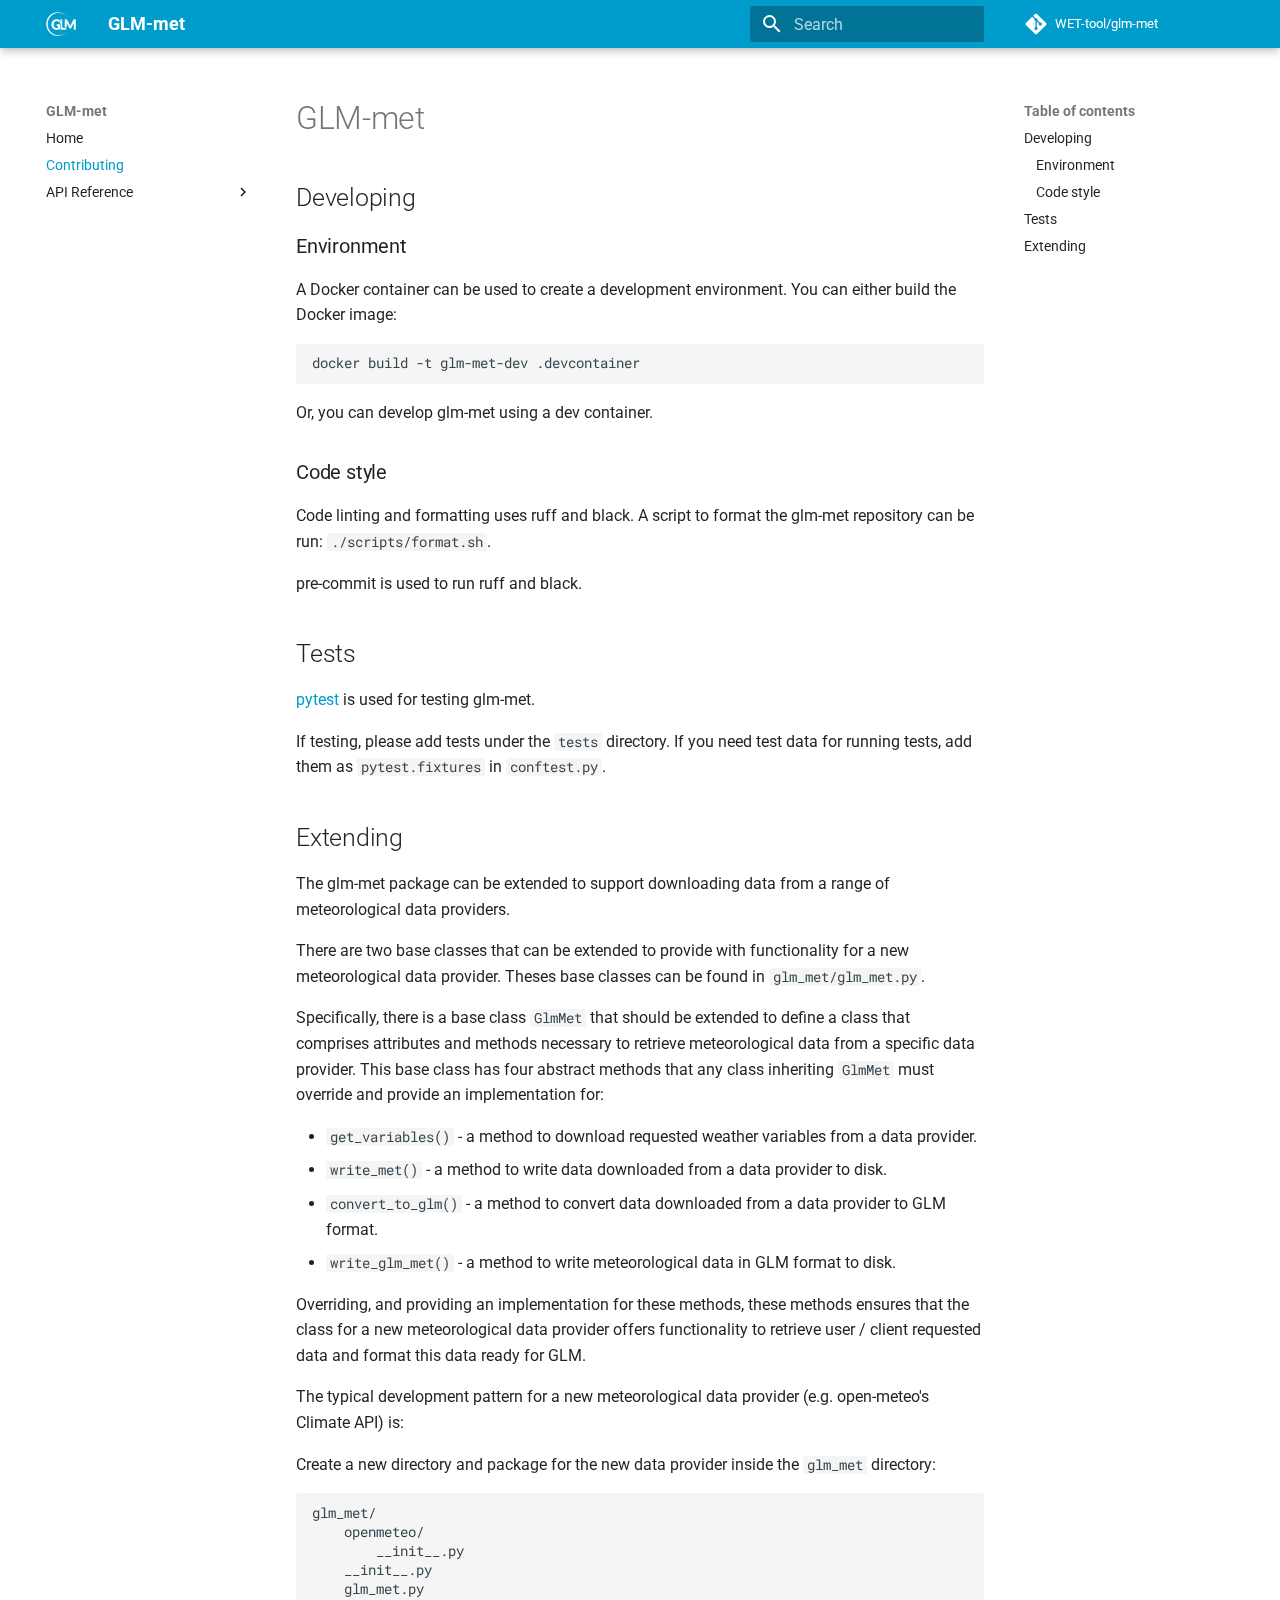
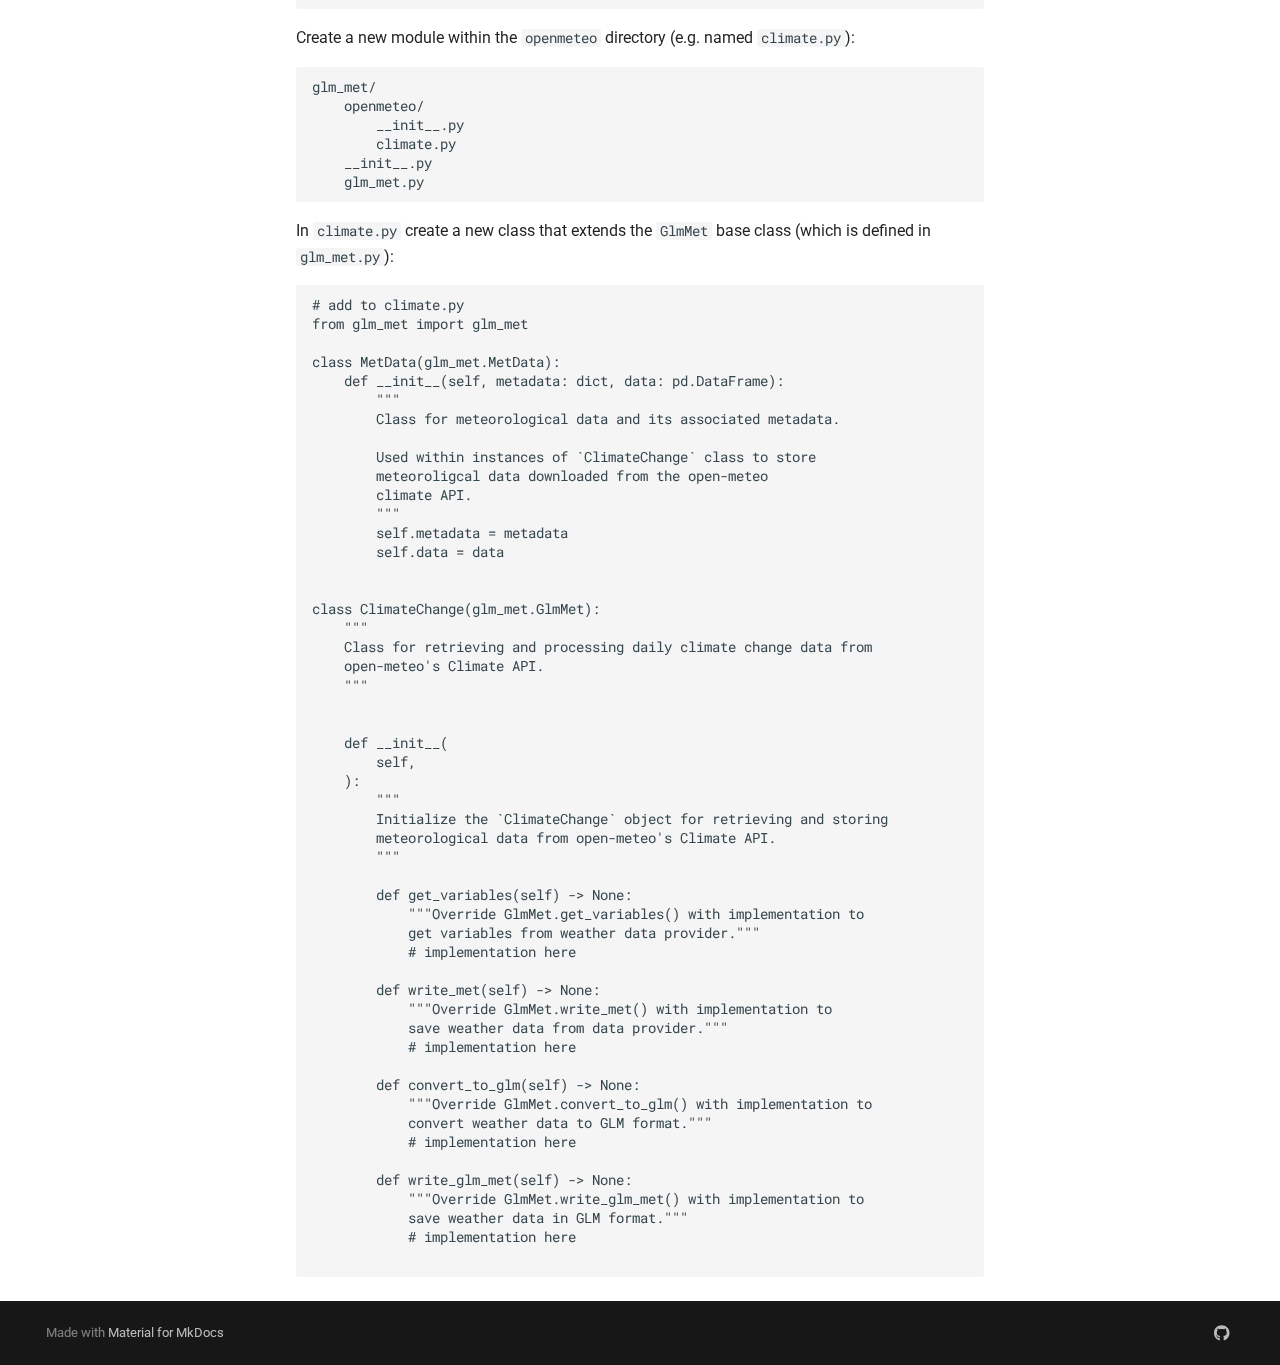
<file: contributing/index.html>
<!doctype html>
<html lang="en" class="no-js">
  <head>
    
      <meta charset="utf-8">
      <meta name="viewport" content="width=device-width,initial-scale=1">
      
      
      
      
        <link rel="prev" href="..">
      
      
        <link rel="next" href="../nasa_power/">
      
      <link rel="icon" href="../assets/images/favicon.png">
      <meta name="generator" content="mkdocs-1.4.3, mkdocs-material-9.1.19">
    
    
      
        <title>Contributing - GLM-met</title>
      
    
    
      <link rel="stylesheet" href="../assets/stylesheets/main.eebd395e.min.css">
      
      

    
    
    
      
        
        
        <link rel="preconnect" href="https://fonts.gstatic.com" crossorigin>
        <link rel="stylesheet" href="https://fonts.googleapis.com/css?family=Roboto:300,300i,400,400i,700,700i%7CRoboto+Mono:400,400i,700,700i&display=fallback">
        <style>:root{--md-text-font:"Roboto";--md-code-font:"Roboto Mono"}</style>
      
    
    
      <link rel="stylesheet" href="../assets/_mkdocstrings.css">
    
      <link rel="stylesheet" href="../css/extra.css">
    
    <script>__md_scope=new URL("..",location),__md_hash=e=>[...e].reduce((e,_)=>(e<<5)-e+_.charCodeAt(0),0),__md_get=(e,_=localStorage,t=__md_scope)=>JSON.parse(_.getItem(t.pathname+"."+e)),__md_set=(e,_,t=localStorage,a=__md_scope)=>{try{t.setItem(a.pathname+"."+e,JSON.stringify(_))}catch(e){}}</script>
    
      

    
    
    
  </head>
  
  
    <body dir="ltr">
  
    
    
      <script>var palette=__md_get("__palette");if(palette&&"object"==typeof palette.color)for(var key of Object.keys(palette.color))document.body.setAttribute("data-md-color-"+key,palette.color[key])</script>
    
    <input class="md-toggle" data-md-toggle="drawer" type="checkbox" id="__drawer" autocomplete="off">
    <input class="md-toggle" data-md-toggle="search" type="checkbox" id="__search" autocomplete="off">
    <label class="md-overlay" for="__drawer"></label>
    <div data-md-component="skip">
      
        
        <a href="#glm-met" class="md-skip">
          Skip to content
        </a>
      
    </div>
    <div data-md-component="announce">
      
    </div>
    
    
      

  

<header class="md-header md-header--shadow" data-md-component="header">
  <nav class="md-header__inner md-grid" aria-label="Header">
    <a href=".." title="GLM-met" class="md-header__button md-logo" aria-label="GLM-met" data-md-component="logo">
      
  <img src="../img/glm-icon2.png" alt="logo">

    </a>
    <label class="md-header__button md-icon" for="__drawer">
      <svg xmlns="http://www.w3.org/2000/svg" viewBox="0 0 24 24"><path d="M3 6h18v2H3V6m0 5h18v2H3v-2m0 5h18v2H3v-2Z"/></svg>
    </label>
    <div class="md-header__title" data-md-component="header-title">
      <div class="md-header__ellipsis">
        <div class="md-header__topic">
          <span class="md-ellipsis">
            GLM-met
          </span>
        </div>
        <div class="md-header__topic" data-md-component="header-topic">
          <span class="md-ellipsis">
            
              Contributing
            
          </span>
        </div>
      </div>
    </div>
    
    
    
      <label class="md-header__button md-icon" for="__search">
        <svg xmlns="http://www.w3.org/2000/svg" viewBox="0 0 24 24"><path d="M9.5 3A6.5 6.5 0 0 1 16 9.5c0 1.61-.59 3.09-1.56 4.23l.27.27h.79l5 5-1.5 1.5-5-5v-.79l-.27-.27A6.516 6.516 0 0 1 9.5 16 6.5 6.5 0 0 1 3 9.5 6.5 6.5 0 0 1 9.5 3m0 2C7 5 5 7 5 9.5S7 14 9.5 14 14 12 14 9.5 12 5 9.5 5Z"/></svg>
      </label>
      <div class="md-search" data-md-component="search" role="dialog">
  <label class="md-search__overlay" for="__search"></label>
  <div class="md-search__inner" role="search">
    <form class="md-search__form" name="search">
      <input type="text" class="md-search__input" name="query" aria-label="Search" placeholder="Search" autocapitalize="off" autocorrect="off" autocomplete="off" spellcheck="false" data-md-component="search-query" required>
      <label class="md-search__icon md-icon" for="__search">
        <svg xmlns="http://www.w3.org/2000/svg" viewBox="0 0 24 24"><path d="M9.5 3A6.5 6.5 0 0 1 16 9.5c0 1.61-.59 3.09-1.56 4.23l.27.27h.79l5 5-1.5 1.5-5-5v-.79l-.27-.27A6.516 6.516 0 0 1 9.5 16 6.5 6.5 0 0 1 3 9.5 6.5 6.5 0 0 1 9.5 3m0 2C7 5 5 7 5 9.5S7 14 9.5 14 14 12 14 9.5 12 5 9.5 5Z"/></svg>
        <svg xmlns="http://www.w3.org/2000/svg" viewBox="0 0 24 24"><path d="M20 11v2H8l5.5 5.5-1.42 1.42L4.16 12l7.92-7.92L13.5 5.5 8 11h12Z"/></svg>
      </label>
      <nav class="md-search__options" aria-label="Search">
        
        <button type="reset" class="md-search__icon md-icon" title="Clear" aria-label="Clear" tabindex="-1">
          <svg xmlns="http://www.w3.org/2000/svg" viewBox="0 0 24 24"><path d="M19 6.41 17.59 5 12 10.59 6.41 5 5 6.41 10.59 12 5 17.59 6.41 19 12 13.41 17.59 19 19 17.59 13.41 12 19 6.41Z"/></svg>
        </button>
      </nav>
      
    </form>
    <div class="md-search__output">
      <div class="md-search__scrollwrap" data-md-scrollfix>
        <div class="md-search-result" data-md-component="search-result">
          <div class="md-search-result__meta">
            Initializing search
          </div>
          <ol class="md-search-result__list" role="presentation"></ol>
        </div>
      </div>
    </div>
  </div>
</div>
    
    
      <div class="md-header__source">
        <a href="https://github.com/WET-tool/glm-met" title="Go to repository" class="md-source" data-md-component="source">
  <div class="md-source__icon md-icon">
    
    <svg xmlns="http://www.w3.org/2000/svg" viewBox="0 0 448 512"><!--! Font Awesome Free 6.4.0 by @fontawesome - https://fontawesome.com License - https://fontawesome.com/license/free (Icons: CC BY 4.0, Fonts: SIL OFL 1.1, Code: MIT License) Copyright 2023 Fonticons, Inc.--><path d="M439.55 236.05 244 40.45a28.87 28.87 0 0 0-40.81 0l-40.66 40.63 51.52 51.52c27.06-9.14 52.68 16.77 43.39 43.68l49.66 49.66c34.23-11.8 61.18 31 35.47 56.69-26.49 26.49-70.21-2.87-56-37.34L240.22 199v121.85c25.3 12.54 22.26 41.85 9.08 55a34.34 34.34 0 0 1-48.55 0c-17.57-17.6-11.07-46.91 11.25-56v-123c-20.8-8.51-24.6-30.74-18.64-45L142.57 101 8.45 235.14a28.86 28.86 0 0 0 0 40.81l195.61 195.6a28.86 28.86 0 0 0 40.8 0l194.69-194.69a28.86 28.86 0 0 0 0-40.81z"/></svg>
  </div>
  <div class="md-source__repository">
    WET-tool/glm-met
  </div>
</a>
      </div>
    
  </nav>
  
</header>
    
    <div class="md-container" data-md-component="container">
      
      
        
          
        
      
      <main class="md-main" data-md-component="main">
        <div class="md-main__inner md-grid">
          
            
              
              <div class="md-sidebar md-sidebar--primary" data-md-component="sidebar" data-md-type="navigation" >
                <div class="md-sidebar__scrollwrap">
                  <div class="md-sidebar__inner">
                    


<nav class="md-nav md-nav--primary" aria-label="Navigation" data-md-level="0">
  <label class="md-nav__title" for="__drawer">
    <a href=".." title="GLM-met" class="md-nav__button md-logo" aria-label="GLM-met" data-md-component="logo">
      
  <img src="../img/glm-icon2.png" alt="logo">

    </a>
    GLM-met
  </label>
  
    <div class="md-nav__source">
      <a href="https://github.com/WET-tool/glm-met" title="Go to repository" class="md-source" data-md-component="source">
  <div class="md-source__icon md-icon">
    
    <svg xmlns="http://www.w3.org/2000/svg" viewBox="0 0 448 512"><!--! Font Awesome Free 6.4.0 by @fontawesome - https://fontawesome.com License - https://fontawesome.com/license/free (Icons: CC BY 4.0, Fonts: SIL OFL 1.1, Code: MIT License) Copyright 2023 Fonticons, Inc.--><path d="M439.55 236.05 244 40.45a28.87 28.87 0 0 0-40.81 0l-40.66 40.63 51.52 51.52c27.06-9.14 52.68 16.77 43.39 43.68l49.66 49.66c34.23-11.8 61.18 31 35.47 56.69-26.49 26.49-70.21-2.87-56-37.34L240.22 199v121.85c25.3 12.54 22.26 41.85 9.08 55a34.34 34.34 0 0 1-48.55 0c-17.57-17.6-11.07-46.91 11.25-56v-123c-20.8-8.51-24.6-30.74-18.64-45L142.57 101 8.45 235.14a28.86 28.86 0 0 0 0 40.81l195.61 195.6a28.86 28.86 0 0 0 40.8 0l194.69-194.69a28.86 28.86 0 0 0 0-40.81z"/></svg>
  </div>
  <div class="md-source__repository">
    WET-tool/glm-met
  </div>
</a>
    </div>
  
  <ul class="md-nav__list" data-md-scrollfix>
    
      
      
      

  
  
  
    <li class="md-nav__item">
      <a href=".." class="md-nav__link">
        Home
      </a>
    </li>
  

    
      
      
      

  
  
    
  
  
    <li class="md-nav__item md-nav__item--active">
      
      <input class="md-nav__toggle md-toggle" type="checkbox" id="__toc">
      
      
        
      
      
        <label class="md-nav__link md-nav__link--active" for="__toc">
          Contributing
          <span class="md-nav__icon md-icon"></span>
        </label>
      
      <a href="./" class="md-nav__link md-nav__link--active">
        Contributing
      </a>
      
        

<nav class="md-nav md-nav--secondary" aria-label="Table of contents">
  
  
  
    
  
  
    <label class="md-nav__title" for="__toc">
      <span class="md-nav__icon md-icon"></span>
      Table of contents
    </label>
    <ul class="md-nav__list" data-md-component="toc" data-md-scrollfix>
      
        <li class="md-nav__item">
  <a href="#developing" class="md-nav__link">
    Developing
  </a>
  
    <nav class="md-nav" aria-label="Developing">
      <ul class="md-nav__list">
        
          <li class="md-nav__item">
  <a href="#environment" class="md-nav__link">
    Environment
  </a>
  
</li>
        
          <li class="md-nav__item">
  <a href="#code-style" class="md-nav__link">
    Code style
  </a>
  
</li>
        
      </ul>
    </nav>
  
</li>
      
        <li class="md-nav__item">
  <a href="#tests" class="md-nav__link">
    Tests
  </a>
  
</li>
      
        <li class="md-nav__item">
  <a href="#extending" class="md-nav__link">
    Extending
  </a>
  
</li>
      
    </ul>
  
</nav>
      
    </li>
  

    
      
      
      

  
  
  
    
    <li class="md-nav__item md-nav__item--nested">
      
      
      
      
      <input class="md-nav__toggle md-toggle " type="checkbox" id="__nav_3" >
      
      
      
        <label class="md-nav__link" for="__nav_3" id="__nav_3_label" tabindex="0">
          API Reference
          <span class="md-nav__icon md-icon"></span>
        </label>
      
      <nav class="md-nav" data-md-level="1" aria-labelledby="__nav_3_label" aria-expanded="false">
        <label class="md-nav__title" for="__nav_3">
          <span class="md-nav__icon md-icon"></span>
          API Reference
        </label>
        <ul class="md-nav__list" data-md-scrollfix>
          
            
              
  
  
  
    <li class="md-nav__item">
      <a href="../nasa_power/" class="md-nav__link">
        NASA POWER
      </a>
    </li>
  

            
          
            
              
  
  
  
    <li class="md-nav__item">
      <a href="../silo/" class="md-nav__link">
        SILO
      </a>
    </li>
  

            
          
        </ul>
      </nav>
    </li>
  

    
  </ul>
</nav>
                  </div>
                </div>
              </div>
            
            
              
              <div class="md-sidebar md-sidebar--secondary" data-md-component="sidebar" data-md-type="toc" >
                <div class="md-sidebar__scrollwrap">
                  <div class="md-sidebar__inner">
                    

<nav class="md-nav md-nav--secondary" aria-label="Table of contents">
  
  
  
    
  
  
    <label class="md-nav__title" for="__toc">
      <span class="md-nav__icon md-icon"></span>
      Table of contents
    </label>
    <ul class="md-nav__list" data-md-component="toc" data-md-scrollfix>
      
        <li class="md-nav__item">
  <a href="#developing" class="md-nav__link">
    Developing
  </a>
  
    <nav class="md-nav" aria-label="Developing">
      <ul class="md-nav__list">
        
          <li class="md-nav__item">
  <a href="#environment" class="md-nav__link">
    Environment
  </a>
  
</li>
        
          <li class="md-nav__item">
  <a href="#code-style" class="md-nav__link">
    Code style
  </a>
  
</li>
        
      </ul>
    </nav>
  
</li>
      
        <li class="md-nav__item">
  <a href="#tests" class="md-nav__link">
    Tests
  </a>
  
</li>
      
        <li class="md-nav__item">
  <a href="#extending" class="md-nav__link">
    Extending
  </a>
  
</li>
      
    </ul>
  
</nav>
                  </div>
                </div>
              </div>
            
          
          
            <div class="md-content" data-md-component="content">
              <article class="md-content__inner md-typeset">
                
                  

  
  


<h1 id="glm-met">GLM-met<a class="headerlink" href="#glm-met" title="Permanent link">&para;</a></h1>
<h2 id="developing">Developing<a class="headerlink" href="#developing" title="Permanent link">&para;</a></h2>
<h3 id="environment">Environment<a class="headerlink" href="#environment" title="Permanent link">&para;</a></h3>
<p>A Docker container can be used to create a development environment. You can either build the Docker image:</p>
<pre><code>docker build -t glm-met-dev .devcontainer
</code></pre>
<p>Or, you can develop glm-met using a dev container. </p>
<h3 id="code-style">Code style<a class="headerlink" href="#code-style" title="Permanent link">&para;</a></h3>
<p>Code linting and formatting uses ruff and black. A script to format the glm-met repository can be run: <code>./scripts/format.sh</code>. </p>
<p>pre-commit is used to run ruff and black. </p>
<h2 id="tests">Tests<a class="headerlink" href="#tests" title="Permanent link">&para;</a></h2>
<p><a href="https://docs.pytest.org/en/7.4.x/" target="_blank">pytest</a> is used for testing glm-met. </p>
<p>If testing, please add tests under the <code>tests</code> directory. If you need test data for running tests, add them as <code>pytest.fixtures</code> in <code>conftest.py</code>. </p>
<h2 id="extending">Extending<a class="headerlink" href="#extending" title="Permanent link">&para;</a></h2>
<p>The glm-met package can be extended to support downloading data from a range of meteorological data providers. </p>
<p>There are two base classes that can be extended to provide with functionality for a new meteorological data provider. Theses base classes can be found in <code>glm_met/glm_met.py</code>.</p>
<p>Specifically, there is a base class <code>GlmMet</code> that should be extended to define a class that comprises attributes and methods necessary to retrieve meteorological data from a specific data provider. This base class has four abstract methods that any class inheriting <code>GlmMet</code> must override and provide an implementation for:</p>
<ul>
<li><code>get_variables()</code> - a method to download requested weather variables from a data provider.</li>
<li><code>write_met()</code> - a method to write data downloaded from a data provider to disk.</li>
<li><code>convert_to_glm()</code> - a method to convert data downloaded from a data provider to GLM format.</li>
<li><code>write_glm_met()</code> - a method to write meteorological data in GLM format to disk. </li>
</ul>
<p>Overriding, and providing an implementation for these methods, these methods ensures that the class for a new meteorological data provider offers functionality to retrieve user / client requested data and format this data ready for GLM. </p>
<p>The typical development pattern for a new meteorological data provider (e.g. open-meteo's Climate API) is:</p>
<p>Create a new directory and package for the new data provider inside the <code>glm_met</code> directory:</p>
<pre><code>glm_met/
    openmeteo/
        __init__.py
    __init__.py
    glm_met.py
</code></pre>
<p>Create a new module within the <code>openmeteo</code> directory (e.g. named <code>climate.py</code>):</p>
<pre><code>glm_met/
    openmeteo/
        __init__.py
        climate.py
    __init__.py
    glm_met.py
</code></pre>
<p>In <code>climate.py</code> create a new class that extends the <code>GlmMet</code> base class (which is defined in <code>glm_met.py</code>):</p>
<pre><code># add to climate.py
from glm_met import glm_met

class MetData(glm_met.MetData):
    def __init__(self, metadata: dict, data: pd.DataFrame):
        &quot;&quot;&quot;
        Class for meteorological data and its associated metadata.

        Used within instances of `ClimateChange` class to store
        meteoroligcal data downloaded from the open-meteo
        climate API.
        &quot;&quot;&quot;
        self.metadata = metadata
        self.data = data


class ClimateChange(glm_met.GlmMet):
    &quot;&quot;&quot;
    Class for retrieving and processing daily climate change data from
    open-meteo's Climate API.
    &quot;&quot;&quot;


    def __init__(
        self,
    ):
        &quot;&quot;&quot;
        Initialize the `ClimateChange` object for retrieving and storing
        meteorological data from open-meteo's Climate API.
        &quot;&quot;&quot;

        def get_variables(self) -&gt; None:
            &quot;&quot;&quot;Override GlmMet.get_variables() with implementation to 
            get variables from weather data provider.&quot;&quot;&quot;
            # implementation here

        def write_met(self) -&gt; None:
            &quot;&quot;&quot;Override GlmMet.write_met() with implementation to
            save weather data from data provider.&quot;&quot;&quot;
            # implementation here

        def convert_to_glm(self) -&gt; None:
            &quot;&quot;&quot;Override GlmMet.convert_to_glm() with implementation to
            convert weather data to GLM format.&quot;&quot;&quot;
            # implementation here

        def write_glm_met(self) -&gt; None:
            &quot;&quot;&quot;Override GlmMet.write_glm_met() with implementation to
            save weather data in GLM format.&quot;&quot;&quot;
            # implementation here

</code></pre>





                
              </article>
            </div>
          
          
        </div>
        
      </main>
      
        <footer class="md-footer">
  
  <div class="md-footer-meta md-typeset">
    <div class="md-footer-meta__inner md-grid">
      <div class="md-copyright">
  
  
    Made with
    <a href="https://squidfunk.github.io/mkdocs-material/" target="_blank" rel="noopener">
      Material for MkDocs
    </a>
  
</div>
      
        <div class="md-social">
  
    
    
    
    
      
      
    
    <a href="https://github.com/" target="_blank" rel="noopener" title="github.com" class="md-social__link">
      <svg xmlns="http://www.w3.org/2000/svg" viewBox="0 0 496 512"><!--! Font Awesome Free 6.4.0 by @fontawesome - https://fontawesome.com License - https://fontawesome.com/license/free (Icons: CC BY 4.0, Fonts: SIL OFL 1.1, Code: MIT License) Copyright 2023 Fonticons, Inc.--><path d="M165.9 397.4c0 2-2.3 3.6-5.2 3.6-3.3.3-5.6-1.3-5.6-3.6 0-2 2.3-3.6 5.2-3.6 3-.3 5.6 1.3 5.6 3.6zm-31.1-4.5c-.7 2 1.3 4.3 4.3 4.9 2.6 1 5.6 0 6.2-2s-1.3-4.3-4.3-5.2c-2.6-.7-5.5.3-6.2 2.3zm44.2-1.7c-2.9.7-4.9 2.6-4.6 4.9.3 2 2.9 3.3 5.9 2.6 2.9-.7 4.9-2.6 4.6-4.6-.3-1.9-3-3.2-5.9-2.9zM244.8 8C106.1 8 0 113.3 0 252c0 110.9 69.8 205.8 169.5 239.2 12.8 2.3 17.3-5.6 17.3-12.1 0-6.2-.3-40.4-.3-61.4 0 0-70 15-84.7-29.8 0 0-11.4-29.1-27.8-36.6 0 0-22.9-15.7 1.6-15.4 0 0 24.9 2 38.6 25.8 21.9 38.6 58.6 27.5 72.9 20.9 2.3-16 8.8-27.1 16-33.7-55.9-6.2-112.3-14.3-112.3-110.5 0-27.5 7.6-41.3 23.6-58.9-2.6-6.5-11.1-33.3 2.6-67.9 20.9-6.5 69 27 69 27 20-5.6 41.5-8.5 62.8-8.5s42.8 2.9 62.8 8.5c0 0 48.1-33.6 69-27 13.7 34.7 5.2 61.4 2.6 67.9 16 17.7 25.8 31.5 25.8 58.9 0 96.5-58.9 104.2-114.8 110.5 9.2 7.9 17 22.9 17 46.4 0 33.7-.3 75.4-.3 83.6 0 6.5 4.6 14.4 17.3 12.1C428.2 457.8 496 362.9 496 252 496 113.3 383.5 8 244.8 8zM97.2 352.9c-1.3 1-1 3.3.7 5.2 1.6 1.6 3.9 2.3 5.2 1 1.3-1 1-3.3-.7-5.2-1.6-1.6-3.9-2.3-5.2-1zm-10.8-8.1c-.7 1.3.3 2.9 2.3 3.9 1.6 1 3.6.7 4.3-.7.7-1.3-.3-2.9-2.3-3.9-2-.6-3.6-.3-4.3.7zm32.4 35.6c-1.6 1.3-1 4.3 1.3 6.2 2.3 2.3 5.2 2.6 6.5 1 1.3-1.3.7-4.3-1.3-6.2-2.2-2.3-5.2-2.6-6.5-1zm-11.4-14.7c-1.6 1-1.6 3.6 0 5.9 1.6 2.3 4.3 3.3 5.6 2.3 1.6-1.3 1.6-3.9 0-6.2-1.4-2.3-4-3.3-5.6-2z"/></svg>
    </a>
  
</div>
      
    </div>
  </div>
</footer>
      
    </div>
    <div class="md-dialog" data-md-component="dialog">
      <div class="md-dialog__inner md-typeset"></div>
    </div>
    
    <script id="__config" type="application/json">{"base": "..", "features": [], "search": "../assets/javascripts/workers/search.74e28a9f.min.js", "translations": {"clipboard.copied": "Copied to clipboard", "clipboard.copy": "Copy to clipboard", "search.result.more.one": "1 more on this page", "search.result.more.other": "# more on this page", "search.result.none": "No matching documents", "search.result.one": "1 matching document", "search.result.other": "# matching documents", "search.result.placeholder": "Type to start searching", "search.result.term.missing": "Missing", "select.version": "Select version"}}</script>
    
    
      <script src="../assets/javascripts/bundle.220ee61c.min.js"></script>
      
    
  </body>
</html>
</file>
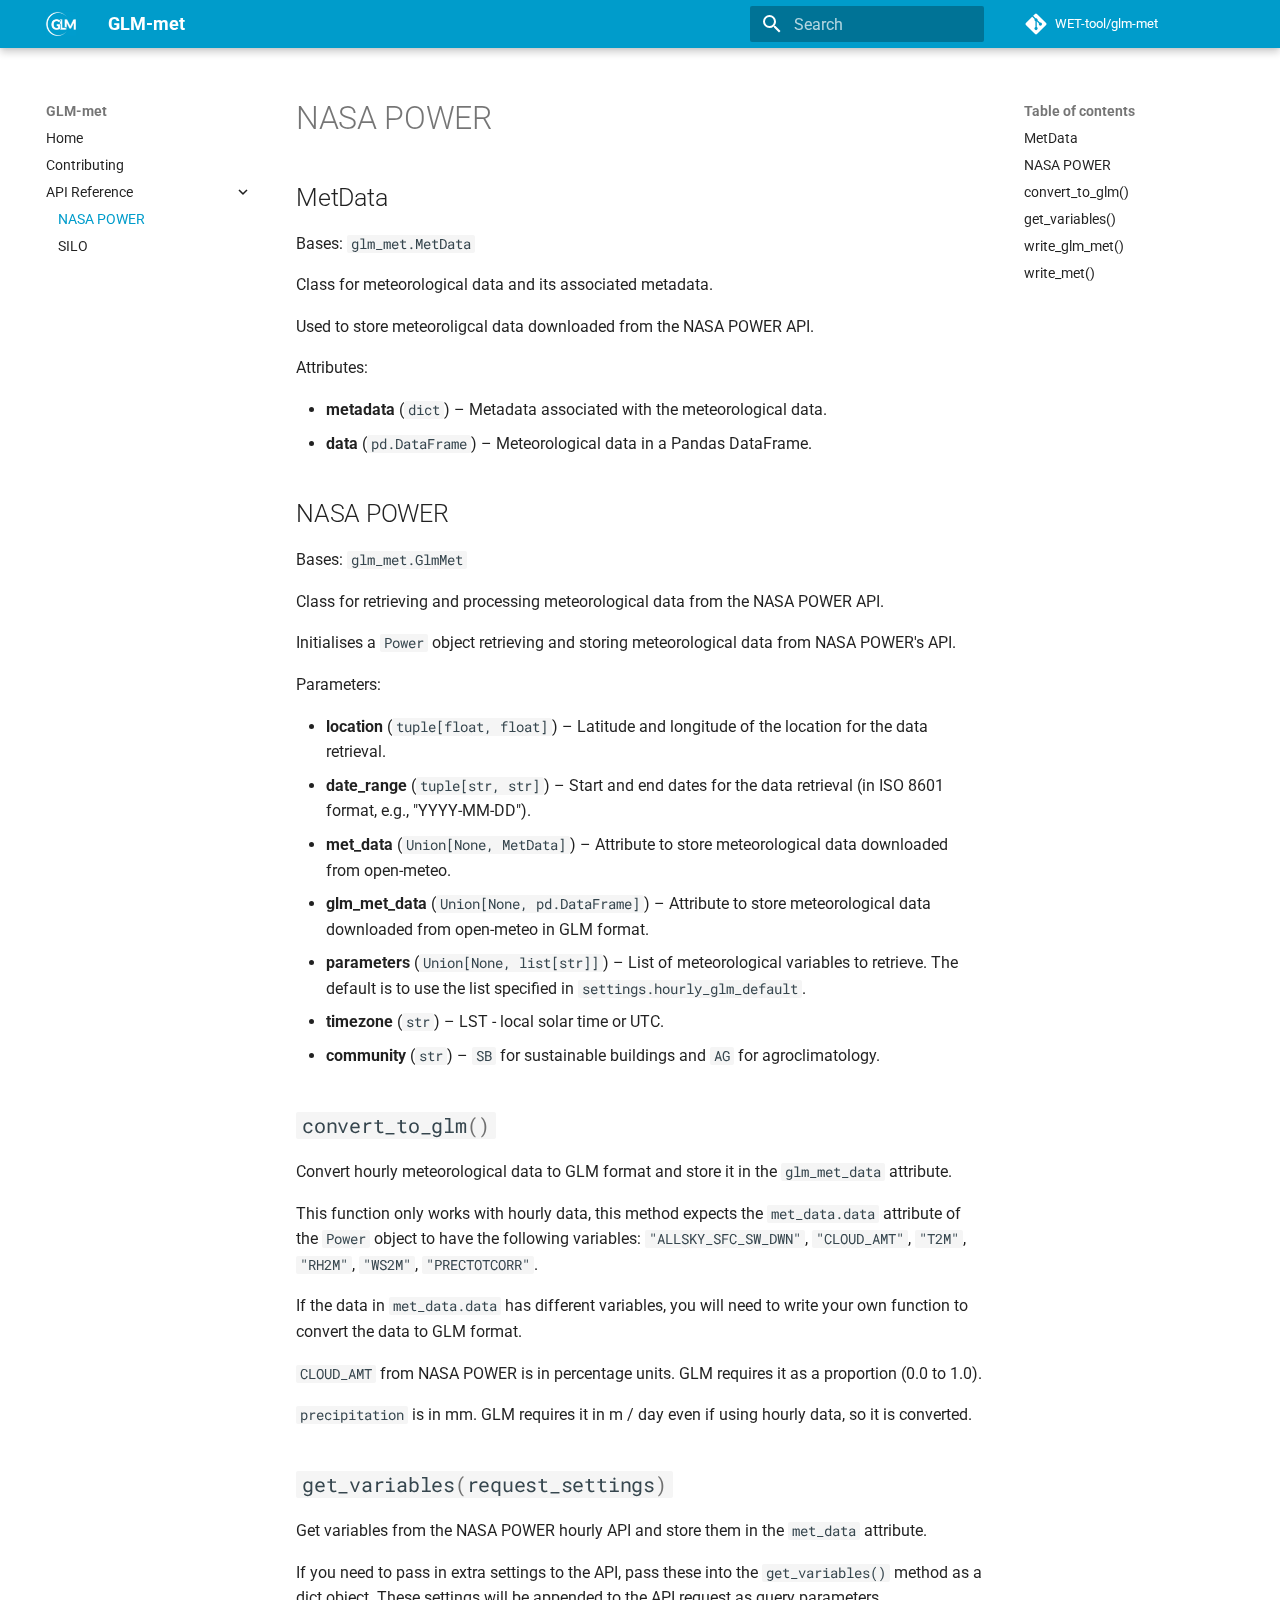
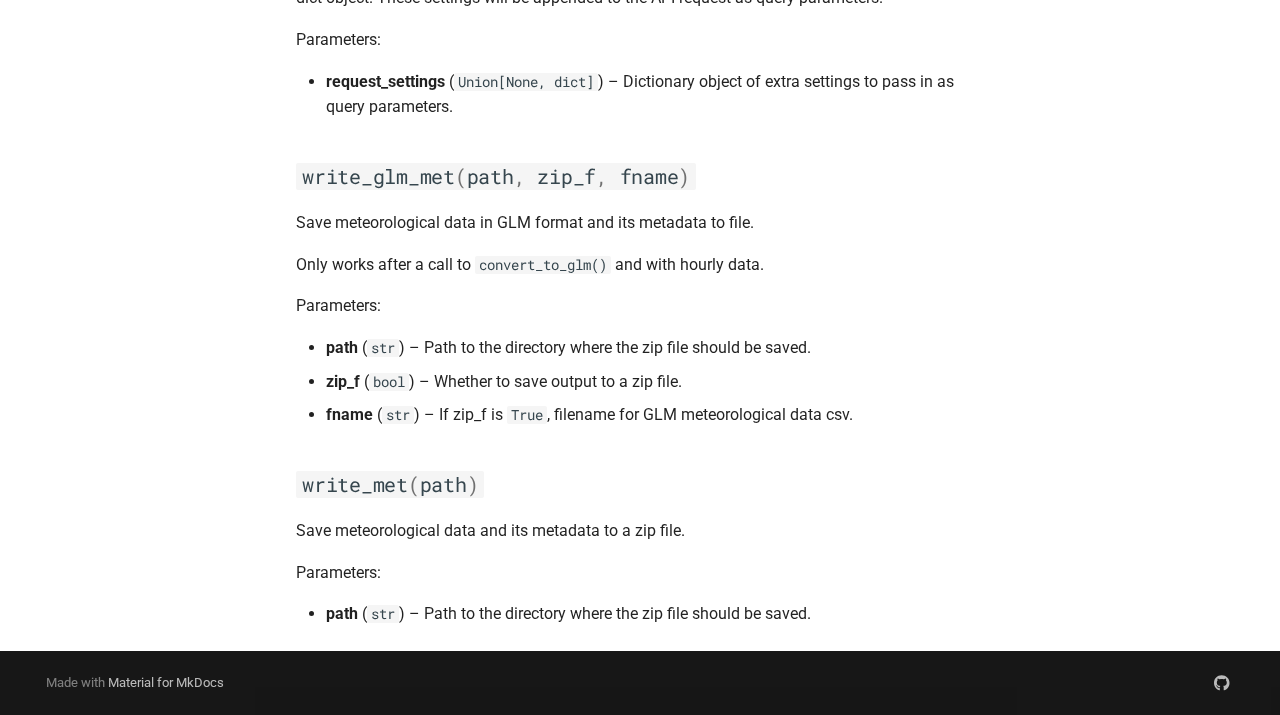
<file: nasa_power/index.html>
<!doctype html>
<html lang="en" class="no-js">
  <head>
    
      <meta charset="utf-8">
      <meta name="viewport" content="width=device-width,initial-scale=1">
      
      
      
      
        <link rel="prev" href="../contributing/">
      
      
        <link rel="next" href="../silo/">
      
      <link rel="icon" href="../assets/images/favicon.png">
      <meta name="generator" content="mkdocs-1.4.3, mkdocs-material-9.1.19">
    
    
      
        <title>NASA POWER - GLM-met</title>
      
    
    
      <link rel="stylesheet" href="../assets/stylesheets/main.eebd395e.min.css">
      
      

    
    
    
      
        
        
        <link rel="preconnect" href="https://fonts.gstatic.com" crossorigin>
        <link rel="stylesheet" href="https://fonts.googleapis.com/css?family=Roboto:300,300i,400,400i,700,700i%7CRoboto+Mono:400,400i,700,700i&display=fallback">
        <style>:root{--md-text-font:"Roboto";--md-code-font:"Roboto Mono"}</style>
      
    
    
      <link rel="stylesheet" href="../assets/_mkdocstrings.css">
    
      <link rel="stylesheet" href="../css/extra.css">
    
    <script>__md_scope=new URL("..",location),__md_hash=e=>[...e].reduce((e,_)=>(e<<5)-e+_.charCodeAt(0),0),__md_get=(e,_=localStorage,t=__md_scope)=>JSON.parse(_.getItem(t.pathname+"."+e)),__md_set=(e,_,t=localStorage,a=__md_scope)=>{try{t.setItem(a.pathname+"."+e,JSON.stringify(_))}catch(e){}}</script>
    
      

    
    
    
  </head>
  
  
    <body dir="ltr">
  
    
    
      <script>var palette=__md_get("__palette");if(palette&&"object"==typeof palette.color)for(var key of Object.keys(palette.color))document.body.setAttribute("data-md-color-"+key,palette.color[key])</script>
    
    <input class="md-toggle" data-md-toggle="drawer" type="checkbox" id="__drawer" autocomplete="off">
    <input class="md-toggle" data-md-toggle="search" type="checkbox" id="__search" autocomplete="off">
    <label class="md-overlay" for="__drawer"></label>
    <div data-md-component="skip">
      
        
        <a href="#metdata" class="md-skip">
          Skip to content
        </a>
      
    </div>
    <div data-md-component="announce">
      
    </div>
    
    
      

  

<header class="md-header md-header--shadow" data-md-component="header">
  <nav class="md-header__inner md-grid" aria-label="Header">
    <a href=".." title="GLM-met" class="md-header__button md-logo" aria-label="GLM-met" data-md-component="logo">
      
  <img src="../img/glm-icon2.png" alt="logo">

    </a>
    <label class="md-header__button md-icon" for="__drawer">
      <svg xmlns="http://www.w3.org/2000/svg" viewBox="0 0 24 24"><path d="M3 6h18v2H3V6m0 5h18v2H3v-2m0 5h18v2H3v-2Z"/></svg>
    </label>
    <div class="md-header__title" data-md-component="header-title">
      <div class="md-header__ellipsis">
        <div class="md-header__topic">
          <span class="md-ellipsis">
            GLM-met
          </span>
        </div>
        <div class="md-header__topic" data-md-component="header-topic">
          <span class="md-ellipsis">
            
              NASA POWER
            
          </span>
        </div>
      </div>
    </div>
    
    
    
      <label class="md-header__button md-icon" for="__search">
        <svg xmlns="http://www.w3.org/2000/svg" viewBox="0 0 24 24"><path d="M9.5 3A6.5 6.5 0 0 1 16 9.5c0 1.61-.59 3.09-1.56 4.23l.27.27h.79l5 5-1.5 1.5-5-5v-.79l-.27-.27A6.516 6.516 0 0 1 9.5 16 6.5 6.5 0 0 1 3 9.5 6.5 6.5 0 0 1 9.5 3m0 2C7 5 5 7 5 9.5S7 14 9.5 14 14 12 14 9.5 12 5 9.5 5Z"/></svg>
      </label>
      <div class="md-search" data-md-component="search" role="dialog">
  <label class="md-search__overlay" for="__search"></label>
  <div class="md-search__inner" role="search">
    <form class="md-search__form" name="search">
      <input type="text" class="md-search__input" name="query" aria-label="Search" placeholder="Search" autocapitalize="off" autocorrect="off" autocomplete="off" spellcheck="false" data-md-component="search-query" required>
      <label class="md-search__icon md-icon" for="__search">
        <svg xmlns="http://www.w3.org/2000/svg" viewBox="0 0 24 24"><path d="M9.5 3A6.5 6.5 0 0 1 16 9.5c0 1.61-.59 3.09-1.56 4.23l.27.27h.79l5 5-1.5 1.5-5-5v-.79l-.27-.27A6.516 6.516 0 0 1 9.5 16 6.5 6.5 0 0 1 3 9.5 6.5 6.5 0 0 1 9.5 3m0 2C7 5 5 7 5 9.5S7 14 9.5 14 14 12 14 9.5 12 5 9.5 5Z"/></svg>
        <svg xmlns="http://www.w3.org/2000/svg" viewBox="0 0 24 24"><path d="M20 11v2H8l5.5 5.5-1.42 1.42L4.16 12l7.92-7.92L13.5 5.5 8 11h12Z"/></svg>
      </label>
      <nav class="md-search__options" aria-label="Search">
        
        <button type="reset" class="md-search__icon md-icon" title="Clear" aria-label="Clear" tabindex="-1">
          <svg xmlns="http://www.w3.org/2000/svg" viewBox="0 0 24 24"><path d="M19 6.41 17.59 5 12 10.59 6.41 5 5 6.41 10.59 12 5 17.59 6.41 19 12 13.41 17.59 19 19 17.59 13.41 12 19 6.41Z"/></svg>
        </button>
      </nav>
      
    </form>
    <div class="md-search__output">
      <div class="md-search__scrollwrap" data-md-scrollfix>
        <div class="md-search-result" data-md-component="search-result">
          <div class="md-search-result__meta">
            Initializing search
          </div>
          <ol class="md-search-result__list" role="presentation"></ol>
        </div>
      </div>
    </div>
  </div>
</div>
    
    
      <div class="md-header__source">
        <a href="https://github.com/WET-tool/glm-met" title="Go to repository" class="md-source" data-md-component="source">
  <div class="md-source__icon md-icon">
    
    <svg xmlns="http://www.w3.org/2000/svg" viewBox="0 0 448 512"><!--! Font Awesome Free 6.4.0 by @fontawesome - https://fontawesome.com License - https://fontawesome.com/license/free (Icons: CC BY 4.0, Fonts: SIL OFL 1.1, Code: MIT License) Copyright 2023 Fonticons, Inc.--><path d="M439.55 236.05 244 40.45a28.87 28.87 0 0 0-40.81 0l-40.66 40.63 51.52 51.52c27.06-9.14 52.68 16.77 43.39 43.68l49.66 49.66c34.23-11.8 61.18 31 35.47 56.69-26.49 26.49-70.21-2.87-56-37.34L240.22 199v121.85c25.3 12.54 22.26 41.85 9.08 55a34.34 34.34 0 0 1-48.55 0c-17.57-17.6-11.07-46.91 11.25-56v-123c-20.8-8.51-24.6-30.74-18.64-45L142.57 101 8.45 235.14a28.86 28.86 0 0 0 0 40.81l195.61 195.6a28.86 28.86 0 0 0 40.8 0l194.69-194.69a28.86 28.86 0 0 0 0-40.81z"/></svg>
  </div>
  <div class="md-source__repository">
    WET-tool/glm-met
  </div>
</a>
      </div>
    
  </nav>
  
</header>
    
    <div class="md-container" data-md-component="container">
      
      
        
          
        
      
      <main class="md-main" data-md-component="main">
        <div class="md-main__inner md-grid">
          
            
              
              <div class="md-sidebar md-sidebar--primary" data-md-component="sidebar" data-md-type="navigation" >
                <div class="md-sidebar__scrollwrap">
                  <div class="md-sidebar__inner">
                    


<nav class="md-nav md-nav--primary" aria-label="Navigation" data-md-level="0">
  <label class="md-nav__title" for="__drawer">
    <a href=".." title="GLM-met" class="md-nav__button md-logo" aria-label="GLM-met" data-md-component="logo">
      
  <img src="../img/glm-icon2.png" alt="logo">

    </a>
    GLM-met
  </label>
  
    <div class="md-nav__source">
      <a href="https://github.com/WET-tool/glm-met" title="Go to repository" class="md-source" data-md-component="source">
  <div class="md-source__icon md-icon">
    
    <svg xmlns="http://www.w3.org/2000/svg" viewBox="0 0 448 512"><!--! Font Awesome Free 6.4.0 by @fontawesome - https://fontawesome.com License - https://fontawesome.com/license/free (Icons: CC BY 4.0, Fonts: SIL OFL 1.1, Code: MIT License) Copyright 2023 Fonticons, Inc.--><path d="M439.55 236.05 244 40.45a28.87 28.87 0 0 0-40.81 0l-40.66 40.63 51.52 51.52c27.06-9.14 52.68 16.77 43.39 43.68l49.66 49.66c34.23-11.8 61.18 31 35.47 56.69-26.49 26.49-70.21-2.87-56-37.34L240.22 199v121.85c25.3 12.54 22.26 41.85 9.08 55a34.34 34.34 0 0 1-48.55 0c-17.57-17.6-11.07-46.91 11.25-56v-123c-20.8-8.51-24.6-30.74-18.64-45L142.57 101 8.45 235.14a28.86 28.86 0 0 0 0 40.81l195.61 195.6a28.86 28.86 0 0 0 40.8 0l194.69-194.69a28.86 28.86 0 0 0 0-40.81z"/></svg>
  </div>
  <div class="md-source__repository">
    WET-tool/glm-met
  </div>
</a>
    </div>
  
  <ul class="md-nav__list" data-md-scrollfix>
    
      
      
      

  
  
  
    <li class="md-nav__item">
      <a href=".." class="md-nav__link">
        Home
      </a>
    </li>
  

    
      
      
      

  
  
  
    <li class="md-nav__item">
      <a href="../contributing/" class="md-nav__link">
        Contributing
      </a>
    </li>
  

    
      
      
      

  
  
    
  
  
    
    <li class="md-nav__item md-nav__item--active md-nav__item--nested">
      
      
      
      
      <input class="md-nav__toggle md-toggle " type="checkbox" id="__nav_3" checked>
      
      
      
        <label class="md-nav__link" for="__nav_3" id="__nav_3_label" tabindex="0">
          API Reference
          <span class="md-nav__icon md-icon"></span>
        </label>
      
      <nav class="md-nav" data-md-level="1" aria-labelledby="__nav_3_label" aria-expanded="true">
        <label class="md-nav__title" for="__nav_3">
          <span class="md-nav__icon md-icon"></span>
          API Reference
        </label>
        <ul class="md-nav__list" data-md-scrollfix>
          
            
              
  
  
    
  
  
    <li class="md-nav__item md-nav__item--active">
      
      <input class="md-nav__toggle md-toggle" type="checkbox" id="__toc">
      
      
      
        <label class="md-nav__link md-nav__link--active" for="__toc">
          NASA POWER
          <span class="md-nav__icon md-icon"></span>
        </label>
      
      <a href="./" class="md-nav__link md-nav__link--active">
        NASA POWER
      </a>
      
        

<nav class="md-nav md-nav--secondary" aria-label="Table of contents">
  
  
  
  
    <label class="md-nav__title" for="__toc">
      <span class="md-nav__icon md-icon"></span>
      Table of contents
    </label>
    <ul class="md-nav__list" data-md-component="toc" data-md-scrollfix>
      
        <li class="md-nav__item">
  <a href="#metdata" class="md-nav__link">
    MetData
  </a>
  
</li>
      
        <li class="md-nav__item">
  <a href="#nasa-power" class="md-nav__link">
    NASA POWER
  </a>
  
</li>
      
        <li class="md-nav__item">
  <a href="#glm_met.nasa_power.nasa_power.Power.convert_to_glm" class="md-nav__link">
    convert_to_glm()
  </a>
  
</li>
      
        <li class="md-nav__item">
  <a href="#glm_met.nasa_power.nasa_power.Power.get_variables" class="md-nav__link">
    get_variables()
  </a>
  
</li>
      
        <li class="md-nav__item">
  <a href="#glm_met.nasa_power.nasa_power.Power.write_glm_met" class="md-nav__link">
    write_glm_met()
  </a>
  
</li>
      
        <li class="md-nav__item">
  <a href="#glm_met.nasa_power.nasa_power.Power.write_met" class="md-nav__link">
    write_met()
  </a>
  
</li>
      
    </ul>
  
</nav>
      
    </li>
  

            
          
            
              
  
  
  
    <li class="md-nav__item">
      <a href="../silo/" class="md-nav__link">
        SILO
      </a>
    </li>
  

            
          
        </ul>
      </nav>
    </li>
  

    
  </ul>
</nav>
                  </div>
                </div>
              </div>
            
            
              
              <div class="md-sidebar md-sidebar--secondary" data-md-component="sidebar" data-md-type="toc" >
                <div class="md-sidebar__scrollwrap">
                  <div class="md-sidebar__inner">
                    

<nav class="md-nav md-nav--secondary" aria-label="Table of contents">
  
  
  
  
    <label class="md-nav__title" for="__toc">
      <span class="md-nav__icon md-icon"></span>
      Table of contents
    </label>
    <ul class="md-nav__list" data-md-component="toc" data-md-scrollfix>
      
        <li class="md-nav__item">
  <a href="#metdata" class="md-nav__link">
    MetData
  </a>
  
</li>
      
        <li class="md-nav__item">
  <a href="#nasa-power" class="md-nav__link">
    NASA POWER
  </a>
  
</li>
      
        <li class="md-nav__item">
  <a href="#glm_met.nasa_power.nasa_power.Power.convert_to_glm" class="md-nav__link">
    convert_to_glm()
  </a>
  
</li>
      
        <li class="md-nav__item">
  <a href="#glm_met.nasa_power.nasa_power.Power.get_variables" class="md-nav__link">
    get_variables()
  </a>
  
</li>
      
        <li class="md-nav__item">
  <a href="#glm_met.nasa_power.nasa_power.Power.write_glm_met" class="md-nav__link">
    write_glm_met()
  </a>
  
</li>
      
        <li class="md-nav__item">
  <a href="#glm_met.nasa_power.nasa_power.Power.write_met" class="md-nav__link">
    write_met()
  </a>
  
</li>
      
    </ul>
  
</nav>
                  </div>
                </div>
              </div>
            
          
          
            <div class="md-content" data-md-component="content">
              <article class="md-content__inner md-typeset">
                
                  

  
  


  <h1>NASA POWER</h1>

<h2 id="metdata">MetData<a class="headerlink" href="#metdata" title="Permanent link">&para;</a></h2>


<div class="doc doc-object doc-class">



  <div class="doc doc-contents first">
          <p class="doc doc-class-bases">
            Bases: <code><span title="glm_met.glm_met">glm_met</span>.<span title="glm_met.glm_met.MetData">MetData</span></code></p>

  
      <p>Class for meteorological data and its associated metadata.</p>
<p>Used  to store meteoroligcal data downloaded from the
NASA POWER API.</p>



  <p>Attributes:</p>
  <ul>
      <li class="field-body">
        <b>metadata</b>
            (<code>dict</code>)
        –
        <div class="doc-md-description">
          <p>Metadata associated with the meteorological data.</p>
        </div>
      </li>
      <li class="field-body">
        <b>data</b>
            (<code><span title="pandas">pd</span>.<span title="pandas.DataFrame">DataFrame</span></code>)
        –
        <div class="doc-md-description">
          <p>Meteorological data in a Pandas DataFrame.</p>
        </div>
      </li>
  </ul>


  

  <div class="doc doc-children">











  </div>

  </div>

</div><h2 id="nasa-power">NASA POWER<a class="headerlink" href="#nasa-power" title="Permanent link">&para;</a></h2>


<div class="doc doc-object doc-class">



  <div class="doc doc-contents first">
          <p class="doc doc-class-bases">
            Bases: <code><span title="glm_met.glm_met">glm_met</span>.<span title="glm_met.glm_met.GlmMet">GlmMet</span></code></p>

  
      <p>Class for retrieving and processing meteorological data from
the NASA POWER API.</p>
  
      <p>Initialises a <code>Power</code> object retrieving and storing
meteorological data from NASA POWER's API.</p>



  <p>Parameters:</p>
  <ul>
      <li class="field-body">
        <b>location</b>
            (<code>tuple[float, float]</code>)
        –
        <div class="doc-md-description">
          <p>Latitude and longitude of the location for the data retrieval.</p>
        </div>
      </li>
      <li class="field-body">
        <b>date_range</b>
            (<code>tuple[str, str]</code>)
        –
        <div class="doc-md-description">
          <p>Start and end dates for the data retrieval
(in ISO 8601 format, e.g., "YYYY-MM-DD").</p>
        </div>
      </li>
      <li class="field-body">
        <b>met_data</b>
            (<code><span title="typing.Union">Union</span>[None, <span title="glm_met.nasa_power.nasa_power.MetData">MetData</span>]</code>)
        –
        <div class="doc-md-description">
          <p>Attribute to store meteorological data downloaded from open-meteo.</p>
        </div>
      </li>
      <li class="field-body">
        <b>glm_met_data</b>
            (<code><span title="typing.Union">Union</span>[None, <span title="pandas">pd</span>.<span title="pandas.DataFrame">DataFrame</span>]</code>)
        –
        <div class="doc-md-description">
          <p>Attribute to store meteorological data downloaded from open-meteo
in GLM format.</p>
        </div>
      </li>
      <li class="field-body">
        <b>parameters</b>
            (<code><span title="typing.Union">Union</span>[None, list[str]]</code>)
        –
        <div class="doc-md-description">
          <p>List of meteorological variables to retrieve. The default is
to use the list specified in <code>settings.hourly_glm_default</code>.</p>
        </div>
      </li>
      <li class="field-body">
        <b>timezone</b>
            (<code>str</code>)
        –
        <div class="doc-md-description">
          <p>LST - local solar time or UTC.</p>
        </div>
      </li>
      <li class="field-body">
        <b>community</b>
            (<code>str</code>)
        –
        <div class="doc-md-description">
          <p><code>SB</code> for sustainable buildings and <code>AG</code> for agroclimatology.</p>
        </div>
      </li>
  </ul>


  

  <div class="doc doc-children">










<div class="doc doc-object doc-function">



<h2 id="glm_met.nasa_power.nasa_power.Power.convert_to_glm" class="doc doc-heading">
<code class="highlight language-python"><span class="n">convert_to_glm</span><span class="p">()</span></code>

<a href="#glm_met.nasa_power.nasa_power.Power.convert_to_glm" class="headerlink" title="Permanent link">&para;</a></h2>


  <div class="doc doc-contents ">
  
      <p>Convert hourly meteorological data to GLM format
and store it in the <code>glm_met_data</code> attribute.</p>
<p>This function only works with hourly data, this method expects the
<code>met_data.data</code> attribute of the <code>Power</code> object to have the
following variables: <code>"ALLSKY_SFC_SW_DWN"</code>, <code>"CLOUD_AMT"</code>, <code>"T2M"</code>, <code>"RH2M"</code>,
<code>"WS2M"</code>, <code>"PRECTOTCORR"</code>.</p>
<p>If the data in <code>met_data.data</code> has different
variables, you will need to write your own function to convert the data
to GLM format.</p>
<p><code>CLOUD_AMT</code> from NASA POWER is in percentage units. GLM requires it as
a proportion (0.0 to 1.0).</p>
<p><code>precipitation</code> is in mm. GLM requires it in m / day even if
using hourly data, so it is converted.</p>

  </div>

</div>


<div class="doc doc-object doc-function">



<h2 id="glm_met.nasa_power.nasa_power.Power.get_variables" class="doc doc-heading">
<code class="highlight language-python"><span class="n">get_variables</span><span class="p">(</span><span class="n">request_settings</span><span class="p">)</span></code>

<a href="#glm_met.nasa_power.nasa_power.Power.get_variables" class="headerlink" title="Permanent link">&para;</a></h2>


  <div class="doc doc-contents ">
  
      <p>Get variables from the NASA POWER hourly API and store them
in the <code>met_data</code> attribute.</p>
<p>If you need to pass in extra settings to the API, pass these into
the <code>get_variables()</code> method as a dict object. These settings will
be appended to the API request as query parameters.</p>



  <p>Parameters:</p>
  <ul>
      <li class="field-body">
        <b>request_settings</b>
            (<code><span title="typing.Union">Union</span>[None, dict]</code>)
        –
        <div class="doc-md-description">
          <p>Dictionary object of extra settings to pass in as query parameters.</p>
        </div>
      </li>
  </ul>

  </div>

</div>


<div class="doc doc-object doc-function">



<h2 id="glm_met.nasa_power.nasa_power.Power.write_glm_met" class="doc doc-heading">
<code class="highlight language-python"><span class="n">write_glm_met</span><span class="p">(</span><span class="n">path</span><span class="p">,</span> <span class="n">zip_f</span><span class="p">,</span> <span class="n">fname</span><span class="p">)</span></code>

<a href="#glm_met.nasa_power.nasa_power.Power.write_glm_met" class="headerlink" title="Permanent link">&para;</a></h2>


  <div class="doc doc-contents ">
  
      <p>Save meteorological data in GLM format and its metadata to file.</p>
<p>Only works after a call to <code>convert_to_glm()</code> and with hourly
data.</p>



  <p>Parameters:</p>
  <ul>
      <li class="field-body">
        <b>path</b>
            (<code>str</code>)
        –
        <div class="doc-md-description">
          <p>Path to the directory where the zip file should be saved.</p>
        </div>
      </li>
      <li class="field-body">
        <b>zip_f</b>
            (<code>bool</code>)
        –
        <div class="doc-md-description">
          <p>Whether to save output to a zip file.</p>
        </div>
      </li>
      <li class="field-body">
        <b>fname</b>
            (<code>str</code>)
        –
        <div class="doc-md-description">
          <p>If zip_f is <code>True</code>, filename for GLM meteorological data csv.</p>
        </div>
      </li>
  </ul>

  </div>

</div>


<div class="doc doc-object doc-function">



<h2 id="glm_met.nasa_power.nasa_power.Power.write_met" class="doc doc-heading">
<code class="highlight language-python"><span class="n">write_met</span><span class="p">(</span><span class="n">path</span><span class="p">)</span></code>

<a href="#glm_met.nasa_power.nasa_power.Power.write_met" class="headerlink" title="Permanent link">&para;</a></h2>


  <div class="doc doc-contents ">
  
      <p>Save meteorological data and its metadata to a zip file.</p>



  <p>Parameters:</p>
  <ul>
      <li class="field-body">
        <b>path</b>
            (<code>str</code>)
        –
        <div class="doc-md-description">
          <p>Path to the directory where the zip file should be saved.</p>
        </div>
      </li>
  </ul>

  </div>

</div>



  </div>

  </div>

</div>





                
              </article>
            </div>
          
          
        </div>
        
      </main>
      
        <footer class="md-footer">
  
  <div class="md-footer-meta md-typeset">
    <div class="md-footer-meta__inner md-grid">
      <div class="md-copyright">
  
  
    Made with
    <a href="https://squidfunk.github.io/mkdocs-material/" target="_blank" rel="noopener">
      Material for MkDocs
    </a>
  
</div>
      
        <div class="md-social">
  
    
    
    
    
      
      
    
    <a href="https://github.com/" target="_blank" rel="noopener" title="github.com" class="md-social__link">
      <svg xmlns="http://www.w3.org/2000/svg" viewBox="0 0 496 512"><!--! Font Awesome Free 6.4.0 by @fontawesome - https://fontawesome.com License - https://fontawesome.com/license/free (Icons: CC BY 4.0, Fonts: SIL OFL 1.1, Code: MIT License) Copyright 2023 Fonticons, Inc.--><path d="M165.9 397.4c0 2-2.3 3.6-5.2 3.6-3.3.3-5.6-1.3-5.6-3.6 0-2 2.3-3.6 5.2-3.6 3-.3 5.6 1.3 5.6 3.6zm-31.1-4.5c-.7 2 1.3 4.3 4.3 4.9 2.6 1 5.6 0 6.2-2s-1.3-4.3-4.3-5.2c-2.6-.7-5.5.3-6.2 2.3zm44.2-1.7c-2.9.7-4.9 2.6-4.6 4.9.3 2 2.9 3.3 5.9 2.6 2.9-.7 4.9-2.6 4.6-4.6-.3-1.9-3-3.2-5.9-2.9zM244.8 8C106.1 8 0 113.3 0 252c0 110.9 69.8 205.8 169.5 239.2 12.8 2.3 17.3-5.6 17.3-12.1 0-6.2-.3-40.4-.3-61.4 0 0-70 15-84.7-29.8 0 0-11.4-29.1-27.8-36.6 0 0-22.9-15.7 1.6-15.4 0 0 24.9 2 38.6 25.8 21.9 38.6 58.6 27.5 72.9 20.9 2.3-16 8.8-27.1 16-33.7-55.9-6.2-112.3-14.3-112.3-110.5 0-27.5 7.6-41.3 23.6-58.9-2.6-6.5-11.1-33.3 2.6-67.9 20.9-6.5 69 27 69 27 20-5.6 41.5-8.5 62.8-8.5s42.8 2.9 62.8 8.5c0 0 48.1-33.6 69-27 13.7 34.7 5.2 61.4 2.6 67.9 16 17.7 25.8 31.5 25.8 58.9 0 96.5-58.9 104.2-114.8 110.5 9.2 7.9 17 22.9 17 46.4 0 33.7-.3 75.4-.3 83.6 0 6.5 4.6 14.4 17.3 12.1C428.2 457.8 496 362.9 496 252 496 113.3 383.5 8 244.8 8zM97.2 352.9c-1.3 1-1 3.3.7 5.2 1.6 1.6 3.9 2.3 5.2 1 1.3-1 1-3.3-.7-5.2-1.6-1.6-3.9-2.3-5.2-1zm-10.8-8.1c-.7 1.3.3 2.9 2.3 3.9 1.6 1 3.6.7 4.3-.7.7-1.3-.3-2.9-2.3-3.9-2-.6-3.6-.3-4.3.7zm32.4 35.6c-1.6 1.3-1 4.3 1.3 6.2 2.3 2.3 5.2 2.6 6.5 1 1.3-1.3.7-4.3-1.3-6.2-2.2-2.3-5.2-2.6-6.5-1zm-11.4-14.7c-1.6 1-1.6 3.6 0 5.9 1.6 2.3 4.3 3.3 5.6 2.3 1.6-1.3 1.6-3.9 0-6.2-1.4-2.3-4-3.3-5.6-2z"/></svg>
    </a>
  
</div>
      
    </div>
  </div>
</footer>
      
    </div>
    <div class="md-dialog" data-md-component="dialog">
      <div class="md-dialog__inner md-typeset"></div>
    </div>
    
    <script id="__config" type="application/json">{"base": "..", "features": [], "search": "../assets/javascripts/workers/search.74e28a9f.min.js", "translations": {"clipboard.copied": "Copied to clipboard", "clipboard.copy": "Copy to clipboard", "search.result.more.one": "1 more on this page", "search.result.more.other": "# more on this page", "search.result.none": "No matching documents", "search.result.one": "1 matching document", "search.result.other": "# matching documents", "search.result.placeholder": "Type to start searching", "search.result.term.missing": "Missing", "select.version": "Select version"}}</script>
    
    
      <script src="../assets/javascripts/bundle.220ee61c.min.js"></script>
      
    
  </body>
</html>
</file>
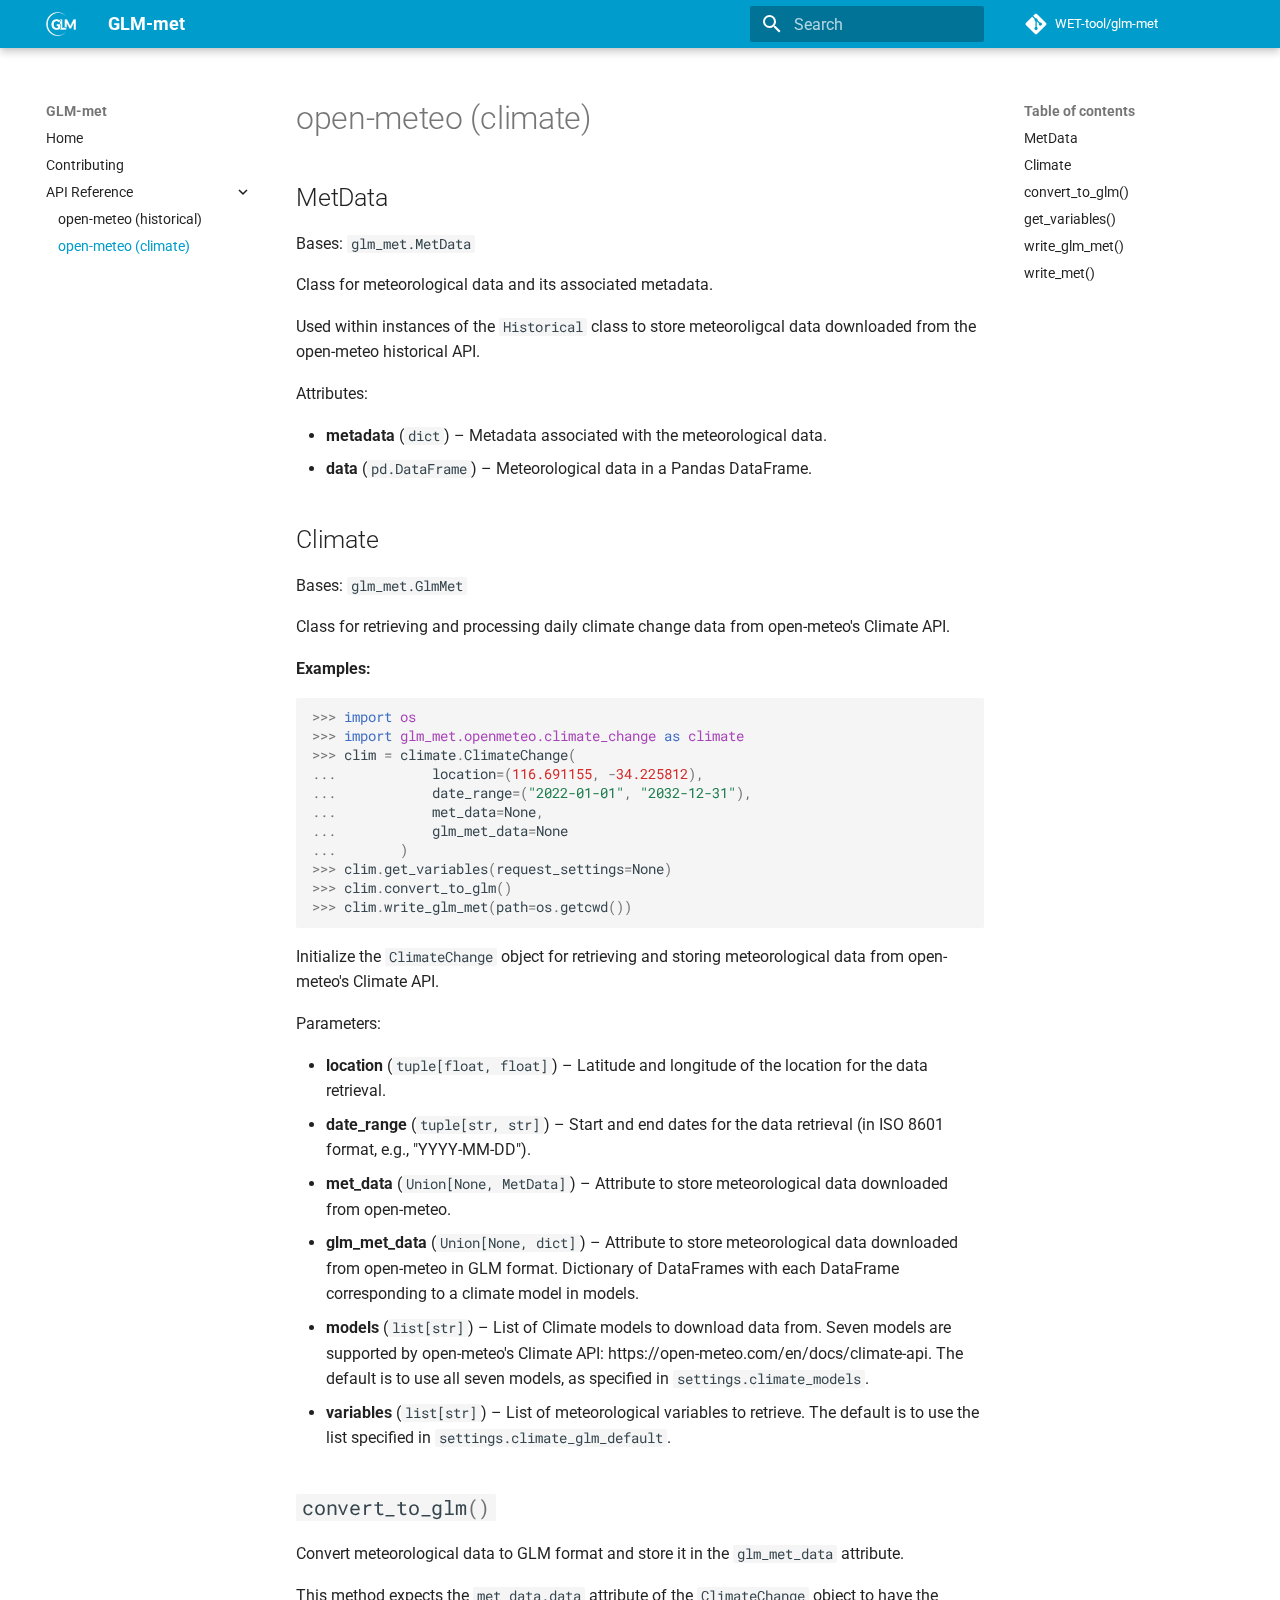
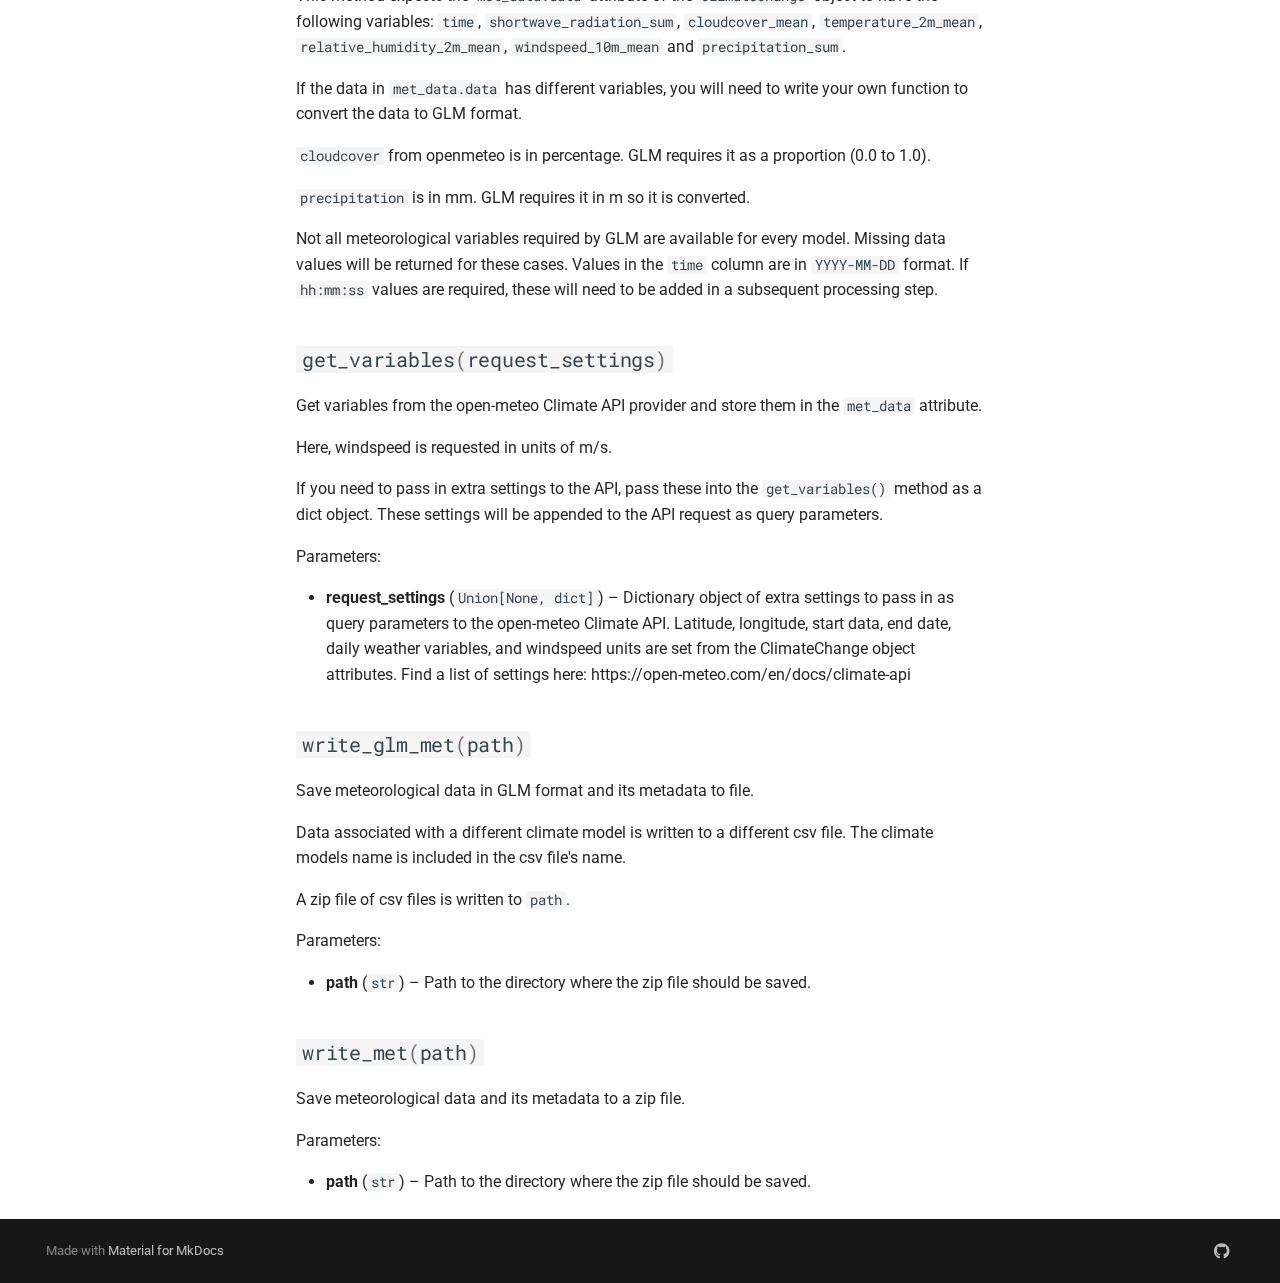
<file: open-meteo-climate/index.html>
<!doctype html>
<html lang="en" class="no-js">
  <head>
    
      <meta charset="utf-8">
      <meta name="viewport" content="width=device-width,initial-scale=1">
      
      
      
      
        <link rel="prev" href="../open-meteo-historical/">
      
      
      <link rel="icon" href="../assets/images/favicon.png">
      <meta name="generator" content="mkdocs-1.4.3, mkdocs-material-9.1.19">
    
    
      
        <title>open-meteo (climate) - GLM-met</title>
      
    
    
      <link rel="stylesheet" href="../assets/stylesheets/main.eebd395e.min.css">
      
      

    
    
    
      
        
        
        <link rel="preconnect" href="https://fonts.gstatic.com" crossorigin>
        <link rel="stylesheet" href="https://fonts.googleapis.com/css?family=Roboto:300,300i,400,400i,700,700i%7CRoboto+Mono:400,400i,700,700i&display=fallback">
        <style>:root{--md-text-font:"Roboto";--md-code-font:"Roboto Mono"}</style>
      
    
    
      <link rel="stylesheet" href="../assets/_mkdocstrings.css">
    
      <link rel="stylesheet" href="../css/extra.css">
    
    <script>__md_scope=new URL("..",location),__md_hash=e=>[...e].reduce((e,_)=>(e<<5)-e+_.charCodeAt(0),0),__md_get=(e,_=localStorage,t=__md_scope)=>JSON.parse(_.getItem(t.pathname+"."+e)),__md_set=(e,_,t=localStorage,a=__md_scope)=>{try{t.setItem(a.pathname+"."+e,JSON.stringify(_))}catch(e){}}</script>
    
      

    
    
    
  </head>
  
  
    <body dir="ltr">
  
    
    
      <script>var palette=__md_get("__palette");if(palette&&"object"==typeof palette.color)for(var key of Object.keys(palette.color))document.body.setAttribute("data-md-color-"+key,palette.color[key])</script>
    
    <input class="md-toggle" data-md-toggle="drawer" type="checkbox" id="__drawer" autocomplete="off">
    <input class="md-toggle" data-md-toggle="search" type="checkbox" id="__search" autocomplete="off">
    <label class="md-overlay" for="__drawer"></label>
    <div data-md-component="skip">
      
        
        <a href="#metdata" class="md-skip">
          Skip to content
        </a>
      
    </div>
    <div data-md-component="announce">
      
    </div>
    
    
      

  

<header class="md-header md-header--shadow" data-md-component="header">
  <nav class="md-header__inner md-grid" aria-label="Header">
    <a href=".." title="GLM-met" class="md-header__button md-logo" aria-label="GLM-met" data-md-component="logo">
      
  <img src="../img/glm-icon2.png" alt="logo">

    </a>
    <label class="md-header__button md-icon" for="__drawer">
      <svg xmlns="http://www.w3.org/2000/svg" viewBox="0 0 24 24"><path d="M3 6h18v2H3V6m0 5h18v2H3v-2m0 5h18v2H3v-2Z"/></svg>
    </label>
    <div class="md-header__title" data-md-component="header-title">
      <div class="md-header__ellipsis">
        <div class="md-header__topic">
          <span class="md-ellipsis">
            GLM-met
          </span>
        </div>
        <div class="md-header__topic" data-md-component="header-topic">
          <span class="md-ellipsis">
            
              open-meteo (climate)
            
          </span>
        </div>
      </div>
    </div>
    
    
    
      <label class="md-header__button md-icon" for="__search">
        <svg xmlns="http://www.w3.org/2000/svg" viewBox="0 0 24 24"><path d="M9.5 3A6.5 6.5 0 0 1 16 9.5c0 1.61-.59 3.09-1.56 4.23l.27.27h.79l5 5-1.5 1.5-5-5v-.79l-.27-.27A6.516 6.516 0 0 1 9.5 16 6.5 6.5 0 0 1 3 9.5 6.5 6.5 0 0 1 9.5 3m0 2C7 5 5 7 5 9.5S7 14 9.5 14 14 12 14 9.5 12 5 9.5 5Z"/></svg>
      </label>
      <div class="md-search" data-md-component="search" role="dialog">
  <label class="md-search__overlay" for="__search"></label>
  <div class="md-search__inner" role="search">
    <form class="md-search__form" name="search">
      <input type="text" class="md-search__input" name="query" aria-label="Search" placeholder="Search" autocapitalize="off" autocorrect="off" autocomplete="off" spellcheck="false" data-md-component="search-query" required>
      <label class="md-search__icon md-icon" for="__search">
        <svg xmlns="http://www.w3.org/2000/svg" viewBox="0 0 24 24"><path d="M9.5 3A6.5 6.5 0 0 1 16 9.5c0 1.61-.59 3.09-1.56 4.23l.27.27h.79l5 5-1.5 1.5-5-5v-.79l-.27-.27A6.516 6.516 0 0 1 9.5 16 6.5 6.5 0 0 1 3 9.5 6.5 6.5 0 0 1 9.5 3m0 2C7 5 5 7 5 9.5S7 14 9.5 14 14 12 14 9.5 12 5 9.5 5Z"/></svg>
        <svg xmlns="http://www.w3.org/2000/svg" viewBox="0 0 24 24"><path d="M20 11v2H8l5.5 5.5-1.42 1.42L4.16 12l7.92-7.92L13.5 5.5 8 11h12Z"/></svg>
      </label>
      <nav class="md-search__options" aria-label="Search">
        
        <button type="reset" class="md-search__icon md-icon" title="Clear" aria-label="Clear" tabindex="-1">
          <svg xmlns="http://www.w3.org/2000/svg" viewBox="0 0 24 24"><path d="M19 6.41 17.59 5 12 10.59 6.41 5 5 6.41 10.59 12 5 17.59 6.41 19 12 13.41 17.59 19 19 17.59 13.41 12 19 6.41Z"/></svg>
        </button>
      </nav>
      
    </form>
    <div class="md-search__output">
      <div class="md-search__scrollwrap" data-md-scrollfix>
        <div class="md-search-result" data-md-component="search-result">
          <div class="md-search-result__meta">
            Initializing search
          </div>
          <ol class="md-search-result__list" role="presentation"></ol>
        </div>
      </div>
    </div>
  </div>
</div>
    
    
      <div class="md-header__source">
        <a href="https://github.com/WET-tool/glm-met" title="Go to repository" class="md-source" data-md-component="source">
  <div class="md-source__icon md-icon">
    
    <svg xmlns="http://www.w3.org/2000/svg" viewBox="0 0 448 512"><!--! Font Awesome Free 6.4.0 by @fontawesome - https://fontawesome.com License - https://fontawesome.com/license/free (Icons: CC BY 4.0, Fonts: SIL OFL 1.1, Code: MIT License) Copyright 2023 Fonticons, Inc.--><path d="M439.55 236.05 244 40.45a28.87 28.87 0 0 0-40.81 0l-40.66 40.63 51.52 51.52c27.06-9.14 52.68 16.77 43.39 43.68l49.66 49.66c34.23-11.8 61.18 31 35.47 56.69-26.49 26.49-70.21-2.87-56-37.34L240.22 199v121.85c25.3 12.54 22.26 41.85 9.08 55a34.34 34.34 0 0 1-48.55 0c-17.57-17.6-11.07-46.91 11.25-56v-123c-20.8-8.51-24.6-30.74-18.64-45L142.57 101 8.45 235.14a28.86 28.86 0 0 0 0 40.81l195.61 195.6a28.86 28.86 0 0 0 40.8 0l194.69-194.69a28.86 28.86 0 0 0 0-40.81z"/></svg>
  </div>
  <div class="md-source__repository">
    WET-tool/glm-met
  </div>
</a>
      </div>
    
  </nav>
  
</header>
    
    <div class="md-container" data-md-component="container">
      
      
        
          
        
      
      <main class="md-main" data-md-component="main">
        <div class="md-main__inner md-grid">
          
            
              
              <div class="md-sidebar md-sidebar--primary" data-md-component="sidebar" data-md-type="navigation" >
                <div class="md-sidebar__scrollwrap">
                  <div class="md-sidebar__inner">
                    


<nav class="md-nav md-nav--primary" aria-label="Navigation" data-md-level="0">
  <label class="md-nav__title" for="__drawer">
    <a href=".." title="GLM-met" class="md-nav__button md-logo" aria-label="GLM-met" data-md-component="logo">
      
  <img src="../img/glm-icon2.png" alt="logo">

    </a>
    GLM-met
  </label>
  
    <div class="md-nav__source">
      <a href="https://github.com/WET-tool/glm-met" title="Go to repository" class="md-source" data-md-component="source">
  <div class="md-source__icon md-icon">
    
    <svg xmlns="http://www.w3.org/2000/svg" viewBox="0 0 448 512"><!--! Font Awesome Free 6.4.0 by @fontawesome - https://fontawesome.com License - https://fontawesome.com/license/free (Icons: CC BY 4.0, Fonts: SIL OFL 1.1, Code: MIT License) Copyright 2023 Fonticons, Inc.--><path d="M439.55 236.05 244 40.45a28.87 28.87 0 0 0-40.81 0l-40.66 40.63 51.52 51.52c27.06-9.14 52.68 16.77 43.39 43.68l49.66 49.66c34.23-11.8 61.18 31 35.47 56.69-26.49 26.49-70.21-2.87-56-37.34L240.22 199v121.85c25.3 12.54 22.26 41.85 9.08 55a34.34 34.34 0 0 1-48.55 0c-17.57-17.6-11.07-46.91 11.25-56v-123c-20.8-8.51-24.6-30.74-18.64-45L142.57 101 8.45 235.14a28.86 28.86 0 0 0 0 40.81l195.61 195.6a28.86 28.86 0 0 0 40.8 0l194.69-194.69a28.86 28.86 0 0 0 0-40.81z"/></svg>
  </div>
  <div class="md-source__repository">
    WET-tool/glm-met
  </div>
</a>
    </div>
  
  <ul class="md-nav__list" data-md-scrollfix>
    
      
      
      

  
  
  
    <li class="md-nav__item">
      <a href=".." class="md-nav__link">
        Home
      </a>
    </li>
  

    
      
      
      

  
  
  
    <li class="md-nav__item">
      <a href="../contributing/" class="md-nav__link">
        Contributing
      </a>
    </li>
  

    
      
      
      

  
  
    
  
  
    
    <li class="md-nav__item md-nav__item--active md-nav__item--nested">
      
      
      
      
      <input class="md-nav__toggle md-toggle " type="checkbox" id="__nav_3" checked>
      
      
      
        <label class="md-nav__link" for="__nav_3" id="__nav_3_label" tabindex="0">
          API Reference
          <span class="md-nav__icon md-icon"></span>
        </label>
      
      <nav class="md-nav" data-md-level="1" aria-labelledby="__nav_3_label" aria-expanded="true">
        <label class="md-nav__title" for="__nav_3">
          <span class="md-nav__icon md-icon"></span>
          API Reference
        </label>
        <ul class="md-nav__list" data-md-scrollfix>
          
            
              
  
  
  
    <li class="md-nav__item">
      <a href="../open-meteo-historical/" class="md-nav__link">
        open-meteo (historical)
      </a>
    </li>
  

            
          
            
              
  
  
    
  
  
    <li class="md-nav__item md-nav__item--active">
      
      <input class="md-nav__toggle md-toggle" type="checkbox" id="__toc">
      
      
      
        <label class="md-nav__link md-nav__link--active" for="__toc">
          open-meteo (climate)
          <span class="md-nav__icon md-icon"></span>
        </label>
      
      <a href="./" class="md-nav__link md-nav__link--active">
        open-meteo (climate)
      </a>
      
        

<nav class="md-nav md-nav--secondary" aria-label="Table of contents">
  
  
  
  
    <label class="md-nav__title" for="__toc">
      <span class="md-nav__icon md-icon"></span>
      Table of contents
    </label>
    <ul class="md-nav__list" data-md-component="toc" data-md-scrollfix>
      
        <li class="md-nav__item">
  <a href="#metdata" class="md-nav__link">
    MetData
  </a>
  
</li>
      
        <li class="md-nav__item">
  <a href="#climate" class="md-nav__link">
    Climate
  </a>
  
</li>
      
        <li class="md-nav__item">
  <a href="#glm_met.openmeteo.climate_change.ClimateChange.convert_to_glm" class="md-nav__link">
    convert_to_glm()
  </a>
  
</li>
      
        <li class="md-nav__item">
  <a href="#glm_met.openmeteo.climate_change.ClimateChange.get_variables" class="md-nav__link">
    get_variables()
  </a>
  
</li>
      
        <li class="md-nav__item">
  <a href="#glm_met.openmeteo.climate_change.ClimateChange.write_glm_met" class="md-nav__link">
    write_glm_met()
  </a>
  
</li>
      
        <li class="md-nav__item">
  <a href="#glm_met.openmeteo.climate_change.ClimateChange.write_met" class="md-nav__link">
    write_met()
  </a>
  
</li>
      
    </ul>
  
</nav>
      
    </li>
  

            
          
        </ul>
      </nav>
    </li>
  

    
  </ul>
</nav>
                  </div>
                </div>
              </div>
            
            
              
              <div class="md-sidebar md-sidebar--secondary" data-md-component="sidebar" data-md-type="toc" >
                <div class="md-sidebar__scrollwrap">
                  <div class="md-sidebar__inner">
                    

<nav class="md-nav md-nav--secondary" aria-label="Table of contents">
  
  
  
  
    <label class="md-nav__title" for="__toc">
      <span class="md-nav__icon md-icon"></span>
      Table of contents
    </label>
    <ul class="md-nav__list" data-md-component="toc" data-md-scrollfix>
      
        <li class="md-nav__item">
  <a href="#metdata" class="md-nav__link">
    MetData
  </a>
  
</li>
      
        <li class="md-nav__item">
  <a href="#climate" class="md-nav__link">
    Climate
  </a>
  
</li>
      
        <li class="md-nav__item">
  <a href="#glm_met.openmeteo.climate_change.ClimateChange.convert_to_glm" class="md-nav__link">
    convert_to_glm()
  </a>
  
</li>
      
        <li class="md-nav__item">
  <a href="#glm_met.openmeteo.climate_change.ClimateChange.get_variables" class="md-nav__link">
    get_variables()
  </a>
  
</li>
      
        <li class="md-nav__item">
  <a href="#glm_met.openmeteo.climate_change.ClimateChange.write_glm_met" class="md-nav__link">
    write_glm_met()
  </a>
  
</li>
      
        <li class="md-nav__item">
  <a href="#glm_met.openmeteo.climate_change.ClimateChange.write_met" class="md-nav__link">
    write_met()
  </a>
  
</li>
      
    </ul>
  
</nav>
                  </div>
                </div>
              </div>
            
          
          
            <div class="md-content" data-md-component="content">
              <article class="md-content__inner md-typeset">
                
                  

  
  


  <h1>open-meteo (climate)</h1>

<h2 id="metdata">MetData<a class="headerlink" href="#metdata" title="Permanent link">&para;</a></h2>


<div class="doc doc-object doc-class">



  <div class="doc doc-contents first">
          <p class="doc doc-class-bases">
            Bases: <code><span title="glm_met.glm_met">glm_met</span>.<span title="glm_met.glm_met.MetData">MetData</span></code></p>

  
      <p>Class for meteorological data and its associated metadata.</p>
<p>Used within instances of the <code>Historical</code> class to store
meteoroligcal data downloaded from the open-meteo
historical API.</p>



  <p>Attributes:</p>
  <ul>
      <li class="field-body">
        <b>metadata</b>
            (<code>dict</code>)
        –
        <div class="doc-md-description">
          <p>Metadata associated with the meteorological data.</p>
        </div>
      </li>
      <li class="field-body">
        <b>data</b>
            (<code><span title="pandas">pd</span>.<span title="pandas.DataFrame">DataFrame</span></code>)
        –
        <div class="doc-md-description">
          <p>Meteorological data in a Pandas DataFrame.</p>
        </div>
      </li>
  </ul>


  

  <div class="doc doc-children">











  </div>

  </div>

</div><h2 id="climate">Climate<a class="headerlink" href="#climate" title="Permanent link">&para;</a></h2>


<div class="doc doc-object doc-class">



  <div class="doc doc-contents first">
          <p class="doc doc-class-bases">
            Bases: <code><span title="glm_met.glm_met">glm_met</span>.<span title="glm_met.glm_met.GlmMet">GlmMet</span></code></p>

  
      <p>Class for retrieving and processing daily climate change data from
open-meteo's Climate API.</p>



<p><strong>Examples:</strong></p>
    <div class="highlight"><pre><span></span><code><span class="gp">&gt;&gt;&gt; </span><span class="kn">import</span> <span class="nn">os</span>
<span class="gp">&gt;&gt;&gt; </span><span class="kn">import</span> <span class="nn">glm_met.openmeteo.climate_change</span> <span class="k">as</span> <span class="nn">climate</span>
<span class="gp">&gt;&gt;&gt; </span><span class="n">clim</span> <span class="o">=</span> <span class="n">climate</span><span class="o">.</span><span class="n">ClimateChange</span><span class="p">(</span>
<span class="gp">... </span>           <span class="n">location</span><span class="o">=</span><span class="p">(</span><span class="mf">116.691155</span><span class="p">,</span> <span class="o">-</span><span class="mf">34.225812</span><span class="p">),</span>
<span class="gp">... </span>           <span class="n">date_range</span><span class="o">=</span><span class="p">(</span><span class="s2">&quot;2022-01-01&quot;</span><span class="p">,</span> <span class="s2">&quot;2032-12-31&quot;</span><span class="p">),</span>
<span class="gp">... </span>           <span class="n">met_data</span><span class="o">=</span><span class="kc">None</span><span class="p">,</span>
<span class="gp">... </span>           <span class="n">glm_met_data</span><span class="o">=</span><span class="kc">None</span>
<span class="gp">... </span>       <span class="p">)</span>
<span class="gp">&gt;&gt;&gt; </span><span class="n">clim</span><span class="o">.</span><span class="n">get_variables</span><span class="p">(</span><span class="n">request_settings</span><span class="o">=</span><span class="kc">None</span><span class="p">)</span>
<span class="gp">&gt;&gt;&gt; </span><span class="n">clim</span><span class="o">.</span><span class="n">convert_to_glm</span><span class="p">()</span>
<span class="gp">&gt;&gt;&gt; </span><span class="n">clim</span><span class="o">.</span><span class="n">write_glm_met</span><span class="p">(</span><span class="n">path</span><span class="o">=</span><span class="n">os</span><span class="o">.</span><span class="n">getcwd</span><span class="p">())</span>
</code></pre></div>
  
      <p>Initialize the <code>ClimateChange</code> object for retrieving and storing
meteorological data from open-meteo's Climate API.</p>



  <p>Parameters:</p>
  <ul>
      <li class="field-body">
        <b>location</b>
            (<code>tuple[float, float]</code>)
        –
        <div class="doc-md-description">
          <p>Latitude and longitude of the location for the data retrieval.</p>
        </div>
      </li>
      <li class="field-body">
        <b>date_range</b>
            (<code>tuple[str, str]</code>)
        –
        <div class="doc-md-description">
          <p>Start and end dates for the data retrieval
(in ISO 8601 format, e.g., "YYYY-MM-DD").</p>
        </div>
      </li>
      <li class="field-body">
        <b>met_data</b>
            (<code><span title="typing.Union">Union</span>[None, <span title="glm_met.openmeteo.climate_change.MetData">MetData</span>]</code>)
        –
        <div class="doc-md-description">
          <p>Attribute to store meteorological data downloaded from open-meteo.</p>
        </div>
      </li>
      <li class="field-body">
        <b>glm_met_data</b>
            (<code><span title="typing.Union">Union</span>[None, dict]</code>)
        –
        <div class="doc-md-description">
          <p>Attribute to store meteorological data downloaded from open-meteo
in GLM format. Dictionary of DataFrames with each DataFrame
corresponding to a climate model in models.</p>
        </div>
      </li>
      <li class="field-body">
        <b>models</b>
            (<code>list[str]</code>)
        –
        <div class="doc-md-description">
          <p>List of Climate models to download data from.
Seven models are supported by open-meteo's Climate API:
https://open-meteo.com/en/docs/climate-api. The default is
to use all seven models, as specified in <code>settings.climate_models</code>.</p>
        </div>
      </li>
      <li class="field-body">
        <b>variables</b>
            (<code>list[str]</code>)
        –
        <div class="doc-md-description">
          <p>List of meteorological variables to retrieve. The default is
to use the list specified in <code>settings.climate_glm_default</code>.</p>
        </div>
      </li>
  </ul>


  

  <div class="doc doc-children">










<div class="doc doc-object doc-function">



<h2 id="glm_met.openmeteo.climate_change.ClimateChange.convert_to_glm" class="doc doc-heading">
<code class="highlight language-python"><span class="n">convert_to_glm</span><span class="p">()</span></code>

<a href="#glm_met.openmeteo.climate_change.ClimateChange.convert_to_glm" class="headerlink" title="Permanent link">&para;</a></h2>


  <div class="doc doc-contents ">
  
      <p>Convert meteorological data to GLM format
and store it in the <code>glm_met_data</code> attribute.</p>
<p>This method expects the <code>met_data.data</code> attribute of the <code>ClimateChange</code>
object to have the following variables: <code>time</code>, <code>shortwave_radiation_sum</code>,
<code>cloudcover_mean</code>, <code>temperature_2m_mean</code>, <code>relative_humidity_2m_mean</code>,
<code>windspeed_10m_mean</code> and <code>precipitation_sum</code>.</p>
<p>If the data in <code>met_data.data</code> has different variables,
you will need to write your own function to convert the data
to GLM format.</p>
<p><code>cloudcover</code> from openmeteo is in percentage. GLM requires it as a proportion
(0.0 to 1.0).</p>
<p><code>precipitation</code> is in mm. GLM requires it in m so it is converted.</p>
<p>Not all meteorological variables required by GLM are available for every
model. Missing data values will be returned for these cases. Values in the
<code>time</code> column are in <code>YYYY-MM-DD</code> format. If <code>hh:mm:ss</code> values are
required, these will need to be added in a subsequent processing step.</p>

  </div>

</div>


<div class="doc doc-object doc-function">



<h2 id="glm_met.openmeteo.climate_change.ClimateChange.get_variables" class="doc doc-heading">
<code class="highlight language-python"><span class="n">get_variables</span><span class="p">(</span><span class="n">request_settings</span><span class="p">)</span></code>

<a href="#glm_met.openmeteo.climate_change.ClimateChange.get_variables" class="headerlink" title="Permanent link">&para;</a></h2>


  <div class="doc doc-contents ">
  
      <p>Get variables from the open-meteo Climate API provider and store them
in the <code>met_data</code> attribute.</p>
<p>Here, windspeed is requested in units of m/s.</p>
<p>If you need to pass in extra settings to the API, pass these into
the <code>get_variables()</code> method as a dict object. These settings will
be appended to the API request as query parameters.</p>



  <p>Parameters:</p>
  <ul>
      <li class="field-body">
        <b>request_settings</b>
            (<code><span title="typing.Union">Union</span>[None, dict]</code>)
        –
        <div class="doc-md-description">
          <p>Dictionary object of extra settings to pass in as query parameters
to the open-meteo Climate API. Latitude, longitude, start data,
end date, daily weather variables, and windspeed units are set from
the ClimateChange object attributes. Find a list of settings here:
https://open-meteo.com/en/docs/climate-api</p>
        </div>
      </li>
  </ul>

  </div>

</div>


<div class="doc doc-object doc-function">



<h2 id="glm_met.openmeteo.climate_change.ClimateChange.write_glm_met" class="doc doc-heading">
<code class="highlight language-python"><span class="n">write_glm_met</span><span class="p">(</span><span class="n">path</span><span class="p">)</span></code>

<a href="#glm_met.openmeteo.climate_change.ClimateChange.write_glm_met" class="headerlink" title="Permanent link">&para;</a></h2>


  <div class="doc doc-contents ">
  
      <p>Save meteorological data in GLM format and its metadata to file.</p>
<p>Data associated with a different climate model is written to
a different csv file. The climate models name is included in
the csv file's name.</p>
<p>A zip file of csv files is written to <code>path</code>.</p>



  <p>Parameters:</p>
  <ul>
      <li class="field-body">
        <b>path</b>
            (<code>str</code>)
        –
        <div class="doc-md-description">
          <p>Path to the directory where the zip file should be saved.</p>
        </div>
      </li>
  </ul>

  </div>

</div>


<div class="doc doc-object doc-function">



<h2 id="glm_met.openmeteo.climate_change.ClimateChange.write_met" class="doc doc-heading">
<code class="highlight language-python"><span class="n">write_met</span><span class="p">(</span><span class="n">path</span><span class="p">)</span></code>

<a href="#glm_met.openmeteo.climate_change.ClimateChange.write_met" class="headerlink" title="Permanent link">&para;</a></h2>


  <div class="doc doc-contents ">
  
      <p>Save meteorological data and its metadata to a zip file.</p>



  <p>Parameters:</p>
  <ul>
      <li class="field-body">
        <b>path</b>
            (<code>str</code>)
        –
        <div class="doc-md-description">
          <p>Path to the directory where the zip file should be saved.</p>
        </div>
      </li>
  </ul>

  </div>

</div>



  </div>

  </div>

</div>





                
              </article>
            </div>
          
          
        </div>
        
      </main>
      
        <footer class="md-footer">
  
  <div class="md-footer-meta md-typeset">
    <div class="md-footer-meta__inner md-grid">
      <div class="md-copyright">
  
  
    Made with
    <a href="https://squidfunk.github.io/mkdocs-material/" target="_blank" rel="noopener">
      Material for MkDocs
    </a>
  
</div>
      
        <div class="md-social">
  
    
    
    
    
      
      
    
    <a href="https://github.com/" target="_blank" rel="noopener" title="github.com" class="md-social__link">
      <svg xmlns="http://www.w3.org/2000/svg" viewBox="0 0 496 512"><!--! Font Awesome Free 6.4.0 by @fontawesome - https://fontawesome.com License - https://fontawesome.com/license/free (Icons: CC BY 4.0, Fonts: SIL OFL 1.1, Code: MIT License) Copyright 2023 Fonticons, Inc.--><path d="M165.9 397.4c0 2-2.3 3.6-5.2 3.6-3.3.3-5.6-1.3-5.6-3.6 0-2 2.3-3.6 5.2-3.6 3-.3 5.6 1.3 5.6 3.6zm-31.1-4.5c-.7 2 1.3 4.3 4.3 4.9 2.6 1 5.6 0 6.2-2s-1.3-4.3-4.3-5.2c-2.6-.7-5.5.3-6.2 2.3zm44.2-1.7c-2.9.7-4.9 2.6-4.6 4.9.3 2 2.9 3.3 5.9 2.6 2.9-.7 4.9-2.6 4.6-4.6-.3-1.9-3-3.2-5.9-2.9zM244.8 8C106.1 8 0 113.3 0 252c0 110.9 69.8 205.8 169.5 239.2 12.8 2.3 17.3-5.6 17.3-12.1 0-6.2-.3-40.4-.3-61.4 0 0-70 15-84.7-29.8 0 0-11.4-29.1-27.8-36.6 0 0-22.9-15.7 1.6-15.4 0 0 24.9 2 38.6 25.8 21.9 38.6 58.6 27.5 72.9 20.9 2.3-16 8.8-27.1 16-33.7-55.9-6.2-112.3-14.3-112.3-110.5 0-27.5 7.6-41.3 23.6-58.9-2.6-6.5-11.1-33.3 2.6-67.9 20.9-6.5 69 27 69 27 20-5.6 41.5-8.5 62.8-8.5s42.8 2.9 62.8 8.5c0 0 48.1-33.6 69-27 13.7 34.7 5.2 61.4 2.6 67.9 16 17.7 25.8 31.5 25.8 58.9 0 96.5-58.9 104.2-114.8 110.5 9.2 7.9 17 22.9 17 46.4 0 33.7-.3 75.4-.3 83.6 0 6.5 4.6 14.4 17.3 12.1C428.2 457.8 496 362.9 496 252 496 113.3 383.5 8 244.8 8zM97.2 352.9c-1.3 1-1 3.3.7 5.2 1.6 1.6 3.9 2.3 5.2 1 1.3-1 1-3.3-.7-5.2-1.6-1.6-3.9-2.3-5.2-1zm-10.8-8.1c-.7 1.3.3 2.9 2.3 3.9 1.6 1 3.6.7 4.3-.7.7-1.3-.3-2.9-2.3-3.9-2-.6-3.6-.3-4.3.7zm32.4 35.6c-1.6 1.3-1 4.3 1.3 6.2 2.3 2.3 5.2 2.6 6.5 1 1.3-1.3.7-4.3-1.3-6.2-2.2-2.3-5.2-2.6-6.5-1zm-11.4-14.7c-1.6 1-1.6 3.6 0 5.9 1.6 2.3 4.3 3.3 5.6 2.3 1.6-1.3 1.6-3.9 0-6.2-1.4-2.3-4-3.3-5.6-2z"/></svg>
    </a>
  
</div>
      
    </div>
  </div>
</footer>
      
    </div>
    <div class="md-dialog" data-md-component="dialog">
      <div class="md-dialog__inner md-typeset"></div>
    </div>
    
    <script id="__config" type="application/json">{"base": "..", "features": [], "search": "../assets/javascripts/workers/search.74e28a9f.min.js", "translations": {"clipboard.copied": "Copied to clipboard", "clipboard.copy": "Copy to clipboard", "search.result.more.one": "1 more on this page", "search.result.more.other": "# more on this page", "search.result.none": "No matching documents", "search.result.one": "1 matching document", "search.result.other": "# matching documents", "search.result.placeholder": "Type to start searching", "search.result.term.missing": "Missing", "select.version": "Select version"}}</script>
    
    
      <script src="../assets/javascripts/bundle.220ee61c.min.js"></script>
      
    
  </body>
</html>
</file>
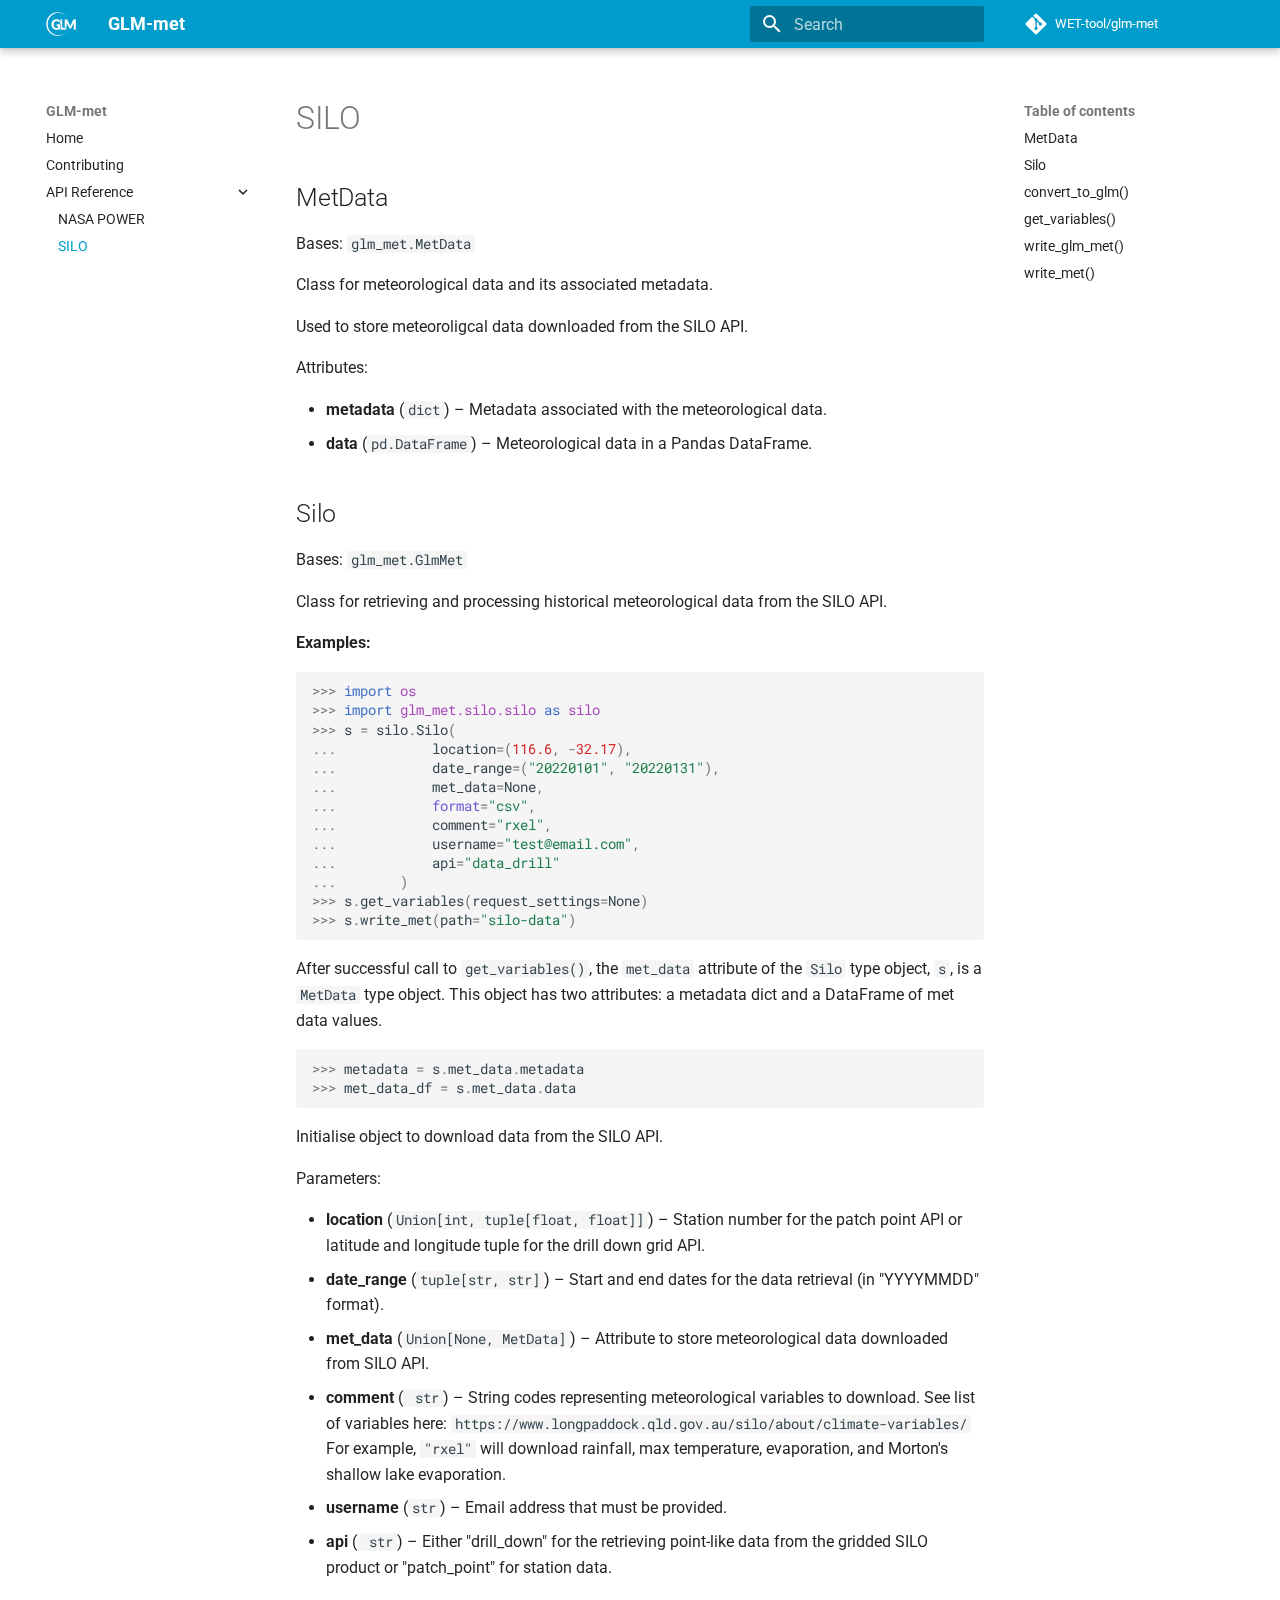
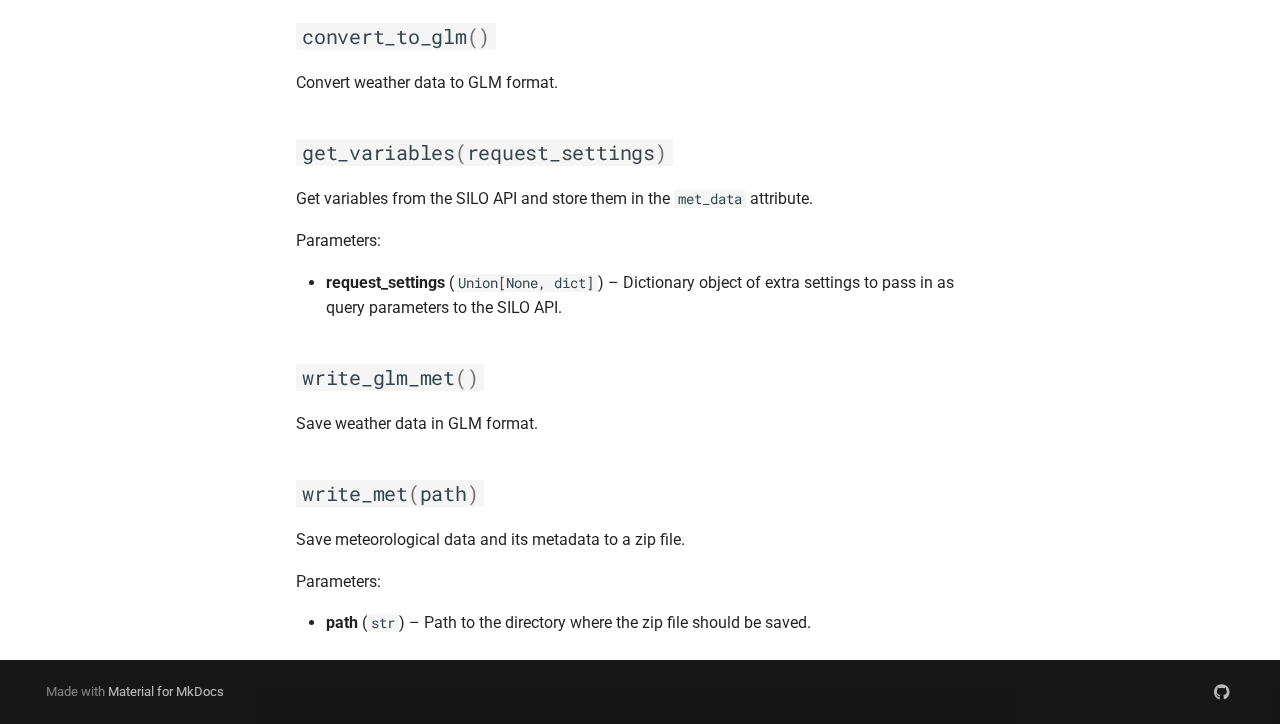
<file: silo/index.html>
<!doctype html>
<html lang="en" class="no-js">
  <head>
    
      <meta charset="utf-8">
      <meta name="viewport" content="width=device-width,initial-scale=1">
      
      
      
      
        <link rel="prev" href="../nasa_power/">
      
      
      <link rel="icon" href="../assets/images/favicon.png">
      <meta name="generator" content="mkdocs-1.4.3, mkdocs-material-9.1.19">
    
    
      
        <title>SILO - GLM-met</title>
      
    
    
      <link rel="stylesheet" href="../assets/stylesheets/main.eebd395e.min.css">
      
      

    
    
    
      
        
        
        <link rel="preconnect" href="https://fonts.gstatic.com" crossorigin>
        <link rel="stylesheet" href="https://fonts.googleapis.com/css?family=Roboto:300,300i,400,400i,700,700i%7CRoboto+Mono:400,400i,700,700i&display=fallback">
        <style>:root{--md-text-font:"Roboto";--md-code-font:"Roboto Mono"}</style>
      
    
    
      <link rel="stylesheet" href="../assets/_mkdocstrings.css">
    
      <link rel="stylesheet" href="../css/extra.css">
    
    <script>__md_scope=new URL("..",location),__md_hash=e=>[...e].reduce((e,_)=>(e<<5)-e+_.charCodeAt(0),0),__md_get=(e,_=localStorage,t=__md_scope)=>JSON.parse(_.getItem(t.pathname+"."+e)),__md_set=(e,_,t=localStorage,a=__md_scope)=>{try{t.setItem(a.pathname+"."+e,JSON.stringify(_))}catch(e){}}</script>
    
      

    
    
    
  </head>
  
  
    <body dir="ltr">
  
    
    
      <script>var palette=__md_get("__palette");if(palette&&"object"==typeof palette.color)for(var key of Object.keys(palette.color))document.body.setAttribute("data-md-color-"+key,palette.color[key])</script>
    
    <input class="md-toggle" data-md-toggle="drawer" type="checkbox" id="__drawer" autocomplete="off">
    <input class="md-toggle" data-md-toggle="search" type="checkbox" id="__search" autocomplete="off">
    <label class="md-overlay" for="__drawer"></label>
    <div data-md-component="skip">
      
        
        <a href="#metdata" class="md-skip">
          Skip to content
        </a>
      
    </div>
    <div data-md-component="announce">
      
    </div>
    
    
      

  

<header class="md-header md-header--shadow" data-md-component="header">
  <nav class="md-header__inner md-grid" aria-label="Header">
    <a href=".." title="GLM-met" class="md-header__button md-logo" aria-label="GLM-met" data-md-component="logo">
      
  <img src="../img/glm-icon2.png" alt="logo">

    </a>
    <label class="md-header__button md-icon" for="__drawer">
      <svg xmlns="http://www.w3.org/2000/svg" viewBox="0 0 24 24"><path d="M3 6h18v2H3V6m0 5h18v2H3v-2m0 5h18v2H3v-2Z"/></svg>
    </label>
    <div class="md-header__title" data-md-component="header-title">
      <div class="md-header__ellipsis">
        <div class="md-header__topic">
          <span class="md-ellipsis">
            GLM-met
          </span>
        </div>
        <div class="md-header__topic" data-md-component="header-topic">
          <span class="md-ellipsis">
            
              SILO
            
          </span>
        </div>
      </div>
    </div>
    
    
    
      <label class="md-header__button md-icon" for="__search">
        <svg xmlns="http://www.w3.org/2000/svg" viewBox="0 0 24 24"><path d="M9.5 3A6.5 6.5 0 0 1 16 9.5c0 1.61-.59 3.09-1.56 4.23l.27.27h.79l5 5-1.5 1.5-5-5v-.79l-.27-.27A6.516 6.516 0 0 1 9.5 16 6.5 6.5 0 0 1 3 9.5 6.5 6.5 0 0 1 9.5 3m0 2C7 5 5 7 5 9.5S7 14 9.5 14 14 12 14 9.5 12 5 9.5 5Z"/></svg>
      </label>
      <div class="md-search" data-md-component="search" role="dialog">
  <label class="md-search__overlay" for="__search"></label>
  <div class="md-search__inner" role="search">
    <form class="md-search__form" name="search">
      <input type="text" class="md-search__input" name="query" aria-label="Search" placeholder="Search" autocapitalize="off" autocorrect="off" autocomplete="off" spellcheck="false" data-md-component="search-query" required>
      <label class="md-search__icon md-icon" for="__search">
        <svg xmlns="http://www.w3.org/2000/svg" viewBox="0 0 24 24"><path d="M9.5 3A6.5 6.5 0 0 1 16 9.5c0 1.61-.59 3.09-1.56 4.23l.27.27h.79l5 5-1.5 1.5-5-5v-.79l-.27-.27A6.516 6.516 0 0 1 9.5 16 6.5 6.5 0 0 1 3 9.5 6.5 6.5 0 0 1 9.5 3m0 2C7 5 5 7 5 9.5S7 14 9.5 14 14 12 14 9.5 12 5 9.5 5Z"/></svg>
        <svg xmlns="http://www.w3.org/2000/svg" viewBox="0 0 24 24"><path d="M20 11v2H8l5.5 5.5-1.42 1.42L4.16 12l7.92-7.92L13.5 5.5 8 11h12Z"/></svg>
      </label>
      <nav class="md-search__options" aria-label="Search">
        
        <button type="reset" class="md-search__icon md-icon" title="Clear" aria-label="Clear" tabindex="-1">
          <svg xmlns="http://www.w3.org/2000/svg" viewBox="0 0 24 24"><path d="M19 6.41 17.59 5 12 10.59 6.41 5 5 6.41 10.59 12 5 17.59 6.41 19 12 13.41 17.59 19 19 17.59 13.41 12 19 6.41Z"/></svg>
        </button>
      </nav>
      
    </form>
    <div class="md-search__output">
      <div class="md-search__scrollwrap" data-md-scrollfix>
        <div class="md-search-result" data-md-component="search-result">
          <div class="md-search-result__meta">
            Initializing search
          </div>
          <ol class="md-search-result__list" role="presentation"></ol>
        </div>
      </div>
    </div>
  </div>
</div>
    
    
      <div class="md-header__source">
        <a href="https://github.com/WET-tool/glm-met" title="Go to repository" class="md-source" data-md-component="source">
  <div class="md-source__icon md-icon">
    
    <svg xmlns="http://www.w3.org/2000/svg" viewBox="0 0 448 512"><!--! Font Awesome Free 6.4.0 by @fontawesome - https://fontawesome.com License - https://fontawesome.com/license/free (Icons: CC BY 4.0, Fonts: SIL OFL 1.1, Code: MIT License) Copyright 2023 Fonticons, Inc.--><path d="M439.55 236.05 244 40.45a28.87 28.87 0 0 0-40.81 0l-40.66 40.63 51.52 51.52c27.06-9.14 52.68 16.77 43.39 43.68l49.66 49.66c34.23-11.8 61.18 31 35.47 56.69-26.49 26.49-70.21-2.87-56-37.34L240.22 199v121.85c25.3 12.54 22.26 41.85 9.08 55a34.34 34.34 0 0 1-48.55 0c-17.57-17.6-11.07-46.91 11.25-56v-123c-20.8-8.51-24.6-30.74-18.64-45L142.57 101 8.45 235.14a28.86 28.86 0 0 0 0 40.81l195.61 195.6a28.86 28.86 0 0 0 40.8 0l194.69-194.69a28.86 28.86 0 0 0 0-40.81z"/></svg>
  </div>
  <div class="md-source__repository">
    WET-tool/glm-met
  </div>
</a>
      </div>
    
  </nav>
  
</header>
    
    <div class="md-container" data-md-component="container">
      
      
        
          
        
      
      <main class="md-main" data-md-component="main">
        <div class="md-main__inner md-grid">
          
            
              
              <div class="md-sidebar md-sidebar--primary" data-md-component="sidebar" data-md-type="navigation" >
                <div class="md-sidebar__scrollwrap">
                  <div class="md-sidebar__inner">
                    


<nav class="md-nav md-nav--primary" aria-label="Navigation" data-md-level="0">
  <label class="md-nav__title" for="__drawer">
    <a href=".." title="GLM-met" class="md-nav__button md-logo" aria-label="GLM-met" data-md-component="logo">
      
  <img src="../img/glm-icon2.png" alt="logo">

    </a>
    GLM-met
  </label>
  
    <div class="md-nav__source">
      <a href="https://github.com/WET-tool/glm-met" title="Go to repository" class="md-source" data-md-component="source">
  <div class="md-source__icon md-icon">
    
    <svg xmlns="http://www.w3.org/2000/svg" viewBox="0 0 448 512"><!--! Font Awesome Free 6.4.0 by @fontawesome - https://fontawesome.com License - https://fontawesome.com/license/free (Icons: CC BY 4.0, Fonts: SIL OFL 1.1, Code: MIT License) Copyright 2023 Fonticons, Inc.--><path d="M439.55 236.05 244 40.45a28.87 28.87 0 0 0-40.81 0l-40.66 40.63 51.52 51.52c27.06-9.14 52.68 16.77 43.39 43.68l49.66 49.66c34.23-11.8 61.18 31 35.47 56.69-26.49 26.49-70.21-2.87-56-37.34L240.22 199v121.85c25.3 12.54 22.26 41.85 9.08 55a34.34 34.34 0 0 1-48.55 0c-17.57-17.6-11.07-46.91 11.25-56v-123c-20.8-8.51-24.6-30.74-18.64-45L142.57 101 8.45 235.14a28.86 28.86 0 0 0 0 40.81l195.61 195.6a28.86 28.86 0 0 0 40.8 0l194.69-194.69a28.86 28.86 0 0 0 0-40.81z"/></svg>
  </div>
  <div class="md-source__repository">
    WET-tool/glm-met
  </div>
</a>
    </div>
  
  <ul class="md-nav__list" data-md-scrollfix>
    
      
      
      

  
  
  
    <li class="md-nav__item">
      <a href=".." class="md-nav__link">
        Home
      </a>
    </li>
  

    
      
      
      

  
  
  
    <li class="md-nav__item">
      <a href="../contributing/" class="md-nav__link">
        Contributing
      </a>
    </li>
  

    
      
      
      

  
  
    
  
  
    
    <li class="md-nav__item md-nav__item--active md-nav__item--nested">
      
      
      
      
      <input class="md-nav__toggle md-toggle " type="checkbox" id="__nav_3" checked>
      
      
      
        <label class="md-nav__link" for="__nav_3" id="__nav_3_label" tabindex="0">
          API Reference
          <span class="md-nav__icon md-icon"></span>
        </label>
      
      <nav class="md-nav" data-md-level="1" aria-labelledby="__nav_3_label" aria-expanded="true">
        <label class="md-nav__title" for="__nav_3">
          <span class="md-nav__icon md-icon"></span>
          API Reference
        </label>
        <ul class="md-nav__list" data-md-scrollfix>
          
            
              
  
  
  
    <li class="md-nav__item">
      <a href="../nasa_power/" class="md-nav__link">
        NASA POWER
      </a>
    </li>
  

            
          
            
              
  
  
    
  
  
    <li class="md-nav__item md-nav__item--active">
      
      <input class="md-nav__toggle md-toggle" type="checkbox" id="__toc">
      
      
      
        <label class="md-nav__link md-nav__link--active" for="__toc">
          SILO
          <span class="md-nav__icon md-icon"></span>
        </label>
      
      <a href="./" class="md-nav__link md-nav__link--active">
        SILO
      </a>
      
        

<nav class="md-nav md-nav--secondary" aria-label="Table of contents">
  
  
  
  
    <label class="md-nav__title" for="__toc">
      <span class="md-nav__icon md-icon"></span>
      Table of contents
    </label>
    <ul class="md-nav__list" data-md-component="toc" data-md-scrollfix>
      
        <li class="md-nav__item">
  <a href="#metdata" class="md-nav__link">
    MetData
  </a>
  
</li>
      
        <li class="md-nav__item">
  <a href="#silo" class="md-nav__link">
    Silo
  </a>
  
</li>
      
        <li class="md-nav__item">
  <a href="#glm_met.silo.silo.Silo.convert_to_glm" class="md-nav__link">
    convert_to_glm()
  </a>
  
</li>
      
        <li class="md-nav__item">
  <a href="#glm_met.silo.silo.Silo.get_variables" class="md-nav__link">
    get_variables()
  </a>
  
</li>
      
        <li class="md-nav__item">
  <a href="#glm_met.silo.silo.Silo.write_glm_met" class="md-nav__link">
    write_glm_met()
  </a>
  
</li>
      
        <li class="md-nav__item">
  <a href="#glm_met.silo.silo.Silo.write_met" class="md-nav__link">
    write_met()
  </a>
  
</li>
      
    </ul>
  
</nav>
      
    </li>
  

            
          
        </ul>
      </nav>
    </li>
  

    
  </ul>
</nav>
                  </div>
                </div>
              </div>
            
            
              
              <div class="md-sidebar md-sidebar--secondary" data-md-component="sidebar" data-md-type="toc" >
                <div class="md-sidebar__scrollwrap">
                  <div class="md-sidebar__inner">
                    

<nav class="md-nav md-nav--secondary" aria-label="Table of contents">
  
  
  
  
    <label class="md-nav__title" for="__toc">
      <span class="md-nav__icon md-icon"></span>
      Table of contents
    </label>
    <ul class="md-nav__list" data-md-component="toc" data-md-scrollfix>
      
        <li class="md-nav__item">
  <a href="#metdata" class="md-nav__link">
    MetData
  </a>
  
</li>
      
        <li class="md-nav__item">
  <a href="#silo" class="md-nav__link">
    Silo
  </a>
  
</li>
      
        <li class="md-nav__item">
  <a href="#glm_met.silo.silo.Silo.convert_to_glm" class="md-nav__link">
    convert_to_glm()
  </a>
  
</li>
      
        <li class="md-nav__item">
  <a href="#glm_met.silo.silo.Silo.get_variables" class="md-nav__link">
    get_variables()
  </a>
  
</li>
      
        <li class="md-nav__item">
  <a href="#glm_met.silo.silo.Silo.write_glm_met" class="md-nav__link">
    write_glm_met()
  </a>
  
</li>
      
        <li class="md-nav__item">
  <a href="#glm_met.silo.silo.Silo.write_met" class="md-nav__link">
    write_met()
  </a>
  
</li>
      
    </ul>
  
</nav>
                  </div>
                </div>
              </div>
            
          
          
            <div class="md-content" data-md-component="content">
              <article class="md-content__inner md-typeset">
                
                  

  
  


  <h1>SILO</h1>

<h2 id="metdata">MetData<a class="headerlink" href="#metdata" title="Permanent link">&para;</a></h2>


<div class="doc doc-object doc-class">



  <div class="doc doc-contents first">
          <p class="doc doc-class-bases">
            Bases: <code><span title="glm_met.glm_met">glm_met</span>.<span title="glm_met.glm_met.MetData">MetData</span></code></p>

  
      <p>Class for meteorological data and its associated metadata.</p>
<p>Used  to store meteoroligcal data downloaded from the
SILO API.</p>



  <p>Attributes:</p>
  <ul>
      <li class="field-body">
        <b>metadata</b>
            (<code>dict</code>)
        –
        <div class="doc-md-description">
          <p>Metadata associated with the meteorological data.</p>
        </div>
      </li>
      <li class="field-body">
        <b>data</b>
            (<code><span title="pandas">pd</span>.<span title="pandas.DataFrame">DataFrame</span></code>)
        –
        <div class="doc-md-description">
          <p>Meteorological data in a Pandas DataFrame.</p>
        </div>
      </li>
  </ul>


  

  <div class="doc doc-children">











  </div>

  </div>

</div><h2 id="silo">Silo<a class="headerlink" href="#silo" title="Permanent link">&para;</a></h2>


<div class="doc doc-object doc-class">



  <div class="doc doc-contents first">
          <p class="doc doc-class-bases">
            Bases: <code><span title="glm_met.glm_met">glm_met</span>.<span title="glm_met.glm_met.GlmMet">GlmMet</span></code></p>

  
      <p>Class for retrieving and processing historical meteorological data from
the SILO API.</p>



<p><strong>Examples:</strong></p>
    <div class="highlight"><pre><span></span><code><span class="gp">&gt;&gt;&gt; </span><span class="kn">import</span> <span class="nn">os</span>
<span class="gp">&gt;&gt;&gt; </span><span class="kn">import</span> <span class="nn">glm_met.silo.silo</span> <span class="k">as</span> <span class="nn">silo</span>
<span class="gp">&gt;&gt;&gt; </span><span class="n">s</span> <span class="o">=</span> <span class="n">silo</span><span class="o">.</span><span class="n">Silo</span><span class="p">(</span>
<span class="gp">... </span>           <span class="n">location</span><span class="o">=</span><span class="p">(</span><span class="mf">116.6</span><span class="p">,</span> <span class="o">-</span><span class="mf">32.17</span><span class="p">),</span>
<span class="gp">... </span>           <span class="n">date_range</span><span class="o">=</span><span class="p">(</span><span class="s2">&quot;20220101&quot;</span><span class="p">,</span> <span class="s2">&quot;20220131&quot;</span><span class="p">),</span>
<span class="gp">... </span>           <span class="n">met_data</span><span class="o">=</span><span class="kc">None</span><span class="p">,</span>
<span class="gp">... </span>           <span class="nb">format</span><span class="o">=</span><span class="s2">&quot;csv&quot;</span><span class="p">,</span>
<span class="gp">... </span>           <span class="n">comment</span><span class="o">=</span><span class="s2">&quot;rxel&quot;</span><span class="p">,</span>
<span class="gp">... </span>           <span class="n">username</span><span class="o">=</span><span class="s2">&quot;test@email.com&quot;</span><span class="p">,</span>
<span class="gp">... </span>           <span class="n">api</span><span class="o">=</span><span class="s2">&quot;data_drill&quot;</span>
<span class="gp">... </span>       <span class="p">)</span>
<span class="gp">&gt;&gt;&gt; </span><span class="n">s</span><span class="o">.</span><span class="n">get_variables</span><span class="p">(</span><span class="n">request_settings</span><span class="o">=</span><span class="kc">None</span><span class="p">)</span>
<span class="gp">&gt;&gt;&gt; </span><span class="n">s</span><span class="o">.</span><span class="n">write_met</span><span class="p">(</span><span class="n">path</span><span class="o">=</span><span class="s2">&quot;silo-data&quot;</span><span class="p">)</span>
</code></pre></div>
    <p>After successful call to <code>get_variables()</code>, the <code>met_data</code> attribute
of the <code>Silo</code> type object, <code>s</code>, is a <code>MetData</code> type object.
This object has two attributes: a metadata dict and a DataFrame of
met data values.</p>
    <div class="highlight"><pre><span></span><code><span class="gp">&gt;&gt;&gt; </span><span class="n">metadata</span> <span class="o">=</span> <span class="n">s</span><span class="o">.</span><span class="n">met_data</span><span class="o">.</span><span class="n">metadata</span>
<span class="gp">&gt;&gt;&gt; </span><span class="n">met_data_df</span> <span class="o">=</span> <span class="n">s</span><span class="o">.</span><span class="n">met_data</span><span class="o">.</span><span class="n">data</span>
</code></pre></div>
  
      <p>Initialise object to download data from the SILO API.</p>



  <p>Parameters:</p>
  <ul>
      <li class="field-body">
        <b>location</b>
            (<code><span title="typing.Union">Union</span>[int, tuple[float, float]]</code>)
        –
        <div class="doc-md-description">
          <p>Station number for the patch point API or
latitude and longitude tuple for the drill down grid
API.</p>
        </div>
      </li>
      <li class="field-body">
        <b>date_range</b>
            (<code>tuple[str, str]</code>)
        –
        <div class="doc-md-description">
          <p>Start and end dates for the data retrieval
(in "YYYYMMDD" format).</p>
        </div>
      </li>
      <li class="field-body">
        <b>met_data</b>
            (<code><span title="typing.Union">Union</span>[None, <span title="glm_met.silo.silo.MetData">MetData</span>]</code>)
        –
        <div class="doc-md-description">
          <p>Attribute to store meteorological data downloaded from SILO API.</p>
        </div>
      </li>
      <li class="field-body">
        <b>comment</b>
            (<code> str</code>)
        –
        <div class="doc-md-description">
          <p>String codes representing meteorological variables to download.
See list of variables here: <code>https://www.longpaddock.qld.gov.au/silo/about/climate-variables/</code>
For example, <code>"rxel"</code> will download rainfall, max temperature,
evaporation, and Morton's shallow lake evaporation.</p>
        </div>
      </li>
      <li class="field-body">
        <b>username</b>
            (<code>str</code>)
        –
        <div class="doc-md-description">
          <p>Email address that must be provided.</p>
        </div>
      </li>
      <li class="field-body">
        <b>api</b>
            (<code> str</code>)
        –
        <div class="doc-md-description">
          <p>Either "drill_down" for the retrieving point-like data from the gridded
SILO product or "patch_point" for station data.</p>
        </div>
      </li>
  </ul>


  

  <div class="doc doc-children">










<div class="doc doc-object doc-function">



<h2 id="glm_met.silo.silo.Silo.convert_to_glm" class="doc doc-heading">
<code class="highlight language-python"><span class="n">convert_to_glm</span><span class="p">()</span></code>

<a href="#glm_met.silo.silo.Silo.convert_to_glm" class="headerlink" title="Permanent link">&para;</a></h2>


  <div class="doc doc-contents ">
  
      <p>Convert weather data to GLM format.</p>

  </div>

</div>


<div class="doc doc-object doc-function">



<h2 id="glm_met.silo.silo.Silo.get_variables" class="doc doc-heading">
<code class="highlight language-python"><span class="n">get_variables</span><span class="p">(</span><span class="n">request_settings</span><span class="p">)</span></code>

<a href="#glm_met.silo.silo.Silo.get_variables" class="headerlink" title="Permanent link">&para;</a></h2>


  <div class="doc doc-contents ">
  
      <p>Get variables from the SILO API and store them
in the <code>met_data</code> attribute.</p>



  <p>Parameters:</p>
  <ul>
      <li class="field-body">
        <b>request_settings</b>
            (<code><span title="typing.Union">Union</span>[None, dict]</code>)
        –
        <div class="doc-md-description">
          <p>Dictionary object of extra settings to pass in as query parameters to
the SILO API.</p>
        </div>
      </li>
  </ul>

  </div>

</div>


<div class="doc doc-object doc-function">



<h2 id="glm_met.silo.silo.Silo.write_glm_met" class="doc doc-heading">
<code class="highlight language-python"><span class="n">write_glm_met</span><span class="p">()</span></code>

<a href="#glm_met.silo.silo.Silo.write_glm_met" class="headerlink" title="Permanent link">&para;</a></h2>


  <div class="doc doc-contents ">
  
      <p>Save weather data in GLM format.</p>

  </div>

</div>


<div class="doc doc-object doc-function">



<h2 id="glm_met.silo.silo.Silo.write_met" class="doc doc-heading">
<code class="highlight language-python"><span class="n">write_met</span><span class="p">(</span><span class="n">path</span><span class="p">)</span></code>

<a href="#glm_met.silo.silo.Silo.write_met" class="headerlink" title="Permanent link">&para;</a></h2>


  <div class="doc doc-contents ">
  
      <p>Save meteorological data and its metadata to a zip file.</p>



  <p>Parameters:</p>
  <ul>
      <li class="field-body">
        <b>path</b>
            (<code>str</code>)
        –
        <div class="doc-md-description">
          <p>Path to the directory where the zip file should be saved.</p>
        </div>
      </li>
  </ul>

  </div>

</div>



  </div>

  </div>

</div>





                
              </article>
            </div>
          
          
        </div>
        
      </main>
      
        <footer class="md-footer">
  
  <div class="md-footer-meta md-typeset">
    <div class="md-footer-meta__inner md-grid">
      <div class="md-copyright">
  
  
    Made with
    <a href="https://squidfunk.github.io/mkdocs-material/" target="_blank" rel="noopener">
      Material for MkDocs
    </a>
  
</div>
      
        <div class="md-social">
  
    
    
    
    
      
      
    
    <a href="https://github.com/" target="_blank" rel="noopener" title="github.com" class="md-social__link">
      <svg xmlns="http://www.w3.org/2000/svg" viewBox="0 0 496 512"><!--! Font Awesome Free 6.4.0 by @fontawesome - https://fontawesome.com License - https://fontawesome.com/license/free (Icons: CC BY 4.0, Fonts: SIL OFL 1.1, Code: MIT License) Copyright 2023 Fonticons, Inc.--><path d="M165.9 397.4c0 2-2.3 3.6-5.2 3.6-3.3.3-5.6-1.3-5.6-3.6 0-2 2.3-3.6 5.2-3.6 3-.3 5.6 1.3 5.6 3.6zm-31.1-4.5c-.7 2 1.3 4.3 4.3 4.9 2.6 1 5.6 0 6.2-2s-1.3-4.3-4.3-5.2c-2.6-.7-5.5.3-6.2 2.3zm44.2-1.7c-2.9.7-4.9 2.6-4.6 4.9.3 2 2.9 3.3 5.9 2.6 2.9-.7 4.9-2.6 4.6-4.6-.3-1.9-3-3.2-5.9-2.9zM244.8 8C106.1 8 0 113.3 0 252c0 110.9 69.8 205.8 169.5 239.2 12.8 2.3 17.3-5.6 17.3-12.1 0-6.2-.3-40.4-.3-61.4 0 0-70 15-84.7-29.8 0 0-11.4-29.1-27.8-36.6 0 0-22.9-15.7 1.6-15.4 0 0 24.9 2 38.6 25.8 21.9 38.6 58.6 27.5 72.9 20.9 2.3-16 8.8-27.1 16-33.7-55.9-6.2-112.3-14.3-112.3-110.5 0-27.5 7.6-41.3 23.6-58.9-2.6-6.5-11.1-33.3 2.6-67.9 20.9-6.5 69 27 69 27 20-5.6 41.5-8.5 62.8-8.5s42.8 2.9 62.8 8.5c0 0 48.1-33.6 69-27 13.7 34.7 5.2 61.4 2.6 67.9 16 17.7 25.8 31.5 25.8 58.9 0 96.5-58.9 104.2-114.8 110.5 9.2 7.9 17 22.9 17 46.4 0 33.7-.3 75.4-.3 83.6 0 6.5 4.6 14.4 17.3 12.1C428.2 457.8 496 362.9 496 252 496 113.3 383.5 8 244.8 8zM97.2 352.9c-1.3 1-1 3.3.7 5.2 1.6 1.6 3.9 2.3 5.2 1 1.3-1 1-3.3-.7-5.2-1.6-1.6-3.9-2.3-5.2-1zm-10.8-8.1c-.7 1.3.3 2.9 2.3 3.9 1.6 1 3.6.7 4.3-.7.7-1.3-.3-2.9-2.3-3.9-2-.6-3.6-.3-4.3.7zm32.4 35.6c-1.6 1.3-1 4.3 1.3 6.2 2.3 2.3 5.2 2.6 6.5 1 1.3-1.3.7-4.3-1.3-6.2-2.2-2.3-5.2-2.6-6.5-1zm-11.4-14.7c-1.6 1-1.6 3.6 0 5.9 1.6 2.3 4.3 3.3 5.6 2.3 1.6-1.3 1.6-3.9 0-6.2-1.4-2.3-4-3.3-5.6-2z"/></svg>
    </a>
  
</div>
      
    </div>
  </div>
</footer>
      
    </div>
    <div class="md-dialog" data-md-component="dialog">
      <div class="md-dialog__inner md-typeset"></div>
    </div>
    
    <script id="__config" type="application/json">{"base": "..", "features": [], "search": "../assets/javascripts/workers/search.74e28a9f.min.js", "translations": {"clipboard.copied": "Copied to clipboard", "clipboard.copy": "Copy to clipboard", "search.result.more.one": "1 more on this page", "search.result.more.other": "# more on this page", "search.result.none": "No matching documents", "search.result.one": "1 matching document", "search.result.other": "# matching documents", "search.result.placeholder": "Type to start searching", "search.result.term.missing": "Missing", "select.version": "Select version"}}</script>
    
    
      <script src="../assets/javascripts/bundle.220ee61c.min.js"></script>
      
    
  </body>
</html>
</file>
<file: assets/_mkdocstrings.css>
/* Avoid breaking parameter names, etc. in table cells. */
.doc-contents td code {
  word-break: normal !important;
}

/* No line break before first paragraph of descriptions. */
.doc-md-description,
.doc-md-description>p:first-child {
  display: inline;
}

/* Max width for docstring sections tables. */
.doc .md-typeset__table,
.doc .md-typeset__table table {
  display: table !important;
  width: 100%;
}

.doc .md-typeset__table tr {
  display: table-row;
}

/* Defaults in Spacy table style. */
.doc-param-default {
  float: right;
}

/* Keep headings consistent. */
h1.doc-heading,
h2.doc-heading,
h3.doc-heading,
h4.doc-heading,
h5.doc-heading,
h6.doc-heading {
  font-weight: 400;
  line-height: 1.5;
  color: inherit;
  text-transform: none;
}

h1.doc-heading {
  font-size: 1.6rem;
}

h2.doc-heading {
  font-size: 1.2rem;
}

h3.doc-heading {
  font-size: 1.15rem;
}

h4.doc-heading {
  font-size: 1.10rem;
}

h5.doc-heading {
  font-size: 1.05rem;
}

h6.doc-heading {
  font-size: 1rem;
}
</file>
<file: css/extra.css>
.md-header {
    z-index: 2000 !important;
}

:root {
    --md-primary-fg-color: #009ccb;
    --md-accent-fg-color: #007092;
}
</file>
<file: assets/stylesheets/main.eebd395e.min.css>
@charset "UTF-8";html{-webkit-text-size-adjust:none;-moz-text-size-adjust:none;text-size-adjust:none;box-sizing:border-box}*,:after,:before{box-sizing:inherit}@media (prefers-reduced-motion){*,:after,:before{transition:none!important}}body{margin:0}a,button,input,label{-webkit-tap-highlight-color:transparent}a{color:inherit;text-decoration:none}hr{border:0;box-sizing:initial;display:block;height:.05rem;overflow:visible;padding:0}small{font-size:80%}sub,sup{line-height:1em}img{border-style:none}table{border-collapse:initial;border-spacing:0}td,th{font-weight:400;vertical-align:top}button{background:#0000;border:0;font-family:inherit;font-size:inherit;margin:0;padding:0}input{border:0;outline:none}:root{--md-primary-fg-color:#4051b5;--md-primary-fg-color--light:#5d6cc0;--md-primary-fg-color--dark:#303fa1;--md-primary-bg-color:#fff;--md-primary-bg-color--light:#ffffffb3;--md-accent-fg-color:#526cfe;--md-accent-fg-color--transparent:#526cfe1a;--md-accent-bg-color:#fff;--md-accent-bg-color--light:#ffffffb3}[data-md-color-scheme=default]{color-scheme:light}[data-md-color-scheme=default] img[src$="#gh-dark-mode-only"],[data-md-color-scheme=default] img[src$="#only-dark"]{display:none}:root,[data-md-color-scheme=default]{--md-default-fg-color:#000000de;--md-default-fg-color--light:#0000008a;--md-default-fg-color--lighter:#00000052;--md-default-fg-color--lightest:#00000012;--md-default-bg-color:#fff;--md-default-bg-color--light:#ffffffb3;--md-default-bg-color--lighter:#ffffff4d;--md-default-bg-color--lightest:#ffffff1f;--md-code-fg-color:#36464e;--md-code-bg-color:#f5f5f5;--md-code-hl-color:#ffff0080;--md-code-hl-number-color:#d52a2a;--md-code-hl-special-color:#db1457;--md-code-hl-function-color:#a846b9;--md-code-hl-constant-color:#6e59d9;--md-code-hl-keyword-color:#3f6ec6;--md-code-hl-string-color:#1c7d4d;--md-code-hl-name-color:var(--md-code-fg-color);--md-code-hl-operator-color:var(--md-default-fg-color--light);--md-code-hl-punctuation-color:var(--md-default-fg-color--light);--md-code-hl-comment-color:var(--md-default-fg-color--light);--md-code-hl-generic-color:var(--md-default-fg-color--light);--md-code-hl-variable-color:var(--md-default-fg-color--light);--md-typeset-color:var(--md-default-fg-color);--md-typeset-a-color:var(--md-primary-fg-color);--md-typeset-mark-color:#ffff0080;--md-typeset-del-color:#f5503d26;--md-typeset-ins-color:#0bd57026;--md-typeset-kbd-color:#fafafa;--md-typeset-kbd-accent-color:#fff;--md-typeset-kbd-border-color:#b8b8b8;--md-typeset-table-color:#0000001f;--md-typeset-table-color--light:rgba(0,0,0,.035);--md-admonition-fg-color:var(--md-default-fg-color);--md-admonition-bg-color:var(--md-default-bg-color);--md-warning-fg-color:#000000de;--md-warning-bg-color:#ff9;--md-footer-fg-color:#fff;--md-footer-fg-color--light:#ffffffb3;--md-footer-fg-color--lighter:#ffffff73;--md-footer-bg-color:#000000de;--md-footer-bg-color--dark:#00000052;--md-shadow-z1:0 0.2rem 0.5rem #0000000d,0 0 0.05rem #0000001a;--md-shadow-z2:0 0.2rem 0.5rem #0000001a,0 0 0.05rem #00000040;--md-shadow-z3:0 0.2rem 0.5rem #0003,0 0 0.05rem #00000059}.md-icon svg{fill:currentcolor;display:block;height:1.2rem;width:1.2rem}body{-webkit-font-smoothing:antialiased;-moz-osx-font-smoothing:grayscale;--md-text-font-family:var(--md-text-font,_),-apple-system,BlinkMacSystemFont,Helvetica,Arial,sans-serif;--md-code-font-family:var(--md-code-font,_),SFMono-Regular,Consolas,Menlo,monospace}aside,body,input{font-feature-settings:"kern","liga";color:var(--md-typeset-color);font-family:var(--md-text-font-family)}code,kbd,pre{font-feature-settings:"kern";font-family:var(--md-code-font-family)}:root{--md-typeset-table-sort-icon:url('data:image/svg+xml;charset=utf-8,<svg xmlns="http://www.w3.org/2000/svg" viewBox="0 0 24 24"><path d="m18 21-4-4h3V7h-3l4-4 4 4h-3v10h3M2 19v-2h10v2M2 13v-2h7v2M2 7V5h4v2H2Z"/></svg>');--md-typeset-table-sort-icon--asc:url('data:image/svg+xml;charset=utf-8,<svg xmlns="http://www.w3.org/2000/svg" viewBox="0 0 24 24"><path d="M19 17h3l-4 4-4-4h3V3h2M2 17h10v2H2M6 5v2H2V5m0 6h7v2H2v-2Z"/></svg>');--md-typeset-table-sort-icon--desc:url('data:image/svg+xml;charset=utf-8,<svg xmlns="http://www.w3.org/2000/svg" viewBox="0 0 24 24"><path d="M19 7h3l-4-4-4 4h3v14h2M2 17h10v2H2M6 5v2H2V5m0 6h7v2H2v-2Z"/></svg>')}.md-typeset{-webkit-print-color-adjust:exact;color-adjust:exact;font-size:.8rem;line-height:1.6}@media print{.md-typeset{font-size:.68rem}}.md-typeset blockquote,.md-typeset dl,.md-typeset figure,.md-typeset ol,.md-typeset pre,.md-typeset ul{margin-bottom:1em;margin-top:1em}.md-typeset h1{color:var(--md-default-fg-color--light);font-size:2em;line-height:1.3;margin:0 0 1.25em}.md-typeset h1,.md-typeset h2{font-weight:300;letter-spacing:-.01em}.md-typeset h2{font-size:1.5625em;line-height:1.4;margin:1.6em 0 .64em}.md-typeset h3{font-size:1.25em;font-weight:400;letter-spacing:-.01em;line-height:1.5;margin:1.6em 0 .8em}.md-typeset h2+h3{margin-top:.8em}.md-typeset h4{font-weight:700;letter-spacing:-.01em;margin:1em 0}.md-typeset h5,.md-typeset h6{color:var(--md-default-fg-color--light);font-size:.8em;font-weight:700;letter-spacing:-.01em;margin:1.25em 0}.md-typeset h5{text-transform:uppercase}.md-typeset hr{border-bottom:.05rem solid var(--md-default-fg-color--lightest);display:flow-root;margin:1.5em 0}.md-typeset a{color:var(--md-typeset-a-color);word-break:break-word}.md-typeset a,.md-typeset a:before{transition:color 125ms}.md-typeset a:focus,.md-typeset a:hover{color:var(--md-accent-fg-color)}.md-typeset a:focus code,.md-typeset a:hover code{background-color:var(--md-accent-fg-color--transparent)}.md-typeset a code{color:currentcolor;transition:background-color 125ms}.md-typeset a.focus-visible{outline-color:var(--md-accent-fg-color);outline-offset:.2rem}.md-typeset code,.md-typeset kbd,.md-typeset pre{color:var(--md-code-fg-color);direction:ltr;font-variant-ligatures:none}@media print{.md-typeset code,.md-typeset kbd,.md-typeset pre{white-space:pre-wrap}}.md-typeset code{background-color:var(--md-code-bg-color);border-radius:.1rem;-webkit-box-decoration-break:clone;box-decoration-break:clone;font-size:.85em;padding:0 .2941176471em;word-break:break-word}.md-typeset code:not(.focus-visible){-webkit-tap-highlight-color:transparent;outline:none}.md-typeset pre{display:flow-root;line-height:1.4;position:relative}.md-typeset pre>code{-webkit-box-decoration-break:slice;box-decoration-break:slice;box-shadow:none;display:block;margin:0;outline-color:var(--md-accent-fg-color);overflow:auto;padding:.7720588235em 1.1764705882em;scrollbar-color:var(--md-default-fg-color--lighter) #0000;scrollbar-width:thin;touch-action:auto;word-break:normal}.md-typeset pre>code:hover{scrollbar-color:var(--md-accent-fg-color) #0000}.md-typeset pre>code::-webkit-scrollbar{height:.2rem;width:.2rem}.md-typeset pre>code::-webkit-scrollbar-thumb{background-color:var(--md-default-fg-color--lighter)}.md-typeset pre>code::-webkit-scrollbar-thumb:hover{background-color:var(--md-accent-fg-color)}.md-typeset kbd{background-color:var(--md-typeset-kbd-color);border-radius:.1rem;box-shadow:0 .1rem 0 .05rem var(--md-typeset-kbd-border-color),0 .1rem 0 var(--md-typeset-kbd-border-color),0 -.1rem .2rem var(--md-typeset-kbd-accent-color) inset;color:var(--md-default-fg-color);display:inline-block;font-size:.75em;padding:0 .6666666667em;vertical-align:text-top;word-break:break-word}.md-typeset mark{background-color:var(--md-typeset-mark-color);-webkit-box-decoration-break:clone;box-decoration-break:clone;color:inherit;word-break:break-word}.md-typeset abbr{border-bottom:.05rem dotted var(--md-default-fg-color--light);cursor:help;text-decoration:none}@media (hover:none){.md-typeset abbr[title]:focus:after,.md-typeset abbr[title]:hover:after{background-color:var(--md-default-fg-color);border-radius:.1rem;box-shadow:var(--md-shadow-z3);color:var(--md-default-bg-color);content:attr(title);font-size:.7rem;left:.8rem;margin-top:2em;padding:.2rem .3rem;position:absolute;right:.8rem}}.md-typeset small{opacity:.75}[dir=ltr] .md-typeset sub,[dir=ltr] .md-typeset sup{margin-left:.078125em}[dir=rtl] .md-typeset sub,[dir=rtl] .md-typeset sup{margin-right:.078125em}[dir=ltr] .md-typeset blockquote{padding-left:.6rem}[dir=rtl] .md-typeset blockquote{padding-right:.6rem}[dir=ltr] .md-typeset blockquote{border-left:.2rem solid var(--md-default-fg-color--lighter)}[dir=rtl] .md-typeset blockquote{border-right:.2rem solid var(--md-default-fg-color--lighter)}.md-typeset blockquote{color:var(--md-default-fg-color--light);margin-left:0;margin-right:0}.md-typeset ul{list-style-type:disc}[dir=ltr] .md-typeset ol,[dir=ltr] .md-typeset ul{margin-left:.625em}[dir=rtl] .md-typeset ol,[dir=rtl] .md-typeset ul{margin-right:.625em}.md-typeset ol,.md-typeset ul{padding:0}.md-typeset ol:not([hidden]),.md-typeset ul:not([hidden]){display:flow-root}.md-typeset ol ol,.md-typeset ul ol{list-style-type:lower-alpha}.md-typeset ol ol ol,.md-typeset ul ol ol{list-style-type:lower-roman}[dir=ltr] .md-typeset ol li,[dir=ltr] .md-typeset ul li{margin-left:1.25em}[dir=rtl] .md-typeset ol li,[dir=rtl] .md-typeset ul li{margin-right:1.25em}.md-typeset ol li,.md-typeset ul li{margin-bottom:.5em}.md-typeset ol li blockquote,.md-typeset ol li p,.md-typeset ul li blockquote,.md-typeset ul li p{margin:.5em 0}.md-typeset ol li:last-child,.md-typeset ul li:last-child{margin-bottom:0}[dir=ltr] .md-typeset ol li ol,[dir=ltr] .md-typeset ol li ul,[dir=ltr] .md-typeset ul li ol,[dir=ltr] .md-typeset ul li ul{margin-left:.625em}[dir=rtl] .md-typeset ol li ol,[dir=rtl] .md-typeset ol li ul,[dir=rtl] .md-typeset ul li ol,[dir=rtl] .md-typeset ul li ul{margin-right:.625em}.md-typeset ol li ol,.md-typeset ol li ul,.md-typeset ul li ol,.md-typeset ul li ul{margin-bottom:.5em;margin-top:.5em}[dir=ltr] .md-typeset dd{margin-left:1.875em}[dir=rtl] .md-typeset dd{margin-right:1.875em}.md-typeset dd{margin-bottom:1.5em;margin-top:1em}.md-typeset img,.md-typeset svg,.md-typeset video{height:auto;max-width:100%}.md-typeset img[align=left]{margin:1em 1em 1em 0}.md-typeset img[align=right]{margin:1em 0 1em 1em}.md-typeset img[align]:only-child{margin-top:0}.md-typeset figure{display:flow-root;margin:1em auto;max-width:100%;text-align:center;width:-webkit-fit-content;width:-moz-fit-content;width:fit-content}.md-typeset figure img{display:block}.md-typeset figcaption{font-style:italic;margin:1em auto;max-width:24rem}.md-typeset iframe{max-width:100%}.md-typeset table:not([class]){background-color:var(--md-default-bg-color);border:.05rem solid var(--md-typeset-table-color);border-radius:.1rem;display:inline-block;font-size:.64rem;max-width:100%;overflow:auto;touch-action:auto}@media print{.md-typeset table:not([class]){display:table}}.md-typeset table:not([class])+*{margin-top:1.5em}.md-typeset table:not([class]) td>:first-child,.md-typeset table:not([class]) th>:first-child{margin-top:0}.md-typeset table:not([class]) td>:last-child,.md-typeset table:not([class]) th>:last-child{margin-bottom:0}.md-typeset table:not([class]) td:not([align]),.md-typeset table:not([class]) th:not([align]){text-align:left}[dir=rtl] .md-typeset table:not([class]) td:not([align]),[dir=rtl] .md-typeset table:not([class]) th:not([align]){text-align:right}.md-typeset table:not([class]) th{font-weight:700;min-width:5rem;padding:.9375em 1.25em;vertical-align:top}.md-typeset table:not([class]) td{border-top:.05rem solid var(--md-typeset-table-color);padding:.9375em 1.25em;vertical-align:top}.md-typeset table:not([class]) tbody tr{transition:background-color 125ms}.md-typeset table:not([class]) tbody tr:hover{background-color:var(--md-typeset-table-color--light);box-shadow:0 .05rem 0 var(--md-default-bg-color) inset}.md-typeset table:not([class]) a{word-break:normal}.md-typeset table th[role=columnheader]{cursor:pointer}[dir=ltr] .md-typeset table th[role=columnheader]:after{margin-left:.5em}[dir=rtl] .md-typeset table th[role=columnheader]:after{margin-right:.5em}.md-typeset table th[role=columnheader]:after{content:"";display:inline-block;height:1.2em;-webkit-mask-image:var(--md-typeset-table-sort-icon);mask-image:var(--md-typeset-table-sort-icon);-webkit-mask-repeat:no-repeat;mask-repeat:no-repeat;-webkit-mask-size:contain;mask-size:contain;transition:background-color 125ms;vertical-align:text-bottom;width:1.2em}.md-typeset table th[role=columnheader]:hover:after{background-color:var(--md-default-fg-color--lighter)}.md-typeset table th[role=columnheader][aria-sort=ascending]:after{background-color:var(--md-default-fg-color--light);-webkit-mask-image:var(--md-typeset-table-sort-icon--asc);mask-image:var(--md-typeset-table-sort-icon--asc)}.md-typeset table th[role=columnheader][aria-sort=descending]:after{background-color:var(--md-default-fg-color--light);-webkit-mask-image:var(--md-typeset-table-sort-icon--desc);mask-image:var(--md-typeset-table-sort-icon--desc)}.md-typeset__scrollwrap{margin:1em -.8rem;overflow-x:auto;touch-action:auto}.md-typeset__table{display:inline-block;margin-bottom:.5em;padding:0 .8rem}@media print{.md-typeset__table{display:block}}html .md-typeset__table table{display:table;margin:0;overflow:hidden;width:100%}@media screen and (max-width:44.9375em){.md-content__inner>pre{margin:1em -.8rem}.md-content__inner>pre code{border-radius:0}}.md-banner{background-color:var(--md-footer-bg-color);color:var(--md-footer-fg-color);overflow:auto}@media print{.md-banner{display:none}}.md-banner--warning{background-color:var(--md-warning-bg-color);color:var(--md-warning-fg-color)}.md-banner__inner{font-size:.7rem;margin:.6rem auto;padding:0 .8rem}[dir=ltr] .md-banner__button{float:right}[dir=rtl] .md-banner__button{float:left}.md-banner__button{color:inherit;cursor:pointer;transition:opacity .25s}.md-banner__button:hover{opacity:.7}html{font-size:125%;height:100%;overflow-x:hidden}@media screen and (min-width:100em){html{font-size:137.5%}}@media screen and (min-width:125em){html{font-size:150%}}body{background-color:var(--md-default-bg-color);display:flex;flex-direction:column;font-size:.5rem;min-height:100%;position:relative;width:100%}@media print{body{display:block}}@media screen and (max-width:59.9375em){body[data-md-scrolllock]{position:fixed}}.md-grid{margin-left:auto;margin-right:auto;max-width:61rem}.md-container{display:flex;flex-direction:column;flex-grow:1}@media print{.md-container{display:block}}.md-main{flex-grow:1}.md-main__inner{display:flex;height:100%;margin-top:1.5rem}.md-ellipsis{overflow:hidden;text-overflow:ellipsis}.md-toggle{display:none}.md-option{height:0;opacity:0;position:absolute;width:0}.md-option:checked+label:not([hidden]){display:block}.md-option.focus-visible+label{outline-color:var(--md-accent-fg-color);outline-style:auto}.md-skip{background-color:var(--md-default-fg-color);border-radius:.1rem;color:var(--md-default-bg-color);font-size:.64rem;margin:.5rem;opacity:0;outline-color:var(--md-accent-fg-color);padding:.3rem .5rem;position:fixed;transform:translateY(.4rem);z-index:-1}.md-skip:focus{opacity:1;transform:translateY(0);transition:transform .25s cubic-bezier(.4,0,.2,1),opacity 175ms 75ms;z-index:10}@page{margin:25mm}:root{--md-clipboard-icon:url('data:image/svg+xml;charset=utf-8,<svg xmlns="http://www.w3.org/2000/svg" viewBox="0 0 24 24"><path d="M19 21H8V7h11m0-2H8a2 2 0 0 0-2 2v14a2 2 0 0 0 2 2h11a2 2 0 0 0 2-2V7a2 2 0 0 0-2-2m-3-4H4a2 2 0 0 0-2 2v14h2V3h12V1Z"/></svg>')}.md-clipboard{border-radius:.1rem;color:var(--md-default-fg-color--lightest);cursor:pointer;height:1.5em;outline-color:var(--md-accent-fg-color);outline-offset:.1rem;position:absolute;right:.5em;top:.5em;transition:color .25s;width:1.5em;z-index:1}@media print{.md-clipboard{display:none}}.md-clipboard:not(.focus-visible){-webkit-tap-highlight-color:transparent;outline:none}:hover>.md-clipboard{color:var(--md-default-fg-color--light)}.md-clipboard:focus,.md-clipboard:hover{color:var(--md-accent-fg-color)}.md-clipboard:after{background-color:currentcolor;content:"";display:block;height:1.125em;margin:0 auto;-webkit-mask-image:var(--md-clipboard-icon);mask-image:var(--md-clipboard-icon);-webkit-mask-position:center;mask-position:center;-webkit-mask-repeat:no-repeat;mask-repeat:no-repeat;-webkit-mask-size:contain;mask-size:contain;width:1.125em}.md-clipboard--inline{cursor:pointer}.md-clipboard--inline code{transition:color .25s,background-color .25s}.md-clipboard--inline:focus code,.md-clipboard--inline:hover code{background-color:var(--md-accent-fg-color--transparent);color:var(--md-accent-fg-color)}@keyframes consent{0%{opacity:0;transform:translateY(100%)}to{opacity:1;transform:translateY(0)}}@keyframes overlay{0%{opacity:0}to{opacity:1}}.md-consent__overlay{animation:overlay .25s both;-webkit-backdrop-filter:blur(.1rem);backdrop-filter:blur(.1rem);background-color:#0000008a;height:100%;opacity:1;position:fixed;top:0;width:100%;z-index:5}.md-consent__inner{animation:consent .5s cubic-bezier(.1,.7,.1,1) both;background-color:var(--md-default-bg-color);border:0;border-radius:.1rem;bottom:0;box-shadow:0 0 .2rem #0000001a,0 .2rem .4rem #0003;max-height:100%;overflow:auto;padding:0;position:fixed;width:100%;z-index:5}.md-consent__form{padding:.8rem}.md-consent__settings{display:none;margin:1em 0}input:checked+.md-consent__settings{display:block}.md-consent__controls{margin-bottom:.8rem}.md-typeset .md-consent__controls .md-button{display:inline}@media screen and (max-width:44.9375em){.md-typeset .md-consent__controls .md-button{display:block;margin-top:.4rem;text-align:center;width:100%}}.md-consent label{cursor:pointer}.md-content{flex-grow:1;min-width:0}.md-content__inner{margin:0 .8rem 1.2rem;padding-top:.6rem}@media screen and (min-width:76.25em){[dir=ltr] .md-sidebar--primary:not([hidden])~.md-content>.md-content__inner{margin-left:1.2rem}[dir=ltr] .md-sidebar--secondary:not([hidden])~.md-content>.md-content__inner,[dir=rtl] .md-sidebar--primary:not([hidden])~.md-content>.md-content__inner{margin-right:1.2rem}[dir=rtl] .md-sidebar--secondary:not([hidden])~.md-content>.md-content__inner{margin-left:1.2rem}}.md-content__inner:before{content:"";display:block;height:.4rem}.md-content__inner>:last-child{margin-bottom:0}[dir=ltr] .md-content__button{float:right}[dir=rtl] .md-content__button{float:left}[dir=ltr] .md-content__button{margin-left:.4rem}[dir=rtl] .md-content__button{margin-right:.4rem}.md-content__button{margin:.4rem 0;padding:0}@media print{.md-content__button{display:none}}.md-typeset .md-content__button{color:var(--md-default-fg-color--lighter)}.md-content__button svg{display:inline;vertical-align:top}[dir=rtl] .md-content__button svg{transform:scaleX(-1)}[dir=ltr] .md-dialog{right:.8rem}[dir=rtl] .md-dialog{left:.8rem}.md-dialog{background-color:var(--md-default-fg-color);border-radius:.1rem;bottom:.8rem;box-shadow:var(--md-shadow-z3);min-width:11.1rem;opacity:0;padding:.4rem .6rem;pointer-events:none;position:fixed;transform:translateY(100%);transition:transform 0ms .4s,opacity .4s;z-index:4}@media print{.md-dialog{display:none}}.md-dialog--active{opacity:1;pointer-events:auto;transform:translateY(0);transition:transform .4s cubic-bezier(.075,.85,.175,1),opacity .4s}.md-dialog__inner{color:var(--md-default-bg-color);font-size:.7rem}.md-feedback{margin:2em 0 1em;text-align:center}.md-feedback fieldset{border:none;margin:0;padding:0}.md-feedback__title{font-weight:700;margin:1em auto}.md-feedback__inner{position:relative}.md-feedback__list{align-content:baseline;display:flex;flex-wrap:wrap;justify-content:center;position:relative}.md-feedback__list:hover .md-icon:not(:disabled){color:var(--md-default-fg-color--lighter)}:disabled .md-feedback__list{min-height:1.8rem}.md-feedback__icon{color:var(--md-default-fg-color--light);cursor:pointer;flex-shrink:0;margin:0 .1rem;transition:color 125ms}.md-feedback__icon:not(:disabled).md-icon:hover{color:var(--md-accent-fg-color)}.md-feedback__icon:disabled{color:var(--md-default-fg-color--lightest);pointer-events:none}.md-feedback__note{opacity:0;position:relative;transform:translateY(.4rem);transition:transform .4s cubic-bezier(.1,.7,.1,1),opacity .15s}.md-feedback__note>*{margin:0 auto;max-width:16rem}:disabled .md-feedback__note{opacity:1;transform:translateY(0)}.md-footer{background-color:var(--md-footer-bg-color);color:var(--md-footer-fg-color)}@media print{.md-footer{display:none}}.md-footer__inner{justify-content:space-between;overflow:auto;padding:.2rem}.md-footer__inner:not([hidden]){display:flex}.md-footer__link{align-items:end;display:flex;flex-grow:0.01;margin-bottom:.4rem;margin-top:1rem;max-width:100%;outline-color:var(--md-accent-fg-color);overflow:hidden;transition:opacity .25s}.md-footer__link:focus,.md-footer__link:hover{opacity:.7}[dir=rtl] .md-footer__link svg{transform:scaleX(-1)}@media screen and (max-width:44.9375em){.md-footer__link--prev{flex-shrink:0}.md-footer__link--prev .md-footer__title{display:none}}[dir=ltr] .md-footer__link--next{margin-left:auto}[dir=rtl] .md-footer__link--next{margin-right:auto}.md-footer__link--next{text-align:right}[dir=rtl] .md-footer__link--next{text-align:left}.md-footer__title{flex-grow:1;font-size:.9rem;margin-bottom:.7rem;max-width:calc(100% - 2.4rem);padding:0 1rem;white-space:nowrap}.md-footer__button{margin:.2rem;padding:.4rem}.md-footer__direction{font-size:.64rem;opacity:.7}.md-footer-meta{background-color:var(--md-footer-bg-color--dark)}.md-footer-meta__inner{display:flex;flex-wrap:wrap;justify-content:space-between;padding:.2rem}html .md-footer-meta.md-typeset a{color:var(--md-footer-fg-color--light)}html .md-footer-meta.md-typeset a:focus,html .md-footer-meta.md-typeset a:hover{color:var(--md-footer-fg-color)}.md-copyright{color:var(--md-footer-fg-color--lighter);font-size:.64rem;margin:auto .6rem;padding:.4rem 0;width:100%}@media screen and (min-width:45em){.md-copyright{width:auto}}.md-copyright__highlight{color:var(--md-footer-fg-color--light)}.md-social{margin:0 .4rem;padding:.2rem 0 .6rem}@media screen and (min-width:45em){.md-social{padding:.6rem 0}}.md-social__link{display:inline-block;height:1.6rem;text-align:center;width:1.6rem}.md-social__link:before{line-height:1.9}.md-social__link svg{fill:currentcolor;max-height:.8rem;vertical-align:-25%}.md-typeset .md-button{border:.1rem solid;border-radius:.1rem;color:var(--md-primary-fg-color);cursor:pointer;display:inline-block;font-weight:700;padding:.625em 2em;transition:color 125ms,background-color 125ms,border-color 125ms}.md-typeset .md-button--primary{background-color:var(--md-primary-fg-color);border-color:var(--md-primary-fg-color);color:var(--md-primary-bg-color)}.md-typeset .md-button:focus,.md-typeset .md-button:hover{background-color:var(--md-accent-fg-color);border-color:var(--md-accent-fg-color);color:var(--md-accent-bg-color)}[dir=ltr] .md-typeset .md-input{border-top-left-radius:.1rem}[dir=ltr] .md-typeset .md-input,[dir=rtl] .md-typeset .md-input{border-top-right-radius:.1rem}[dir=rtl] .md-typeset .md-input{border-top-left-radius:.1rem}.md-typeset .md-input{border-bottom:.1rem solid var(--md-default-fg-color--lighter);box-shadow:var(--md-shadow-z1);font-size:.8rem;height:1.8rem;padding:0 .6rem;transition:border .25s,box-shadow .25s}.md-typeset .md-input:focus,.md-typeset .md-input:hover{border-bottom-color:var(--md-accent-fg-color);box-shadow:var(--md-shadow-z2)}.md-typeset .md-input--stretch{width:100%}.md-header{background-color:var(--md-primary-fg-color);box-shadow:0 0 .2rem #0000,0 .2rem .4rem #0000;color:var(--md-primary-bg-color);display:block;left:0;position:sticky;right:0;top:0;z-index:4}@media print{.md-header{display:none}}.md-header[hidden]{transform:translateY(-100%);transition:transform .25s cubic-bezier(.8,0,.6,1),box-shadow .25s}.md-header--shadow{box-shadow:0 0 .2rem #0000001a,0 .2rem .4rem #0003;transition:transform .25s cubic-bezier(.1,.7,.1,1),box-shadow .25s}.md-header__inner{align-items:center;display:flex;padding:0 .2rem}.md-header__button{color:currentcolor;cursor:pointer;margin:.2rem;outline-color:var(--md-accent-fg-color);padding:.4rem;position:relative;transition:opacity .25s;vertical-align:middle;z-index:1}.md-header__button:hover{opacity:.7}.md-header__button:not([hidden]){display:inline-block}.md-header__button:not(.focus-visible){-webkit-tap-highlight-color:transparent;outline:none}.md-header__button.md-logo{margin:.2rem;padding:.4rem}@media screen and (max-width:76.1875em){.md-header__button.md-logo{display:none}}.md-header__button.md-logo img,.md-header__button.md-logo svg{fill:currentcolor;display:block;height:1.2rem;width:auto}@media screen and (min-width:60em){.md-header__button[for=__search]{display:none}}.no-js .md-header__button[for=__search]{display:none}[dir=rtl] .md-header__button[for=__search] svg{transform:scaleX(-1)}@media screen and (min-width:76.25em){.md-header__button[for=__drawer]{display:none}}.md-header__topic{display:flex;max-width:100%;position:absolute;transition:transform .4s cubic-bezier(.1,.7,.1,1),opacity .15s;white-space:nowrap}.md-header__topic+.md-header__topic{opacity:0;pointer-events:none;transform:translateX(1.25rem);transition:transform .4s cubic-bezier(1,.7,.1,.1),opacity .15s;z-index:-1}[dir=rtl] .md-header__topic+.md-header__topic{transform:translateX(-1.25rem)}.md-header__topic:first-child{font-weight:700}[dir=ltr] .md-header__title{margin-left:1rem}[dir=rtl] .md-header__title{margin-right:1rem}[dir=ltr] .md-header__title{margin-right:.4rem}[dir=rtl] .md-header__title{margin-left:.4rem}.md-header__title{flex-grow:1;font-size:.9rem;height:2.4rem;line-height:2.4rem}.md-header__title--active .md-header__topic{opacity:0;pointer-events:none;transform:translateX(-1.25rem);transition:transform .4s cubic-bezier(1,.7,.1,.1),opacity .15s;z-index:-1}[dir=rtl] .md-header__title--active .md-header__topic{transform:translateX(1.25rem)}.md-header__title--active .md-header__topic+.md-header__topic{opacity:1;pointer-events:auto;transform:translateX(0);transition:transform .4s cubic-bezier(.1,.7,.1,1),opacity .15s;z-index:0}.md-header__title>.md-header__ellipsis{height:100%;position:relative;width:100%}.md-header__option{display:flex;flex-shrink:0;max-width:100%;transition:max-width 0ms .25s,opacity .25s .25s;white-space:nowrap}[data-md-toggle=search]:checked~.md-header .md-header__option{max-width:0;opacity:0;transition:max-width 0ms,opacity 0ms}.md-header__source{display:none}@media screen and (min-width:60em){[dir=ltr] .md-header__source{margin-left:1rem}[dir=rtl] .md-header__source{margin-right:1rem}.md-header__source{display:block;max-width:11.7rem;width:11.7rem}}@media screen and (min-width:76.25em){[dir=ltr] .md-header__source{margin-left:1.4rem}[dir=rtl] .md-header__source{margin-right:1.4rem}}:root{--md-nav-icon--prev:url('data:image/svg+xml;charset=utf-8,<svg xmlns="http://www.w3.org/2000/svg" viewBox="0 0 24 24"><path d="M20 11v2H8l5.5 5.5-1.42 1.42L4.16 12l7.92-7.92L13.5 5.5 8 11h12Z"/></svg>');--md-nav-icon--next:url('data:image/svg+xml;charset=utf-8,<svg xmlns="http://www.w3.org/2000/svg" viewBox="0 0 24 24"><path d="M8.59 16.58 13.17 12 8.59 7.41 10 6l6 6-6 6-1.41-1.42Z"/></svg>');--md-toc-icon:url('data:image/svg+xml;charset=utf-8,<svg xmlns="http://www.w3.org/2000/svg" viewBox="0 0 24 24"><path d="M3 9h14V7H3v2m0 4h14v-2H3v2m0 4h14v-2H3v2m16 0h2v-2h-2v2m0-10v2h2V7h-2m0 6h2v-2h-2v2Z"/></svg>')}.md-nav{font-size:.7rem;line-height:1.3}.md-nav__title{color:var(--md-default-fg-color--light);display:block;font-weight:700;overflow:hidden;padding:0 .6rem;text-overflow:ellipsis}.md-nav__title .md-nav__button{display:none}.md-nav__title .md-nav__button img{height:100%;width:auto}.md-nav__title .md-nav__button.md-logo img,.md-nav__title .md-nav__button.md-logo svg{fill:currentcolor;display:block;height:2.4rem;max-width:100%;object-fit:contain;width:auto}.md-nav__list{list-style:none;margin:0;padding:0}.md-nav__item{padding:0 .6rem}[dir=ltr] .md-nav__item .md-nav__item{padding-right:0}[dir=rtl] .md-nav__item .md-nav__item{padding-left:0}.md-nav__link{align-items:center;cursor:pointer;display:flex;justify-content:space-between;margin-top:.625em;overflow:hidden;scroll-snap-align:start;text-overflow:ellipsis;transition:color 125ms}.md-nav__link--passed{color:var(--md-default-fg-color--light)}.md-nav__item .md-nav__link--active{color:var(--md-typeset-a-color)}.md-nav__item .md-nav__link--index [href]{width:100%}.md-nav__link:focus,.md-nav__link:hover{color:var(--md-accent-fg-color)}.md-nav__link.focus-visible{outline-color:var(--md-accent-fg-color);outline-offset:.2rem}.md-nav--primary .md-nav__link[for=__toc]{display:none}.md-nav--primary .md-nav__link[for=__toc] .md-icon:after{background-color:currentcolor;display:block;height:100%;-webkit-mask-image:var(--md-toc-icon);mask-image:var(--md-toc-icon);width:100%}.md-nav--primary .md-nav__link[for=__toc]~.md-nav{display:none}.md-nav__link>*{cursor:pointer;display:flex}.md-nav__icon{flex-shrink:0}.md-nav__source{display:none}@media screen and (max-width:76.1875em){.md-nav--primary,.md-nav--primary .md-nav{background-color:var(--md-default-bg-color);display:flex;flex-direction:column;height:100%;left:0;position:absolute;right:0;top:0;z-index:1}.md-nav--primary .md-nav__item,.md-nav--primary .md-nav__title{font-size:.8rem;line-height:1.5}.md-nav--primary .md-nav__title{background-color:var(--md-default-fg-color--lightest);color:var(--md-default-fg-color--light);cursor:pointer;height:5.6rem;line-height:2.4rem;padding:3rem .8rem .2rem;position:relative;white-space:nowrap}[dir=ltr] .md-nav--primary .md-nav__title .md-nav__icon{left:.4rem}[dir=rtl] .md-nav--primary .md-nav__title .md-nav__icon{right:.4rem}.md-nav--primary .md-nav__title .md-nav__icon{display:block;height:1.2rem;margin:.2rem;position:absolute;top:.4rem;width:1.2rem}.md-nav--primary .md-nav__title .md-nav__icon:after{background-color:currentcolor;content:"";display:block;height:100%;-webkit-mask-image:var(--md-nav-icon--prev);mask-image:var(--md-nav-icon--prev);-webkit-mask-position:center;mask-position:center;-webkit-mask-repeat:no-repeat;mask-repeat:no-repeat;-webkit-mask-size:contain;mask-size:contain;width:100%}.md-nav--primary .md-nav__title~.md-nav__list{background-color:var(--md-default-bg-color);box-shadow:0 .05rem 0 var(--md-default-fg-color--lightest) inset;overflow-y:auto;scroll-snap-type:y mandatory;touch-action:pan-y}.md-nav--primary .md-nav__title~.md-nav__list>:first-child{border-top:0}.md-nav--primary .md-nav__title[for=__drawer]{background-color:var(--md-primary-fg-color);color:var(--md-primary-bg-color);font-weight:700}.md-nav--primary .md-nav__title .md-logo{display:block;left:.2rem;margin:.2rem;padding:.4rem;position:absolute;right:.2rem;top:.2rem}.md-nav--primary .md-nav__list{flex:1}.md-nav--primary .md-nav__item{border-top:.05rem solid var(--md-default-fg-color--lightest);padding:0}.md-nav--primary .md-nav__item--active>.md-nav__link{color:var(--md-typeset-a-color)}.md-nav--primary .md-nav__item--active>.md-nav__link:focus,.md-nav--primary .md-nav__item--active>.md-nav__link:hover{color:var(--md-accent-fg-color)}.md-nav--primary .md-nav__link{margin-top:0;padding:.6rem .8rem}[dir=ltr] .md-nav--primary .md-nav__link .md-nav__icon{margin-right:-.2rem}[dir=rtl] .md-nav--primary .md-nav__link .md-nav__icon{margin-left:-.2rem}.md-nav--primary .md-nav__link .md-nav__icon{font-size:1.2rem;height:1.2rem;width:1.2rem}.md-nav--primary .md-nav__link .md-nav__icon:after{background-color:currentcolor;content:"";display:block;height:100%;-webkit-mask-image:var(--md-nav-icon--next);mask-image:var(--md-nav-icon--next);-webkit-mask-position:center;mask-position:center;-webkit-mask-repeat:no-repeat;mask-repeat:no-repeat;-webkit-mask-size:contain;mask-size:contain;width:100%}[dir=rtl] .md-nav--primary .md-nav__icon:after{transform:scale(-1)}.md-nav--primary .md-nav--secondary .md-nav{background-color:initial;position:static}[dir=ltr] .md-nav--primary .md-nav--secondary .md-nav .md-nav__link{padding-left:1.4rem}[dir=rtl] .md-nav--primary .md-nav--secondary .md-nav .md-nav__link{padding-right:1.4rem}[dir=ltr] .md-nav--primary .md-nav--secondary .md-nav .md-nav .md-nav__link{padding-left:2rem}[dir=rtl] .md-nav--primary .md-nav--secondary .md-nav .md-nav .md-nav__link{padding-right:2rem}[dir=ltr] .md-nav--primary .md-nav--secondary .md-nav .md-nav .md-nav .md-nav__link{padding-left:2.6rem}[dir=rtl] .md-nav--primary .md-nav--secondary .md-nav .md-nav .md-nav .md-nav__link{padding-right:2.6rem}[dir=ltr] .md-nav--primary .md-nav--secondary .md-nav .md-nav .md-nav .md-nav .md-nav__link{padding-left:3.2rem}[dir=rtl] .md-nav--primary .md-nav--secondary .md-nav .md-nav .md-nav .md-nav .md-nav__link{padding-right:3.2rem}.md-nav--secondary{background-color:initial}.md-nav__toggle~.md-nav{display:flex;opacity:0;transform:translateX(100%);transition:transform .25s cubic-bezier(.8,0,.6,1),opacity 125ms 50ms}[dir=rtl] .md-nav__toggle~.md-nav{transform:translateX(-100%)}.md-nav__toggle:checked~.md-nav{opacity:1;transform:translateX(0);transition:transform .25s cubic-bezier(.4,0,.2,1),opacity 125ms 125ms}.md-nav__toggle:checked~.md-nav>.md-nav__list{-webkit-backface-visibility:hidden;backface-visibility:hidden}}@media screen and (max-width:59.9375em){.md-nav--primary .md-nav__link[for=__toc]{display:flex}.md-nav--primary .md-nav__link[for=__toc] .md-icon:after{content:""}.md-nav--primary .md-nav__link[for=__toc]+.md-nav__link{display:none}.md-nav--primary .md-nav__link[for=__toc]~.md-nav{display:flex}.md-nav__source{background-color:var(--md-primary-fg-color--dark);color:var(--md-primary-bg-color);display:block;padding:0 .2rem}}@media screen and (min-width:60em) and (max-width:76.1875em){.md-nav--integrated .md-nav__link[for=__toc]{display:flex}.md-nav--integrated .md-nav__link[for=__toc] .md-icon:after{content:""}.md-nav--integrated .md-nav__link[for=__toc]+.md-nav__link{display:none}.md-nav--integrated .md-nav__link[for=__toc]~.md-nav{display:flex}}@media screen and (min-width:60em){.md-nav--secondary .md-nav__title{background:var(--md-default-bg-color);box-shadow:0 0 .4rem .4rem var(--md-default-bg-color);position:sticky;top:0;z-index:1}.md-nav--secondary .md-nav__title[for=__toc]{scroll-snap-align:start}.md-nav--secondary .md-nav__title .md-nav__icon{display:none}}@media screen and (min-width:76.25em){.md-nav{transition:max-height .25s cubic-bezier(.86,0,.07,1)}.md-nav--primary .md-nav__title{background:var(--md-default-bg-color);box-shadow:0 0 .4rem .4rem var(--md-default-bg-color);position:sticky;top:0;z-index:1}.md-nav--primary .md-nav__title[for=__drawer]{scroll-snap-align:start}.md-nav--primary .md-nav__title .md-nav__icon,.md-nav__toggle~.md-nav{display:none}.md-nav__toggle:checked~.md-nav,.md-nav__toggle:indeterminate~.md-nav{display:block}.md-nav__item--nested>.md-nav>.md-nav__title{display:none}.md-nav__item--section{display:block;margin:1.25em 0}.md-nav__item--section:last-child{margin-bottom:0}.md-nav__item--section>.md-nav__link{font-weight:700;pointer-events:none}.md-nav__item--section>.md-nav__link[for]{color:var(--md-default-fg-color--light)}.md-nav__item--section>.md-nav__link--index [href]{pointer-events:auto}.md-nav__item--section>.md-nav__link .md-nav__icon{display:none}.md-nav__item--section>.md-nav{display:block}.md-nav__item--section>.md-nav>.md-nav__list>.md-nav__item{padding:0}.md-nav__icon{border-radius:100%;height:.9rem;transition:background-color .25s;width:.9rem}.md-nav__icon:hover{background-color:var(--md-accent-fg-color--transparent)}.md-nav__icon:after{background-color:currentcolor;border-radius:100%;content:"";display:inline-block;height:100%;-webkit-mask-image:var(--md-nav-icon--next);mask-image:var(--md-nav-icon--next);-webkit-mask-position:center;mask-position:center;-webkit-mask-repeat:no-repeat;mask-repeat:no-repeat;-webkit-mask-size:contain;mask-size:contain;transition:transform .25s;vertical-align:-.1rem;width:100%}[dir=rtl] .md-nav__icon:after{transform:rotate(180deg)}.md-nav__item--nested .md-nav__toggle:checked~.md-nav__link .md-nav__icon:after,.md-nav__item--nested .md-nav__toggle:indeterminate~.md-nav__link .md-nav__icon:after{transform:rotate(90deg)}.md-nav--lifted>.md-nav__list>.md-nav__item,.md-nav--lifted>.md-nav__list>.md-nav__item--nested,.md-nav--lifted>.md-nav__title{display:none}.md-nav--lifted>.md-nav__list>.md-nav__item--active{display:block;padding:0}.md-nav--lifted>.md-nav__list>.md-nav__item--active>.md-nav__link{background:var(--md-default-bg-color);box-shadow:0 0 .4rem .4rem var(--md-default-bg-color);font-weight:700;margin-top:0;padding:0 .6rem;position:sticky;top:0;z-index:1}.md-nav--lifted>.md-nav__list>.md-nav__item--active>.md-nav__link:not(.md-nav__link--index){pointer-events:none}.md-nav--lifted>.md-nav__list>.md-nav__item--active>.md-nav__link .md-nav__icon{display:none}.md-nav--lifted>.md-nav__list>.md-nav__item>[for]{color:var(--md-default-fg-color--light)}.md-nav--lifted .md-nav[data-md-level="1"]{display:block}[dir=ltr] .md-nav--lifted .md-nav[data-md-level="1"]>.md-nav__list>.md-nav__item{padding-right:.6rem}[dir=rtl] .md-nav--lifted .md-nav[data-md-level="1"]>.md-nav__list>.md-nav__item{padding-left:.6rem}.md-nav--integrated>.md-nav__list>.md-nav__item--active:not(.md-nav__item--nested){padding:0 .6rem}.md-nav--integrated>.md-nav__list>.md-nav__item--active:not(.md-nav__item--nested)>.md-nav__link{padding:0}[dir=ltr] .md-nav--integrated>.md-nav__list>.md-nav__item--active .md-nav--secondary{border-left:.05rem solid var(--md-primary-fg-color)}[dir=rtl] .md-nav--integrated>.md-nav__list>.md-nav__item--active .md-nav--secondary{border-right:.05rem solid var(--md-primary-fg-color)}.md-nav--integrated>.md-nav__list>.md-nav__item--active .md-nav--secondary{display:block;margin-bottom:1.25em}.md-nav--integrated>.md-nav__list>.md-nav__item--active .md-nav--secondary>.md-nav__title{display:none}}:root{--md-search-result-icon:url('data:image/svg+xml;charset=utf-8,<svg xmlns="http://www.w3.org/2000/svg" viewBox="0 0 24 24"><path d="M14 2H6a2 2 0 0 0-2 2v16a2 2 0 0 0 2 2h7c-.41-.25-.8-.56-1.14-.9-.33-.33-.61-.7-.86-1.1H6V4h7v5h5v1.18c.71.16 1.39.43 2 .82V8l-6-6m6.31 16.9c1.33-2.11.69-4.9-1.4-6.22-2.11-1.33-4.91-.68-6.22 1.4-1.34 2.11-.69 4.89 1.4 6.22 1.46.93 3.32.93 4.79.02L22 23.39 23.39 22l-3.08-3.1m-3.81.1a2.5 2.5 0 0 1-2.5-2.5 2.5 2.5 0 0 1 2.5-2.5 2.5 2.5 0 0 1 2.5 2.5 2.5 2.5 0 0 1-2.5 2.5Z"/></svg>')}.md-search{position:relative}@media screen and (min-width:60em){.md-search{padding:.2rem 0}}.no-js .md-search{display:none}.md-search__overlay{opacity:0;z-index:1}@media screen and (max-width:59.9375em){[dir=ltr] .md-search__overlay{left:-2.2rem}[dir=rtl] .md-search__overlay{right:-2.2rem}.md-search__overlay{background-color:var(--md-default-bg-color);border-radius:1rem;height:2rem;overflow:hidden;pointer-events:none;position:absolute;top:-1rem;transform-origin:center;transition:transform .3s .1s,opacity .2s .2s;width:2rem}[data-md-toggle=search]:checked~.md-header .md-search__overlay{opacity:1;transition:transform .4s,opacity .1s}}@media screen and (min-width:60em){[dir=ltr] .md-search__overlay{left:0}[dir=rtl] .md-search__overlay{right:0}.md-search__overlay{background-color:#0000008a;cursor:pointer;height:0;position:fixed;top:0;transition:width 0ms .25s,height 0ms .25s,opacity .25s;width:0}[data-md-toggle=search]:checked~.md-header .md-search__overlay{height:200vh;opacity:1;transition:width 0ms,height 0ms,opacity .25s;width:100%}}@media screen and (max-width:29.9375em){[data-md-toggle=search]:checked~.md-header .md-search__overlay{transform:scale(45)}}@media screen and (min-width:30em) and (max-width:44.9375em){[data-md-toggle=search]:checked~.md-header .md-search__overlay{transform:scale(60)}}@media screen and (min-width:45em) and (max-width:59.9375em){[data-md-toggle=search]:checked~.md-header .md-search__overlay{transform:scale(75)}}.md-search__inner{-webkit-backface-visibility:hidden;backface-visibility:hidden}@media screen and (max-width:59.9375em){[dir=ltr] .md-search__inner{left:0}[dir=rtl] .md-search__inner{right:0}.md-search__inner{height:0;opacity:0;overflow:hidden;position:fixed;top:0;transform:translateX(5%);transition:width 0ms .3s,height 0ms .3s,transform .15s cubic-bezier(.4,0,.2,1) .15s,opacity .15s .15s;width:0;z-index:2}[dir=rtl] .md-search__inner{transform:translateX(-5%)}[data-md-toggle=search]:checked~.md-header .md-search__inner{height:100%;opacity:1;transform:translateX(0);transition:width 0ms 0ms,height 0ms 0ms,transform .15s cubic-bezier(.1,.7,.1,1) .15s,opacity .15s .15s;width:100%}}@media screen and (min-width:60em){[dir=ltr] .md-search__inner{float:right}[dir=rtl] .md-search__inner{float:left}.md-search__inner{padding:.1rem 0;position:relative;transition:width .25s cubic-bezier(.1,.7,.1,1);width:11.7rem}}@media screen and (min-width:60em) and (max-width:76.1875em){[data-md-toggle=search]:checked~.md-header .md-search__inner{width:23.4rem}}@media screen and (min-width:76.25em){[data-md-toggle=search]:checked~.md-header .md-search__inner{width:34.4rem}}.md-search__form{background-color:var(--md-default-bg-color);box-shadow:0 0 .6rem #0000;height:2.4rem;position:relative;transition:color .25s,background-color .25s;z-index:2}@media screen and (min-width:60em){.md-search__form{background-color:#00000042;border-radius:.1rem;height:1.8rem}.md-search__form:hover{background-color:#ffffff1f}}[data-md-toggle=search]:checked~.md-header .md-search__form{background-color:var(--md-default-bg-color);border-radius:.1rem .1rem 0 0;box-shadow:0 0 .6rem #00000012;color:var(--md-default-fg-color)}[dir=ltr] .md-search__input{padding-left:3.6rem;padding-right:2.2rem}[dir=rtl] .md-search__input{padding-left:2.2rem;padding-right:3.6rem}.md-search__input{background:#0000;font-size:.9rem;height:100%;position:relative;text-overflow:ellipsis;width:100%;z-index:2}.md-search__input::placeholder{transition:color .25s}.md-search__input::placeholder,.md-search__input~.md-search__icon{color:var(--md-default-fg-color--light)}.md-search__input::-ms-clear{display:none}@media screen and (max-width:59.9375em){.md-search__input{font-size:.9rem;height:2.4rem;width:100%}}@media screen and (min-width:60em){[dir=ltr] .md-search__input{padding-left:2.2rem}[dir=rtl] .md-search__input{padding-right:2.2rem}.md-search__input{color:inherit;font-size:.8rem}.md-search__input::placeholder{color:var(--md-primary-bg-color--light)}.md-search__input+.md-search__icon{color:var(--md-primary-bg-color)}[data-md-toggle=search]:checked~.md-header .md-search__input{text-overflow:clip}[data-md-toggle=search]:checked~.md-header .md-search__input+.md-search__icon{color:var(--md-default-fg-color--light)}[data-md-toggle=search]:checked~.md-header .md-search__input::placeholder{color:#0000}}.md-search__icon{cursor:pointer;display:inline-block;height:1.2rem;transition:color .25s,opacity .25s;width:1.2rem}.md-search__icon:hover{opacity:.7}[dir=ltr] .md-search__icon[for=__search]{left:.5rem}[dir=rtl] .md-search__icon[for=__search]{right:.5rem}.md-search__icon[for=__search]{position:absolute;top:.3rem;z-index:2}[dir=rtl] .md-search__icon[for=__search] svg{transform:scaleX(-1)}@media screen and (max-width:59.9375em){[dir=ltr] .md-search__icon[for=__search]{left:.8rem}[dir=rtl] .md-search__icon[for=__search]{right:.8rem}.md-search__icon[for=__search]{top:.6rem}.md-search__icon[for=__search] svg:first-child{display:none}}@media screen and (min-width:60em){.md-search__icon[for=__search]{pointer-events:none}.md-search__icon[for=__search] svg:last-child{display:none}}[dir=ltr] .md-search__options{right:.5rem}[dir=rtl] .md-search__options{left:.5rem}.md-search__options{pointer-events:none;position:absolute;top:.3rem;z-index:2}@media screen and (max-width:59.9375em){[dir=ltr] .md-search__options{right:.8rem}[dir=rtl] .md-search__options{left:.8rem}.md-search__options{top:.6rem}}[dir=ltr] .md-search__options>.md-icon{margin-left:.2rem}[dir=rtl] .md-search__options>.md-icon{margin-right:.2rem}.md-search__options>.md-icon{color:var(--md-default-fg-color--light);opacity:0;transform:scale(.75);transition:transform .15s cubic-bezier(.1,.7,.1,1),opacity .15s}.md-search__options>.md-icon:not(.focus-visible){-webkit-tap-highlight-color:transparent;outline:none}[data-md-toggle=search]:checked~.md-header .md-search__input:valid~.md-search__options>.md-icon{opacity:1;pointer-events:auto;transform:scale(1)}[data-md-toggle=search]:checked~.md-header .md-search__input:valid~.md-search__options>.md-icon:hover{opacity:.7}[dir=ltr] .md-search__suggest{padding-left:3.6rem;padding-right:2.2rem}[dir=rtl] .md-search__suggest{padding-left:2.2rem;padding-right:3.6rem}.md-search__suggest{align-items:center;color:var(--md-default-fg-color--lighter);display:flex;font-size:.9rem;height:100%;opacity:0;position:absolute;top:0;transition:opacity 50ms;white-space:nowrap;width:100%}@media screen and (min-width:60em){[dir=ltr] .md-search__suggest{padding-left:2.2rem}[dir=rtl] .md-search__suggest{padding-right:2.2rem}.md-search__suggest{font-size:.8rem}}[data-md-toggle=search]:checked~.md-header .md-search__suggest{opacity:1;transition:opacity .3s .1s}[dir=ltr] .md-search__output{border-bottom-left-radius:.1rem}[dir=ltr] .md-search__output,[dir=rtl] .md-search__output{border-bottom-right-radius:.1rem}[dir=rtl] .md-search__output{border-bottom-left-radius:.1rem}.md-search__output{overflow:hidden;position:absolute;width:100%;z-index:1}@media screen and (max-width:59.9375em){.md-search__output{bottom:0;top:2.4rem}}@media screen and (min-width:60em){.md-search__output{opacity:0;top:1.9rem;transition:opacity .4s}[data-md-toggle=search]:checked~.md-header .md-search__output{box-shadow:var(--md-shadow-z3);opacity:1}}.md-search__scrollwrap{-webkit-backface-visibility:hidden;backface-visibility:hidden;background-color:var(--md-default-bg-color);height:100%;overflow-y:auto;touch-action:pan-y}@media (-webkit-max-device-pixel-ratio:1),(max-resolution:1dppx){.md-search__scrollwrap{transform:translateZ(0)}}@media screen and (min-width:60em) and (max-width:76.1875em){.md-search__scrollwrap{width:23.4rem}}@media screen and (min-width:76.25em){.md-search__scrollwrap{width:34.4rem}}@media screen and (min-width:60em){.md-search__scrollwrap{max-height:0;scrollbar-color:var(--md-default-fg-color--lighter) #0000;scrollbar-width:thin}[data-md-toggle=search]:checked~.md-header .md-search__scrollwrap{max-height:75vh}.md-search__scrollwrap:hover{scrollbar-color:var(--md-accent-fg-color) #0000}.md-search__scrollwrap::-webkit-scrollbar{height:.2rem;width:.2rem}.md-search__scrollwrap::-webkit-scrollbar-thumb{background-color:var(--md-default-fg-color--lighter)}.md-search__scrollwrap::-webkit-scrollbar-thumb:hover{background-color:var(--md-accent-fg-color)}}.md-search-result{color:var(--md-default-fg-color);word-break:break-word}.md-search-result__meta{background-color:var(--md-default-fg-color--lightest);color:var(--md-default-fg-color--light);font-size:.64rem;line-height:1.8rem;padding:0 .8rem;scroll-snap-align:start}@media screen and (min-width:60em){[dir=ltr] .md-search-result__meta{padding-left:2.2rem}[dir=rtl] .md-search-result__meta{padding-right:2.2rem}}.md-search-result__list{list-style:none;margin:0;padding:0;-webkit-user-select:none;user-select:none}.md-search-result__item{box-shadow:0 -.05rem var(--md-default-fg-color--lightest)}.md-search-result__item:first-child{box-shadow:none}.md-search-result__link{display:block;outline:none;scroll-snap-align:start;transition:background-color .25s}.md-search-result__link:focus,.md-search-result__link:hover{background-color:var(--md-accent-fg-color--transparent)}.md-search-result__link:last-child p:last-child{margin-bottom:.6rem}.md-search-result__more>summary{cursor:pointer;display:block;outline:none;position:sticky;scroll-snap-align:start;top:0;z-index:1}.md-search-result__more>summary::marker{display:none}.md-search-result__more>summary::-webkit-details-marker{display:none}.md-search-result__more>summary>div{color:var(--md-typeset-a-color);font-size:.64rem;padding:.75em .8rem;transition:color .25s,background-color .25s}@media screen and (min-width:60em){[dir=ltr] .md-search-result__more>summary>div{padding-left:2.2rem}[dir=rtl] .md-search-result__more>summary>div{padding-right:2.2rem}}.md-search-result__more>summary:focus>div,.md-search-result__more>summary:hover>div{background-color:var(--md-accent-fg-color--transparent);color:var(--md-accent-fg-color)}.md-search-result__more[open]>summary{background-color:var(--md-default-bg-color)}.md-search-result__article{overflow:hidden;padding:0 .8rem;position:relative}@media screen and (min-width:60em){[dir=ltr] .md-search-result__article{padding-left:2.2rem}[dir=rtl] .md-search-result__article{padding-right:2.2rem}}[dir=ltr] .md-search-result__icon{left:0}[dir=rtl] .md-search-result__icon{right:0}.md-search-result__icon{color:var(--md-default-fg-color--light);height:1.2rem;margin:.5rem;position:absolute;width:1.2rem}@media screen and (max-width:59.9375em){.md-search-result__icon{display:none}}.md-search-result__icon:after{background-color:currentcolor;content:"";display:inline-block;height:100%;-webkit-mask-image:var(--md-search-result-icon);mask-image:var(--md-search-result-icon);-webkit-mask-position:center;mask-position:center;-webkit-mask-repeat:no-repeat;mask-repeat:no-repeat;-webkit-mask-size:contain;mask-size:contain;width:100%}[dir=rtl] .md-search-result__icon:after{transform:scaleX(-1)}.md-search-result .md-typeset{color:var(--md-default-fg-color--light);font-size:.64rem;line-height:1.6}.md-search-result .md-typeset h1{color:var(--md-default-fg-color);font-size:.8rem;font-weight:400;line-height:1.4;margin:.55rem 0}.md-search-result .md-typeset h1 mark{text-decoration:none}.md-search-result .md-typeset h2{color:var(--md-default-fg-color);font-size:.64rem;font-weight:700;line-height:1.6;margin:.5em 0}.md-search-result .md-typeset h2 mark{text-decoration:none}.md-search-result__terms{color:var(--md-default-fg-color);display:block;font-size:.64rem;font-style:italic;margin:.5em 0}.md-search-result mark{background-color:initial;color:var(--md-accent-fg-color);text-decoration:underline}.md-select{position:relative;z-index:1}.md-select__inner{background-color:var(--md-default-bg-color);border-radius:.1rem;box-shadow:var(--md-shadow-z2);color:var(--md-default-fg-color);left:50%;margin-top:.2rem;max-height:0;opacity:0;position:absolute;top:calc(100% - .2rem);transform:translate3d(-50%,.3rem,0);transition:transform .25s 375ms,opacity .25s .25s,max-height 0ms .5s}.md-select:focus-within .md-select__inner,.md-select:hover .md-select__inner{max-height:10rem;opacity:1;transform:translate3d(-50%,0,0);transition:transform .25s cubic-bezier(.1,.7,.1,1),opacity .25s,max-height 0ms}.md-select__inner:after{border-bottom:.2rem solid #0000;border-bottom-color:var(--md-default-bg-color);border-left:.2rem solid #0000;border-right:.2rem solid #0000;border-top:0;content:"";height:0;left:50%;margin-left:-.2rem;margin-top:-.2rem;position:absolute;top:0;width:0}.md-select__list{border-radius:.1rem;font-size:.8rem;list-style-type:none;margin:0;max-height:inherit;overflow:auto;padding:0}.md-select__item{line-height:1.8rem}[dir=ltr] .md-select__link{padding-left:.6rem;padding-right:1.2rem}[dir=rtl] .md-select__link{padding-left:1.2rem;padding-right:.6rem}.md-select__link{cursor:pointer;display:block;outline:none;scroll-snap-align:start;transition:background-color .25s,color .25s;width:100%}.md-select__link:focus,.md-select__link:hover{color:var(--md-accent-fg-color)}.md-select__link:focus{background-color:var(--md-default-fg-color--lightest)}.md-sidebar{align-self:flex-start;flex-shrink:0;padding:1.2rem 0;position:sticky;top:2.4rem;width:12.1rem}@media print{.md-sidebar{display:none}}@media screen and (max-width:76.1875em){[dir=ltr] .md-sidebar--primary{left:-12.1rem}[dir=rtl] .md-sidebar--primary{right:-12.1rem}.md-sidebar--primary{background-color:var(--md-default-bg-color);display:block;height:100%;position:fixed;top:0;transform:translateX(0);transition:transform .25s cubic-bezier(.4,0,.2,1),box-shadow .25s;width:12.1rem;z-index:5}[data-md-toggle=drawer]:checked~.md-container .md-sidebar--primary{box-shadow:var(--md-shadow-z3);transform:translateX(12.1rem)}[dir=rtl] [data-md-toggle=drawer]:checked~.md-container .md-sidebar--primary{transform:translateX(-12.1rem)}.md-sidebar--primary .md-sidebar__scrollwrap{bottom:0;left:0;margin:0;overflow:hidden;position:absolute;right:0;scroll-snap-type:none;top:0}}@media screen and (min-width:76.25em){.md-sidebar{height:0}.no-js .md-sidebar{height:auto}.md-header--lifted~.md-container .md-sidebar{top:4.8rem}}.md-sidebar--secondary{display:none;order:2}@media screen and (min-width:60em){.md-sidebar--secondary{height:0}.no-js .md-sidebar--secondary{height:auto}.md-sidebar--secondary:not([hidden]){display:block}.md-sidebar--secondary .md-sidebar__scrollwrap{touch-action:pan-y}}.md-sidebar__scrollwrap{scrollbar-gutter:stable;-webkit-backface-visibility:hidden;backface-visibility:hidden;margin:0 .2rem;overflow-y:auto;scrollbar-color:var(--md-default-fg-color--lighter) #0000;scrollbar-width:thin}.md-sidebar__scrollwrap::-webkit-scrollbar{height:.2rem;width:.2rem}.md-sidebar__scrollwrap:focus-within,.md-sidebar__scrollwrap:hover{scrollbar-color:var(--md-accent-fg-color) #0000}.md-sidebar__scrollwrap:focus-within::-webkit-scrollbar-thumb,.md-sidebar__scrollwrap:hover::-webkit-scrollbar-thumb{background-color:var(--md-default-fg-color--lighter)}.md-sidebar__scrollwrap:focus-within::-webkit-scrollbar-thumb:hover,.md-sidebar__scrollwrap:hover::-webkit-scrollbar-thumb:hover{background-color:var(--md-accent-fg-color)}@supports selector(::-webkit-scrollbar){.md-sidebar__scrollwrap{scrollbar-gutter:auto}[dir=ltr] .md-sidebar__inner{padding-right:calc(100% - 11.5rem)}[dir=rtl] .md-sidebar__inner{padding-left:calc(100% - 11.5rem)}}@media screen and (max-width:76.1875em){.md-overlay{background-color:#0000008a;height:0;opacity:0;position:fixed;top:0;transition:width 0ms .25s,height 0ms .25s,opacity .25s;width:0;z-index:5}[data-md-toggle=drawer]:checked~.md-overlay{height:100%;opacity:1;transition:width 0ms,height 0ms,opacity .25s;width:100%}}@keyframes facts{0%{height:0}to{height:.65rem}}@keyframes fact{0%{opacity:0;transform:translateY(100%)}50%{opacity:0}to{opacity:1;transform:translateY(0)}}:root{--md-source-forks-icon:url('data:image/svg+xml;charset=utf-8,<svg xmlns="http://www.w3.org/2000/svg" viewBox="0 0 16 16"><path d="M5 5.372v.878c0 .414.336.75.75.75h4.5a.75.75 0 0 0 .75-.75v-.878a2.25 2.25 0 1 1 1.5 0v.878a2.25 2.25 0 0 1-2.25 2.25h-1.5v2.128a2.251 2.251 0 1 1-1.5 0V8.5h-1.5A2.25 2.25 0 0 1 3.5 6.25v-.878a2.25 2.25 0 1 1 1.5 0ZM5 3.25a.75.75 0 1 0-1.5 0 .75.75 0 0 0 1.5 0Zm6.75.75a.75.75 0 1 0 0-1.5.75.75 0 0 0 0 1.5Zm-3 8.75a.75.75 0 1 0-1.5 0 .75.75 0 0 0 1.5 0Z"/></svg>');--md-source-repositories-icon:url('data:image/svg+xml;charset=utf-8,<svg xmlns="http://www.w3.org/2000/svg" viewBox="0 0 16 16"><path d="M2 2.5A2.5 2.5 0 0 1 4.5 0h8.75a.75.75 0 0 1 .75.75v12.5a.75.75 0 0 1-.75.75h-2.5a.75.75 0 0 1 0-1.5h1.75v-2h-8a1 1 0 0 0-.714 1.7.75.75 0 1 1-1.072 1.05A2.495 2.495 0 0 1 2 11.5Zm10.5-1h-8a1 1 0 0 0-1 1v6.708A2.486 2.486 0 0 1 4.5 9h8ZM5 12.25a.25.25 0 0 1 .25-.25h3.5a.25.25 0 0 1 .25.25v3.25a.25.25 0 0 1-.4.2l-1.45-1.087a.249.249 0 0 0-.3 0L5.4 15.7a.25.25 0 0 1-.4-.2Z"/></svg>');--md-source-stars-icon:url('data:image/svg+xml;charset=utf-8,<svg xmlns="http://www.w3.org/2000/svg" viewBox="0 0 16 16"><path d="M8 .25a.75.75 0 0 1 .673.418l1.882 3.815 4.21.612a.75.75 0 0 1 .416 1.279l-3.046 2.97.719 4.192a.751.751 0 0 1-1.088.791L8 12.347l-3.766 1.98a.75.75 0 0 1-1.088-.79l.72-4.194L.818 6.374a.75.75 0 0 1 .416-1.28l4.21-.611L7.327.668A.75.75 0 0 1 8 .25Zm0 2.445L6.615 5.5a.75.75 0 0 1-.564.41l-3.097.45 2.24 2.184a.75.75 0 0 1 .216.664l-.528 3.084 2.769-1.456a.75.75 0 0 1 .698 0l2.77 1.456-.53-3.084a.75.75 0 0 1 .216-.664l2.24-2.183-3.096-.45a.75.75 0 0 1-.564-.41L8 2.694Z"/></svg>');--md-source-version-icon:url('data:image/svg+xml;charset=utf-8,<svg xmlns="http://www.w3.org/2000/svg" viewBox="0 0 16 16"><path d="M1 7.775V2.75C1 1.784 1.784 1 2.75 1h5.025c.464 0 .91.184 1.238.513l6.25 6.25a1.75 1.75 0 0 1 0 2.474l-5.026 5.026a1.75 1.75 0 0 1-2.474 0l-6.25-6.25A1.752 1.752 0 0 1 1 7.775Zm1.5 0c0 .066.026.13.073.177l6.25 6.25a.25.25 0 0 0 .354 0l5.025-5.025a.25.25 0 0 0 0-.354l-6.25-6.25a.25.25 0 0 0-.177-.073H2.75a.25.25 0 0 0-.25.25ZM6 5a1 1 0 1 1 0 2 1 1 0 0 1 0-2Z"/></svg>')}.md-source{-webkit-backface-visibility:hidden;backface-visibility:hidden;display:block;font-size:.65rem;line-height:1.2;outline-color:var(--md-accent-fg-color);transition:opacity .25s;white-space:nowrap}.md-source:hover{opacity:.7}.md-source__icon{display:inline-block;height:2.4rem;vertical-align:middle;width:2rem}[dir=ltr] .md-source__icon svg{margin-left:.6rem}[dir=rtl] .md-source__icon svg{margin-right:.6rem}.md-source__icon svg{margin-top:.6rem}[dir=ltr] .md-source__icon+.md-source__repository{padding-left:2rem}[dir=rtl] .md-source__icon+.md-source__repository{padding-right:2rem}[dir=ltr] .md-source__icon+.md-source__repository{margin-left:-2rem}[dir=rtl] .md-source__icon+.md-source__repository{margin-right:-2rem}[dir=ltr] .md-source__repository{margin-left:.6rem}[dir=rtl] .md-source__repository{margin-right:.6rem}.md-source__repository{display:inline-block;max-width:calc(100% - 1.2rem);overflow:hidden;text-overflow:ellipsis;vertical-align:middle}.md-source__facts{display:flex;font-size:.55rem;gap:.4rem;list-style-type:none;margin:.1rem 0 0;opacity:.75;overflow:hidden;padding:0;width:100%}.md-source__repository--active .md-source__facts{animation:facts .25s ease-in}.md-source__fact{overflow:hidden;text-overflow:ellipsis}.md-source__repository--active .md-source__fact{animation:fact .4s ease-out}[dir=ltr] .md-source__fact:before{margin-right:.1rem}[dir=rtl] .md-source__fact:before{margin-left:.1rem}.md-source__fact:before{background-color:currentcolor;content:"";display:inline-block;height:.6rem;-webkit-mask-position:center;mask-position:center;-webkit-mask-repeat:no-repeat;mask-repeat:no-repeat;-webkit-mask-size:contain;mask-size:contain;vertical-align:text-top;width:.6rem}.md-source__fact:nth-child(1n+2){flex-shrink:0}.md-source__fact--version:before{-webkit-mask-image:var(--md-source-version-icon);mask-image:var(--md-source-version-icon)}.md-source__fact--stars:before{-webkit-mask-image:var(--md-source-stars-icon);mask-image:var(--md-source-stars-icon)}.md-source__fact--forks:before{-webkit-mask-image:var(--md-source-forks-icon);mask-image:var(--md-source-forks-icon)}.md-source__fact--repositories:before{-webkit-mask-image:var(--md-source-repositories-icon);mask-image:var(--md-source-repositories-icon)}.md-tabs{background-color:var(--md-primary-fg-color);color:var(--md-primary-bg-color);display:block;line-height:1.3;overflow:auto;width:100%;z-index:3}@media print{.md-tabs{display:none}}@media screen and (max-width:76.1875em){.md-tabs{display:none}}.md-tabs[hidden]{pointer-events:none}[dir=ltr] .md-tabs__list{margin-left:.2rem}[dir=rtl] .md-tabs__list{margin-right:.2rem}.md-tabs__list{contain:content;list-style:none;margin:0;overflow:auto;padding:0;scrollbar-width:none;white-space:nowrap}.md-tabs__list::-webkit-scrollbar{display:none}.md-tabs__item{display:inline-block;height:2.4rem;padding-left:.6rem;padding-right:.6rem}.md-tabs__link{-webkit-backface-visibility:hidden;backface-visibility:hidden;display:block;font-size:.7rem;margin-top:.8rem;opacity:.7;outline-color:var(--md-accent-fg-color);outline-offset:.2rem;transition:transform .4s cubic-bezier(.1,.7,.1,1),opacity .25s}.md-tabs__link--active,.md-tabs__link:focus,.md-tabs__link:hover{color:inherit;opacity:1}.md-tabs__item:nth-child(2) .md-tabs__link{transition-delay:20ms}.md-tabs__item:nth-child(3) .md-tabs__link{transition-delay:40ms}.md-tabs__item:nth-child(4) .md-tabs__link{transition-delay:60ms}.md-tabs__item:nth-child(5) .md-tabs__link{transition-delay:80ms}.md-tabs__item:nth-child(6) .md-tabs__link{transition-delay:.1s}.md-tabs__item:nth-child(7) .md-tabs__link{transition-delay:.12s}.md-tabs__item:nth-child(8) .md-tabs__link{transition-delay:.14s}.md-tabs__item:nth-child(9) .md-tabs__link{transition-delay:.16s}.md-tabs__item:nth-child(10) .md-tabs__link{transition-delay:.18s}.md-tabs__item:nth-child(11) .md-tabs__link{transition-delay:.2s}.md-tabs__item:nth-child(12) .md-tabs__link{transition-delay:.22s}.md-tabs__item:nth-child(13) .md-tabs__link{transition-delay:.24s}.md-tabs__item:nth-child(14) .md-tabs__link{transition-delay:.26s}.md-tabs__item:nth-child(15) .md-tabs__link{transition-delay:.28s}.md-tabs__item:nth-child(16) .md-tabs__link{transition-delay:.3s}.md-tabs[hidden] .md-tabs__link{opacity:0;transform:translateY(50%);transition:transform 0ms .1s,opacity .1s}:root{--md-tag-icon:url('data:image/svg+xml;charset=utf-8,<svg xmlns="http://www.w3.org/2000/svg" viewBox="0 0 24 24"><path d="m5.41 21 .71-4h-4l.35-2h4l1.06-6h-4l.35-2h4l.71-4h2l-.71 4h6l.71-4h2l-.71 4h4l-.35 2h-4l-1.06 6h4l-.35 2h-4l-.71 4h-2l.71-4h-6l-.71 4h-2M9.53 9l-1.06 6h6l1.06-6h-6Z"/></svg>')}.md-typeset .md-tags{margin-bottom:.75em;margin-top:-.125em}[dir=ltr] .md-typeset .md-tag{margin-right:.5em}[dir=rtl] .md-typeset .md-tag{margin-left:.5em}.md-typeset .md-tag{background:var(--md-default-fg-color--lightest);border-radius:2.4rem;display:inline-block;font-size:.64rem;font-weight:700;letter-spacing:normal;line-height:1.6;margin-bottom:.5em;padding:.3125em .9375em;vertical-align:middle}.md-typeset .md-tag[href]{-webkit-tap-highlight-color:transparent;color:inherit;outline:none;transition:color 125ms,background-color 125ms}.md-typeset .md-tag[href]:focus,.md-typeset .md-tag[href]:hover{background-color:var(--md-accent-fg-color);color:var(--md-accent-bg-color)}[id]>.md-typeset .md-tag{vertical-align:text-top}.md-typeset .md-tag-icon:before{background-color:var(--md-default-fg-color--lighter);content:"";display:inline-block;height:1.2em;margin-right:.4em;-webkit-mask-image:var(--md-tag-icon);mask-image:var(--md-tag-icon);-webkit-mask-position:center;mask-position:center;-webkit-mask-repeat:no-repeat;mask-repeat:no-repeat;-webkit-mask-size:contain;mask-size:contain;transition:background-color 125ms;vertical-align:text-bottom;width:1.2em}.md-typeset .md-tag-icon[href]:focus:before,.md-typeset .md-tag-icon[href]:hover:before{background-color:var(--md-accent-bg-color)}@keyframes pulse{0%{box-shadow:0 0 0 0 var(--md-default-fg-color--lightest);transform:scale(.95)}75%{box-shadow:0 0 0 .625em #0000;transform:scale(1)}to{box-shadow:0 0 0 0 #0000;transform:scale(.95)}}:root{--md-tooltip-width:20rem}.md-tooltip{-webkit-backface-visibility:hidden;backface-visibility:hidden;background-color:var(--md-default-bg-color);border-radius:.1rem;box-shadow:var(--md-shadow-z2);color:var(--md-default-fg-color);font-family:var(--md-text-font-family);left:clamp(var(--md-tooltip-0,0rem) + .8rem,var(--md-tooltip-x),100vw + var(--md-tooltip-0,0rem) + .8rem - var(--md-tooltip-width) - 2 * .8rem);max-width:calc(100vw - 1.6rem);opacity:0;position:absolute;top:var(--md-tooltip-y);transform:translateY(-.4rem);transition:transform 0ms .25s,opacity .25s,z-index .25s;width:var(--md-tooltip-width);z-index:0}.md-tooltip--active{opacity:1;transform:translateY(0);transition:transform .25s cubic-bezier(.1,.7,.1,1),opacity .25s,z-index 0ms;z-index:2}.focus-visible>.md-tooltip,.md-tooltip:target{outline:var(--md-accent-fg-color) auto}.md-tooltip__inner{font-size:.64rem;padding:.8rem}.md-tooltip__inner.md-typeset>:first-child{margin-top:0}.md-tooltip__inner.md-typeset>:last-child{margin-bottom:0}.md-annotation{font-weight:400;outline:none;white-space:normal}[dir=rtl] .md-annotation{direction:rtl}.md-annotation:not([hidden]){display:inline-block;line-height:1.325}.md-annotation__index{cursor:pointer;font-family:var(--md-code-font-family);font-size:.85em;margin:0 1ch;outline:none;position:relative;-webkit-user-select:none;user-select:none;z-index:0}.md-annotation .md-annotation__index{color:#fff;transition:z-index .25s}.md-annotation .md-annotation__index:focus,.md-annotation .md-annotation__index:hover{color:#fff}.md-annotation__index:after{background-color:var(--md-default-fg-color--lighter);border-radius:2ch;content:"";height:2.2ch;left:-.125em;margin:0 -.4ch;padding:0 .4ch;position:absolute;top:0;transition:color .25s,background-color .25s;width:calc(100% + 1.2ch);width:max(2.2ch,100% + 1.2ch);z-index:-1}@media not all and (prefers-reduced-motion){[data-md-visible]>.md-annotation__index:after{animation:pulse 2s infinite}}.md-tooltip--active+.md-annotation__index:after{animation:none;transition:color .25s,background-color .25s}code .md-annotation__index{font-family:var(--md-code-font-family);font-size:inherit}.md-tooltip--active+.md-annotation__index,:hover>.md-annotation__index{color:var(--md-accent-bg-color)}.md-tooltip--active+.md-annotation__index:after,:hover>.md-annotation__index:after{background-color:var(--md-accent-fg-color)}.md-tooltip--active+.md-annotation__index{animation:none;transition:none;z-index:2}.md-annotation__index [data-md-annotation-id]{display:inline-block;line-height:90%}.md-annotation__index [data-md-annotation-id]:before{content:attr(data-md-annotation-id);display:inline-block;padding-bottom:.1em;transform:scale(1.15);transition:transform .4s cubic-bezier(.1,.7,.1,1);vertical-align:.065em}@media not print{.md-annotation__index [data-md-annotation-id]:before{content:"+"}:focus-within>.md-annotation__index [data-md-annotation-id]:before{transform:scale(1.25) rotate(45deg)}}[dir=ltr] .md-top{margin-left:50%}[dir=rtl] .md-top{margin-right:50%}.md-top{background-color:var(--md-default-bg-color);border-radius:1.6rem;box-shadow:var(--md-shadow-z2);color:var(--md-default-fg-color--light);cursor:pointer;display:block;font-size:.7rem;outline:none;padding:.4rem .8rem;position:fixed;top:3.2rem;transform:translate(-50%);transition:color 125ms,background-color 125ms,transform 125ms cubic-bezier(.4,0,.2,1),opacity 125ms;z-index:2}@media print{.md-top{display:none}}[dir=rtl] .md-top{transform:translate(50%)}.md-top[hidden]{opacity:0;pointer-events:none;transform:translate(-50%,.2rem);transition-duration:0ms}[dir=rtl] .md-top[hidden]{transform:translate(50%,.2rem)}.md-top:focus,.md-top:hover{background-color:var(--md-accent-fg-color);color:var(--md-accent-bg-color)}.md-top svg{display:inline-block;vertical-align:-.5em}@keyframes hoverfix{0%{pointer-events:none}}:root{--md-version-icon:url('data:image/svg+xml;charset=utf-8,<svg xmlns="http://www.w3.org/2000/svg" viewBox="0 0 320 512"><!--! Font Awesome Free 6.4.0 by @fontawesome - https://fontawesome.com License - https://fontawesome.com/license/free (Icons: CC BY 4.0, Fonts: SIL OFL 1.1, Code: MIT License) Copyright 2023 Fonticons, Inc.--><path d="M137.4 374.6c12.5 12.5 32.8 12.5 45.3 0l128-128c9.2-9.2 11.9-22.9 6.9-34.9S301 191.9 288 191.9L32 192c-12.9 0-24.6 7.8-29.6 19.8s-2.2 25.7 6.9 34.9l128 128z"/></svg>')}.md-version{flex-shrink:0;font-size:.8rem;height:2.4rem}[dir=ltr] .md-version__current{margin-left:1.4rem;margin-right:.4rem}[dir=rtl] .md-version__current{margin-left:.4rem;margin-right:1.4rem}.md-version__current{color:inherit;cursor:pointer;outline:none;position:relative;top:.05rem}[dir=ltr] .md-version__current:after{margin-left:.4rem}[dir=rtl] .md-version__current:after{margin-right:.4rem}.md-version__current:after{background-color:currentcolor;content:"";display:inline-block;height:.6rem;-webkit-mask-image:var(--md-version-icon);mask-image:var(--md-version-icon);-webkit-mask-position:center;mask-position:center;-webkit-mask-repeat:no-repeat;mask-repeat:no-repeat;-webkit-mask-size:contain;mask-size:contain;width:.4rem}.md-version__list{background-color:var(--md-default-bg-color);border-radius:.1rem;box-shadow:var(--md-shadow-z2);color:var(--md-default-fg-color);list-style-type:none;margin:.2rem .8rem;max-height:0;opacity:0;overflow:auto;padding:0;position:absolute;scroll-snap-type:y mandatory;top:.15rem;transition:max-height 0ms .5s,opacity .25s .25s;z-index:3}.md-version:focus-within .md-version__list,.md-version:hover .md-version__list{max-height:10rem;opacity:1;transition:max-height 0ms,opacity .25s}@media (pointer:coarse){.md-version:hover .md-version__list{animation:hoverfix .25s forwards}.md-version:focus-within .md-version__list{animation:none}}.md-version__item{line-height:1.8rem}[dir=ltr] .md-version__link{padding-left:.6rem;padding-right:1.2rem}[dir=rtl] .md-version__link{padding-left:1.2rem;padding-right:.6rem}.md-version__link{cursor:pointer;display:block;outline:none;scroll-snap-align:start;transition:color .25s,background-color .25s;white-space:nowrap;width:100%}.md-version__link:focus,.md-version__link:hover{color:var(--md-accent-fg-color)}.md-version__link:focus{background-color:var(--md-default-fg-color--lightest)}:root{--md-admonition-icon--note:url('data:image/svg+xml;charset=utf-8,<svg xmlns="http://www.w3.org/2000/svg" viewBox="0 0 24 24"><path d="M12 2C6.47 2 2 6.47 2 12s4.47 10 10 10 10-4.47 10-10S17.53 2 12 2m3.1 5.07c.14 0 .28.05.4.16l1.27 1.27c.23.22.23.57 0 .78l-1 1-2.05-2.05 1-1c.1-.11.24-.16.38-.16m-1.97 1.74 2.06 2.06-6.06 6.06H7.07v-2.06l6.06-6.06Z"/></svg>');--md-admonition-icon--abstract:url('data:image/svg+xml;charset=utf-8,<svg xmlns="http://www.w3.org/2000/svg" viewBox="0 0 24 24"><path d="M17 9H7V7h10m0 6H7v-2h10m-3 6H7v-2h7M12 3a1 1 0 0 1 1 1 1 1 0 0 1-1 1 1 1 0 0 1-1-1 1 1 0 0 1 1-1m7 0h-4.18C14.4 1.84 13.3 1 12 1c-1.3 0-2.4.84-2.82 2H5a2 2 0 0 0-2 2v14a2 2 0 0 0 2 2h14a2 2 0 0 0 2-2V5a2 2 0 0 0-2-2Z"/></svg>');--md-admonition-icon--info:url('data:image/svg+xml;charset=utf-8,<svg xmlns="http://www.w3.org/2000/svg" viewBox="0 0 24 24"><path d="M13 9h-2V7h2m0 10h-2v-6h2m-1-9A10 10 0 0 0 2 12a10 10 0 0 0 10 10 10 10 0 0 0 10-10A10 10 0 0 0 12 2Z"/></svg>');--md-admonition-icon--tip:url('data:image/svg+xml;charset=utf-8,<svg xmlns="http://www.w3.org/2000/svg" viewBox="0 0 24 24"><path d="M17.66 11.2c-.23-.3-.51-.56-.77-.82-.67-.6-1.43-1.03-2.07-1.66C13.33 7.26 13 4.85 13.95 3c-.95.23-1.78.75-2.49 1.32-2.59 2.08-3.61 5.75-2.39 8.9.04.1.08.2.08.33 0 .22-.15.42-.35.5-.23.1-.47.04-.66-.12a.58.58 0 0 1-.14-.17c-1.13-1.43-1.31-3.48-.55-5.12C5.78 10 4.87 12.3 5 14.47c.06.5.12 1 .29 1.5.14.6.41 1.2.71 1.73 1.08 1.73 2.95 2.97 4.96 3.22 2.14.27 4.43-.12 6.07-1.6 1.83-1.66 2.47-4.32 1.53-6.6l-.13-.26c-.21-.46-.77-1.26-.77-1.26m-3.16 6.3c-.28.24-.74.5-1.1.6-1.12.4-2.24-.16-2.9-.82 1.19-.28 1.9-1.16 2.11-2.05.17-.8-.15-1.46-.28-2.23-.12-.74-.1-1.37.17-2.06.19.38.39.76.63 1.06.77 1 1.98 1.44 2.24 2.8.04.14.06.28.06.43.03.82-.33 1.72-.93 2.27Z"/></svg>');--md-admonition-icon--success:url('data:image/svg+xml;charset=utf-8,<svg xmlns="http://www.w3.org/2000/svg" viewBox="0 0 24 24"><path d="M21 7 9 19l-5.5-5.5 1.41-1.41L9 16.17 19.59 5.59 21 7Z"/></svg>');--md-admonition-icon--question:url('data:image/svg+xml;charset=utf-8,<svg xmlns="http://www.w3.org/2000/svg" viewBox="0 0 24 24"><path d="m15.07 11.25-.9.92C13.45 12.89 13 13.5 13 15h-2v-.5c0-1.11.45-2.11 1.17-2.83l1.24-1.26c.37-.36.59-.86.59-1.41a2 2 0 0 0-2-2 2 2 0 0 0-2 2H8a4 4 0 0 1 4-4 4 4 0 0 1 4 4 3.2 3.2 0 0 1-.93 2.25M13 19h-2v-2h2M12 2A10 10 0 0 0 2 12a10 10 0 0 0 10 10 10 10 0 0 0 10-10c0-5.53-4.5-10-10-10Z"/></svg>');--md-admonition-icon--warning:url('data:image/svg+xml;charset=utf-8,<svg xmlns="http://www.w3.org/2000/svg" viewBox="0 0 24 24"><path d="M13 14h-2V9h2m0 9h-2v-2h2M1 21h22L12 2 1 21Z"/></svg>');--md-admonition-icon--failure:url('data:image/svg+xml;charset=utf-8,<svg xmlns="http://www.w3.org/2000/svg" viewBox="0 0 24 24"><path d="M19 6.41 17.59 5 12 10.59 6.41 5 5 6.41 10.59 12 5 17.59 6.41 19 12 13.41 17.59 19 19 17.59 13.41 12 19 6.41Z"/></svg>');--md-admonition-icon--danger:url('data:image/svg+xml;charset=utf-8,<svg xmlns="http://www.w3.org/2000/svg" viewBox="0 0 24 24"><path d="m11.5 20 4.86-9.73H13V4l-5 9.73h3.5V20M12 2c2.75 0 5.1 1 7.05 2.95C21 6.9 22 9.25 22 12s-1 5.1-2.95 7.05C17.1 21 14.75 22 12 22s-5.1-1-7.05-2.95C3 17.1 2 14.75 2 12s1-5.1 2.95-7.05C6.9 3 9.25 2 12 2Z"/></svg>');--md-admonition-icon--bug:url('data:image/svg+xml;charset=utf-8,<svg xmlns="http://www.w3.org/2000/svg" viewBox="0 0 24 24"><path d="M11 13h2v1h-2v-1m10-8v6c0 5.5-3.8 10.7-9 12-5.2-1.3-9-6.5-9-12V5l9-4 9 4m-4 5h-2.2c-.2-.6-.6-1.1-1.1-1.5l1.2-1.2-.7-.7L12.8 8H12c-.2 0-.5 0-.7.1L9.9 6.6l-.8.8 1.2 1.2c-.5.3-.9.8-1.1 1.4H7v1h2v1H7v1h2v1H7v1h2.2c.4 1.2 1.5 2 2.8 2s2.4-.8 2.8-2H17v-1h-2v-1h2v-1h-2v-1h2v-1m-6 2h2v-1h-2v1Z"/></svg>');--md-admonition-icon--example:url('data:image/svg+xml;charset=utf-8,<svg xmlns="http://www.w3.org/2000/svg" viewBox="0 0 24 24"><path d="M7 2v2h1v14a4 4 0 0 0 4 4 4 4 0 0 0 4-4V4h1V2H7m4 14c-.6 0-1-.4-1-1s.4-1 1-1 1 .4 1 1-.4 1-1 1m2-4c-.6 0-1-.4-1-1s.4-1 1-1 1 .4 1 1-.4 1-1 1m1-5h-4V4h4v3Z"/></svg>');--md-admonition-icon--quote:url('data:image/svg+xml;charset=utf-8,<svg xmlns="http://www.w3.org/2000/svg" viewBox="0 0 24 24"><path d="M14 17h3l2-4V7h-6v6h3M6 17h3l2-4V7H5v6h3l-2 4Z"/></svg>')}.md-typeset .admonition,.md-typeset details{background-color:var(--md-admonition-bg-color);border:.05rem solid #448aff;border-radius:.2rem;box-shadow:var(--md-shadow-z1);color:var(--md-admonition-fg-color);display:flow-root;font-size:.64rem;margin:1.5625em 0;padding:0 .6rem;page-break-inside:avoid}@media print{.md-typeset .admonition,.md-typeset details{box-shadow:none}}.md-typeset .admonition>*,.md-typeset details>*{box-sizing:border-box}.md-typeset .admonition .admonition,.md-typeset .admonition details,.md-typeset details .admonition,.md-typeset details details{margin-bottom:1em;margin-top:1em}.md-typeset .admonition .md-typeset__scrollwrap,.md-typeset details .md-typeset__scrollwrap{margin:1em -.6rem}.md-typeset .admonition .md-typeset__table,.md-typeset details .md-typeset__table{padding:0 .6rem}.md-typeset .admonition>.tabbed-set:only-child,.md-typeset details>.tabbed-set:only-child{margin-top:0}html .md-typeset .admonition>:last-child,html .md-typeset details>:last-child{margin-bottom:.6rem}[dir=ltr] .md-typeset .admonition-title,[dir=ltr] .md-typeset summary{padding-left:2rem;padding-right:.6rem}[dir=rtl] .md-typeset .admonition-title,[dir=rtl] .md-typeset summary{padding-left:.6rem;padding-right:2rem}[dir=ltr] .md-typeset .admonition-title,[dir=ltr] .md-typeset summary{border-left-width:.2rem}[dir=rtl] .md-typeset .admonition-title,[dir=rtl] .md-typeset summary{border-right-width:.2rem}[dir=ltr] .md-typeset .admonition-title,[dir=ltr] .md-typeset summary{border-top-left-radius:.1rem}[dir=ltr] .md-typeset .admonition-title,[dir=ltr] .md-typeset summary,[dir=rtl] .md-typeset .admonition-title,[dir=rtl] .md-typeset summary{border-top-right-radius:.1rem}[dir=rtl] .md-typeset .admonition-title,[dir=rtl] .md-typeset summary{border-top-left-radius:.1rem}.md-typeset .admonition-title,.md-typeset summary{background-color:#448aff1a;border:none;font-weight:700;margin:0 -.6rem;padding-bottom:.4rem;padding-top:.4rem;position:relative}html .md-typeset .admonition-title:last-child,html .md-typeset summary:last-child{margin-bottom:0}[dir=ltr] .md-typeset .admonition-title:before,[dir=ltr] .md-typeset summary:before{left:.6rem}[dir=rtl] .md-typeset .admonition-title:before,[dir=rtl] .md-typeset summary:before{right:.6rem}.md-typeset .admonition-title:before,.md-typeset summary:before{background-color:#448aff;content:"";height:1rem;-webkit-mask-image:var(--md-admonition-icon--note);mask-image:var(--md-admonition-icon--note);-webkit-mask-position:center;mask-position:center;-webkit-mask-repeat:no-repeat;mask-repeat:no-repeat;-webkit-mask-size:contain;mask-size:contain;position:absolute;top:.625em;width:1rem}.md-typeset .admonition-title code,.md-typeset summary code{box-shadow:0 0 0 .05rem var(--md-default-fg-color--lightest)}.md-typeset .admonition.note,.md-typeset details.note{border-color:#448aff}.md-typeset .note>.admonition-title,.md-typeset .note>summary{background-color:#448aff1a}.md-typeset .note>.admonition-title:before,.md-typeset .note>summary:before{background-color:#448aff;-webkit-mask-image:var(--md-admonition-icon--note);mask-image:var(--md-admonition-icon--note)}.md-typeset .note>.admonition-title:after,.md-typeset .note>summary:after{color:#448aff}.md-typeset .admonition.abstract,.md-typeset details.abstract{border-color:#00b0ff}.md-typeset .abstract>.admonition-title,.md-typeset .abstract>summary{background-color:#00b0ff1a}.md-typeset .abstract>.admonition-title:before,.md-typeset .abstract>summary:before{background-color:#00b0ff;-webkit-mask-image:var(--md-admonition-icon--abstract);mask-image:var(--md-admonition-icon--abstract)}.md-typeset .abstract>.admonition-title:after,.md-typeset .abstract>summary:after{color:#00b0ff}.md-typeset .admonition.info,.md-typeset details.info{border-color:#00b8d4}.md-typeset .info>.admonition-title,.md-typeset .info>summary{background-color:#00b8d41a}.md-typeset .info>.admonition-title:before,.md-typeset .info>summary:before{background-color:#00b8d4;-webkit-mask-image:var(--md-admonition-icon--info);mask-image:var(--md-admonition-icon--info)}.md-typeset .info>.admonition-title:after,.md-typeset .info>summary:after{color:#00b8d4}.md-typeset .admonition.tip,.md-typeset details.tip{border-color:#00bfa5}.md-typeset .tip>.admonition-title,.md-typeset .tip>summary{background-color:#00bfa51a}.md-typeset .tip>.admonition-title:before,.md-typeset .tip>summary:before{background-color:#00bfa5;-webkit-mask-image:var(--md-admonition-icon--tip);mask-image:var(--md-admonition-icon--tip)}.md-typeset .tip>.admonition-title:after,.md-typeset .tip>summary:after{color:#00bfa5}.md-typeset .admonition.success,.md-typeset details.success{border-color:#00c853}.md-typeset .success>.admonition-title,.md-typeset .success>summary{background-color:#00c8531a}.md-typeset .success>.admonition-title:before,.md-typeset .success>summary:before{background-color:#00c853;-webkit-mask-image:var(--md-admonition-icon--success);mask-image:var(--md-admonition-icon--success)}.md-typeset .success>.admonition-title:after,.md-typeset .success>summary:after{color:#00c853}.md-typeset .admonition.question,.md-typeset details.question{border-color:#64dd17}.md-typeset .question>.admonition-title,.md-typeset .question>summary{background-color:#64dd171a}.md-typeset .question>.admonition-title:before,.md-typeset .question>summary:before{background-color:#64dd17;-webkit-mask-image:var(--md-admonition-icon--question);mask-image:var(--md-admonition-icon--question)}.md-typeset .question>.admonition-title:after,.md-typeset .question>summary:after{color:#64dd17}.md-typeset .admonition.warning,.md-typeset details.warning{border-color:#ff9100}.md-typeset .warning>.admonition-title,.md-typeset .warning>summary{background-color:#ff91001a}.md-typeset .warning>.admonition-title:before,.md-typeset .warning>summary:before{background-color:#ff9100;-webkit-mask-image:var(--md-admonition-icon--warning);mask-image:var(--md-admonition-icon--warning)}.md-typeset .warning>.admonition-title:after,.md-typeset .warning>summary:after{color:#ff9100}.md-typeset .admonition.failure,.md-typeset details.failure{border-color:#ff5252}.md-typeset .failure>.admonition-title,.md-typeset .failure>summary{background-color:#ff52521a}.md-typeset .failure>.admonition-title:before,.md-typeset .failure>summary:before{background-color:#ff5252;-webkit-mask-image:var(--md-admonition-icon--failure);mask-image:var(--md-admonition-icon--failure)}.md-typeset .failure>.admonition-title:after,.md-typeset .failure>summary:after{color:#ff5252}.md-typeset .admonition.danger,.md-typeset details.danger{border-color:#ff1744}.md-typeset .danger>.admonition-title,.md-typeset .danger>summary{background-color:#ff17441a}.md-typeset .danger>.admonition-title:before,.md-typeset .danger>summary:before{background-color:#ff1744;-webkit-mask-image:var(--md-admonition-icon--danger);mask-image:var(--md-admonition-icon--danger)}.md-typeset .danger>.admonition-title:after,.md-typeset .danger>summary:after{color:#ff1744}.md-typeset .admonition.bug,.md-typeset details.bug{border-color:#f50057}.md-typeset .bug>.admonition-title,.md-typeset .bug>summary{background-color:#f500571a}.md-typeset .bug>.admonition-title:before,.md-typeset .bug>summary:before{background-color:#f50057;-webkit-mask-image:var(--md-admonition-icon--bug);mask-image:var(--md-admonition-icon--bug)}.md-typeset .bug>.admonition-title:after,.md-typeset .bug>summary:after{color:#f50057}.md-typeset .admonition.example,.md-typeset details.example{border-color:#7c4dff}.md-typeset .example>.admonition-title,.md-typeset .example>summary{background-color:#7c4dff1a}.md-typeset .example>.admonition-title:before,.md-typeset .example>summary:before{background-color:#7c4dff;-webkit-mask-image:var(--md-admonition-icon--example);mask-image:var(--md-admonition-icon--example)}.md-typeset .example>.admonition-title:after,.md-typeset .example>summary:after{color:#7c4dff}.md-typeset .admonition.quote,.md-typeset details.quote{border-color:#9e9e9e}.md-typeset .quote>.admonition-title,.md-typeset .quote>summary{background-color:#9e9e9e1a}.md-typeset .quote>.admonition-title:before,.md-typeset .quote>summary:before{background-color:#9e9e9e;-webkit-mask-image:var(--md-admonition-icon--quote);mask-image:var(--md-admonition-icon--quote)}.md-typeset .quote>.admonition-title:after,.md-typeset .quote>summary:after{color:#9e9e9e}:root{--md-footnotes-icon:url('data:image/svg+xml;charset=utf-8,<svg xmlns="http://www.w3.org/2000/svg" viewBox="0 0 24 24"><path d="M19 7v4H5.83l3.58-3.59L8 6l-6 6 6 6 1.41-1.42L5.83 13H21V7h-2Z"/></svg>')}.md-typeset .footnote{color:var(--md-default-fg-color--light);font-size:.64rem}[dir=ltr] .md-typeset .footnote>ol{margin-left:0}[dir=rtl] .md-typeset .footnote>ol{margin-right:0}.md-typeset .footnote>ol>li{transition:color 125ms}.md-typeset .footnote>ol>li:target{color:var(--md-default-fg-color)}.md-typeset .footnote>ol>li:focus-within .footnote-backref{opacity:1;transform:translateX(0);transition:none}.md-typeset .footnote>ol>li:hover .footnote-backref,.md-typeset .footnote>ol>li:target .footnote-backref{opacity:1;transform:translateX(0)}.md-typeset .footnote>ol>li>:first-child{margin-top:0}.md-typeset .footnote-ref{font-size:.75em;font-weight:700}html .md-typeset .footnote-ref{outline-offset:.1rem}.md-typeset [id^="fnref:"]:target>.footnote-ref{outline:auto}.md-typeset .footnote-backref{color:var(--md-typeset-a-color);display:inline-block;font-size:0;opacity:0;transform:translateX(.25rem);transition:color .25s,transform .25s .25s,opacity 125ms .25s;vertical-align:text-bottom}@media print{.md-typeset .footnote-backref{color:var(--md-typeset-a-color);opacity:1;transform:translateX(0)}}[dir=rtl] .md-typeset .footnote-backref{transform:translateX(-.25rem)}.md-typeset .footnote-backref:hover{color:var(--md-accent-fg-color)}.md-typeset .footnote-backref:before{background-color:currentcolor;content:"";display:inline-block;height:.8rem;-webkit-mask-image:var(--md-footnotes-icon);mask-image:var(--md-footnotes-icon);-webkit-mask-position:center;mask-position:center;-webkit-mask-repeat:no-repeat;mask-repeat:no-repeat;-webkit-mask-size:contain;mask-size:contain;width:.8rem}[dir=rtl] .md-typeset .footnote-backref:before svg{transform:scaleX(-1)}[dir=ltr] .md-typeset .headerlink{margin-left:.5rem}[dir=rtl] .md-typeset .headerlink{margin-right:.5rem}.md-typeset .headerlink{color:var(--md-default-fg-color--lighter);display:inline-block;opacity:0;transition:color .25s,opacity 125ms}@media print{.md-typeset .headerlink{display:none}}.md-typeset .headerlink:focus,.md-typeset :hover>.headerlink,.md-typeset :target>.headerlink{opacity:1;transition:color .25s,opacity 125ms}.md-typeset .headerlink:focus,.md-typeset .headerlink:hover,.md-typeset :target>.headerlink{color:var(--md-accent-fg-color)}.md-typeset :target{--md-scroll-margin:3.6rem;--md-scroll-offset:0rem;scroll-margin-top:calc(var(--md-scroll-margin) - var(--md-scroll-offset))}@media screen and (min-width:76.25em){.md-header--lifted~.md-container .md-typeset :target{--md-scroll-margin:6rem}}.md-typeset h1:target,.md-typeset h2:target,.md-typeset h3:target{--md-scroll-offset:0.2rem}.md-typeset h4:target{--md-scroll-offset:0.15rem}.md-typeset div.arithmatex{overflow:auto}@media screen and (max-width:44.9375em){.md-typeset div.arithmatex{margin:0 -.8rem}}.md-typeset div.arithmatex>*{margin-left:auto!important;margin-right:auto!important;padding:0 .8rem;touch-action:auto;width:-webkit-min-content;width:min-content}.md-typeset div.arithmatex>* mjx-container{margin:0!important}.md-typeset del.critic{background-color:var(--md-typeset-del-color)}.md-typeset del.critic,.md-typeset ins.critic{-webkit-box-decoration-break:clone;box-decoration-break:clone}.md-typeset ins.critic{background-color:var(--md-typeset-ins-color)}.md-typeset .critic.comment{-webkit-box-decoration-break:clone;box-decoration-break:clone;color:var(--md-code-hl-comment-color)}.md-typeset .critic.comment:before{content:"/* "}.md-typeset .critic.comment:after{content:" */"}.md-typeset .critic.block{box-shadow:none;display:block;margin:1em 0;overflow:auto;padding-left:.8rem;padding-right:.8rem}.md-typeset .critic.block>:first-child{margin-top:.5em}.md-typeset .critic.block>:last-child{margin-bottom:.5em}:root{--md-details-icon:url('data:image/svg+xml;charset=utf-8,<svg xmlns="http://www.w3.org/2000/svg" viewBox="0 0 24 24"><path d="M8.59 16.58 13.17 12 8.59 7.41 10 6l6 6-6 6-1.41-1.42Z"/></svg>')}.md-typeset details{display:flow-root;overflow:visible;padding-top:0}.md-typeset details[open]>summary:after{transform:rotate(90deg)}.md-typeset details:not([open]){box-shadow:none;padding-bottom:0}.md-typeset details:not([open])>summary{border-radius:.1rem}[dir=ltr] .md-typeset summary{padding-right:1.8rem}[dir=rtl] .md-typeset summary{padding-left:1.8rem}[dir=ltr] .md-typeset summary{border-top-left-radius:.1rem}[dir=ltr] .md-typeset summary,[dir=rtl] .md-typeset summary{border-top-right-radius:.1rem}[dir=rtl] .md-typeset summary{border-top-left-radius:.1rem}.md-typeset summary{cursor:pointer;display:block;min-height:1rem}.md-typeset summary.focus-visible{outline-color:var(--md-accent-fg-color);outline-offset:.2rem}.md-typeset summary:not(.focus-visible){-webkit-tap-highlight-color:transparent;outline:none}[dir=ltr] .md-typeset summary:after{right:.4rem}[dir=rtl] .md-typeset summary:after{left:.4rem}.md-typeset summary:after{background-color:currentcolor;content:"";height:1rem;-webkit-mask-image:var(--md-details-icon);mask-image:var(--md-details-icon);-webkit-mask-position:center;mask-position:center;-webkit-mask-repeat:no-repeat;mask-repeat:no-repeat;-webkit-mask-size:contain;mask-size:contain;position:absolute;top:.625em;transform:rotate(0deg);transition:transform .25s;width:1rem}[dir=rtl] .md-typeset summary:after{transform:rotate(180deg)}.md-typeset summary::marker{display:none}.md-typeset summary::-webkit-details-marker{display:none}.md-typeset .emojione,.md-typeset .gemoji,.md-typeset .twemoji{display:inline-flex;height:1.125em;vertical-align:text-top}.md-typeset .emojione svg,.md-typeset .gemoji svg,.md-typeset .twemoji svg{fill:currentcolor;max-height:100%;width:1.125em}.highlight .o,.highlight .ow{color:var(--md-code-hl-operator-color)}.highlight .p{color:var(--md-code-hl-punctuation-color)}.highlight .cpf,.highlight .l,.highlight .s,.highlight .s1,.highlight .s2,.highlight .sb,.highlight .sc,.highlight .si,.highlight .ss{color:var(--md-code-hl-string-color)}.highlight .cp,.highlight .se,.highlight .sh,.highlight .sr,.highlight .sx{color:var(--md-code-hl-special-color)}.highlight .il,.highlight .m,.highlight .mb,.highlight .mf,.highlight .mh,.highlight .mi,.highlight .mo{color:var(--md-code-hl-number-color)}.highlight .k,.highlight .kd,.highlight .kn,.highlight .kp,.highlight .kr,.highlight .kt{color:var(--md-code-hl-keyword-color)}.highlight .kc,.highlight .n{color:var(--md-code-hl-name-color)}.highlight .bp,.highlight .nb,.highlight .no{color:var(--md-code-hl-constant-color)}.highlight .nc,.highlight .ne,.highlight .nf,.highlight .nn{color:var(--md-code-hl-function-color)}.highlight .nd,.highlight .ni,.highlight .nl,.highlight .nt{color:var(--md-code-hl-keyword-color)}.highlight .c,.highlight .c1,.highlight .ch,.highlight .cm,.highlight .cs,.highlight .sd{color:var(--md-code-hl-comment-color)}.highlight .na,.highlight .nv,.highlight .vc,.highlight .vg,.highlight .vi{color:var(--md-code-hl-variable-color)}.highlight .ge,.highlight .gh,.highlight .go,.highlight .gp,.highlight .gr,.highlight .gs,.highlight .gt,.highlight .gu{color:var(--md-code-hl-generic-color)}.highlight .gd,.highlight .gi{border-radius:.1rem;margin:0 -.125em;padding:0 .125em}.highlight .gd{background-color:var(--md-typeset-del-color)}.highlight .gi{background-color:var(--md-typeset-ins-color)}.highlight .hll{background-color:var(--md-code-hl-color);display:block;margin:0 -1.1764705882em;padding:0 1.1764705882em}.highlight span.filename{background-color:var(--md-code-bg-color);border-bottom:.05rem solid var(--md-default-fg-color--lightest);border-top-left-radius:.1rem;border-top-right-radius:.1rem;display:flow-root;font-size:.85em;font-weight:700;margin-top:1em;padding:.6617647059em 1.1764705882em;position:relative}.highlight span.filename+pre{margin-top:0}.highlight span.filename+pre>code{border-top-left-radius:0;border-top-right-radius:0}.highlight [data-linenos]:before{background-color:var(--md-code-bg-color);box-shadow:-.05rem 0 var(--md-default-fg-color--lightest) inset;color:var(--md-default-fg-color--light);content:attr(data-linenos);float:left;left:-1.1764705882em;margin-left:-1.1764705882em;margin-right:1.1764705882em;padding-left:1.1764705882em;position:sticky;-webkit-user-select:none;user-select:none;z-index:3}.highlight code a[id]{position:absolute;visibility:hidden}.highlight code[data-md-copying] .hll{display:contents}.highlight code[data-md-copying] .md-annotation{display:none}.highlighttable{display:flow-root}.highlighttable tbody,.highlighttable td{display:block;padding:0}.highlighttable tr{display:flex}.highlighttable pre{margin:0}.highlighttable th.filename{flex-grow:1;padding:0;text-align:left}.highlighttable th.filename span.filename{margin-top:0}.highlighttable .linenos{background-color:var(--md-code-bg-color);border-bottom-left-radius:.1rem;border-top-left-radius:.1rem;font-size:.85em;padding:.7720588235em 0 .7720588235em 1.1764705882em;-webkit-user-select:none;user-select:none}.highlighttable .linenodiv{box-shadow:-.05rem 0 var(--md-default-fg-color--lightest) inset;padding-right:.5882352941em}.highlighttable .linenodiv pre{color:var(--md-default-fg-color--light);text-align:right}.highlighttable .code{flex:1;min-width:0}.linenodiv a{color:inherit}.md-typeset .highlighttable{direction:ltr;margin:1em 0}.md-typeset .highlighttable>tbody>tr>.code>div>pre>code{border-bottom-left-radius:0;border-top-left-radius:0}.md-typeset .highlight+.result{border:.05rem solid var(--md-code-bg-color);border-bottom-left-radius:.1rem;border-bottom-right-radius:.1rem;border-top-width:.1rem;margin-top:-1.125em;overflow:visible;padding:0 1em}.md-typeset .highlight+.result:after{clear:both;content:"";display:block}@media screen and (max-width:44.9375em){.md-content__inner>.highlight{margin:1em -.8rem}.md-content__inner>.highlight>.filename,.md-content__inner>.highlight>.highlighttable>tbody>tr>.code>div>pre>code,.md-content__inner>.highlight>.highlighttable>tbody>tr>.filename span.filename,.md-content__inner>.highlight>.highlighttable>tbody>tr>.linenos,.md-content__inner>.highlight>pre>code{border-radius:0}.md-content__inner>.highlight+.result{border-left-width:0;border-radius:0;border-right-width:0;margin-left:-.8rem;margin-right:-.8rem}}.md-typeset .keys kbd:after,.md-typeset .keys kbd:before{-moz-osx-font-smoothing:initial;-webkit-font-smoothing:initial;color:inherit;margin:0;position:relative}.md-typeset .keys span{color:var(--md-default-fg-color--light);padding:0 .2em}.md-typeset .keys .key-alt:before,.md-typeset .keys .key-left-alt:before,.md-typeset .keys .key-right-alt:before{content:"⎇";padding-right:.4em}.md-typeset .keys .key-command:before,.md-typeset .keys .key-left-command:before,.md-typeset .keys .key-right-command:before{content:"⌘";padding-right:.4em}.md-typeset .keys .key-control:before,.md-typeset .keys .key-left-control:before,.md-typeset .keys .key-right-control:before{content:"⌃";padding-right:.4em}.md-typeset .keys .key-left-meta:before,.md-typeset .keys .key-meta:before,.md-typeset .keys .key-right-meta:before{content:"◆";padding-right:.4em}.md-typeset .keys .key-left-option:before,.md-typeset .keys .key-option:before,.md-typeset .keys .key-right-option:before{content:"⌥";padding-right:.4em}.md-typeset .keys .key-left-shift:before,.md-typeset .keys .key-right-shift:before,.md-typeset .keys .key-shift:before{content:"⇧";padding-right:.4em}.md-typeset .keys .key-left-super:before,.md-typeset .keys .key-right-super:before,.md-typeset .keys .key-super:before{content:"❖";padding-right:.4em}.md-typeset .keys .key-left-windows:before,.md-typeset .keys .key-right-windows:before,.md-typeset .keys .key-windows:before{content:"⊞";padding-right:.4em}.md-typeset .keys .key-arrow-down:before{content:"↓";padding-right:.4em}.md-typeset .keys .key-arrow-left:before{content:"←";padding-right:.4em}.md-typeset .keys .key-arrow-right:before{content:"→";padding-right:.4em}.md-typeset .keys .key-arrow-up:before{content:"↑";padding-right:.4em}.md-typeset .keys .key-backspace:before{content:"⌫";padding-right:.4em}.md-typeset .keys .key-backtab:before{content:"⇤";padding-right:.4em}.md-typeset .keys .key-caps-lock:before{content:"⇪";padding-right:.4em}.md-typeset .keys .key-clear:before{content:"⌧";padding-right:.4em}.md-typeset .keys .key-context-menu:before{content:"☰";padding-right:.4em}.md-typeset .keys .key-delete:before{content:"⌦";padding-right:.4em}.md-typeset .keys .key-eject:before{content:"⏏";padding-right:.4em}.md-typeset .keys .key-end:before{content:"⤓";padding-right:.4em}.md-typeset .keys .key-escape:before{content:"⎋";padding-right:.4em}.md-typeset .keys .key-home:before{content:"⤒";padding-right:.4em}.md-typeset .keys .key-insert:before{content:"⎀";padding-right:.4em}.md-typeset .keys .key-page-down:before{content:"⇟";padding-right:.4em}.md-typeset .keys .key-page-up:before{content:"⇞";padding-right:.4em}.md-typeset .keys .key-print-screen:before{content:"⎙";padding-right:.4em}.md-typeset .keys .key-tab:after{content:"⇥";padding-left:.4em}.md-typeset .keys .key-num-enter:after{content:"⌤";padding-left:.4em}.md-typeset .keys .key-enter:after{content:"⏎";padding-left:.4em}:root{--md-tabbed-icon--prev:url('data:image/svg+xml;charset=utf-8,<svg xmlns="http://www.w3.org/2000/svg" viewBox="0 0 24 24"><path d="M15.41 16.58 10.83 12l4.58-4.59L14 6l-6 6 6 6 1.41-1.42Z"/></svg>');--md-tabbed-icon--next:url('data:image/svg+xml;charset=utf-8,<svg xmlns="http://www.w3.org/2000/svg" viewBox="0 0 24 24"><path d="M8.59 16.58 13.17 12 8.59 7.41 10 6l6 6-6 6-1.41-1.42Z"/></svg>')}.md-typeset .tabbed-set{border-radius:.1rem;display:flex;flex-flow:column wrap;margin:1em 0;position:relative}.md-typeset .tabbed-set>input{height:0;opacity:0;position:absolute;width:0}.md-typeset .tabbed-set>input:target{--md-scroll-offset:0.625em}.md-typeset .tabbed-labels{-ms-overflow-style:none;box-shadow:0 -.05rem var(--md-default-fg-color--lightest) inset;display:flex;max-width:100%;overflow:auto;scrollbar-width:none}@media print{.md-typeset .tabbed-labels{display:contents}}@media screen{.js .md-typeset .tabbed-labels{position:relative}.js .md-typeset .tabbed-labels:before{background:var(--md-accent-fg-color);bottom:0;content:"";display:block;height:2px;left:0;position:absolute;transform:translateX(var(--md-indicator-x));transition:width 225ms,transform .25s;transition-timing-function:cubic-bezier(.4,0,.2,1);width:var(--md-indicator-width)}}.md-typeset .tabbed-labels::-webkit-scrollbar{display:none}.md-typeset .tabbed-labels>label{border-bottom:.1rem solid #0000;border-radius:.1rem .1rem 0 0;color:var(--md-default-fg-color--light);cursor:pointer;flex-shrink:0;font-size:.64rem;font-weight:700;padding:.78125em 1.25em .625em;scroll-margin-inline-start:1rem;transition:background-color .25s,color .25s;white-space:nowrap;width:auto}@media print{.md-typeset .tabbed-labels>label:first-child{order:1}.md-typeset .tabbed-labels>label:nth-child(2){order:2}.md-typeset .tabbed-labels>label:nth-child(3){order:3}.md-typeset .tabbed-labels>label:nth-child(4){order:4}.md-typeset .tabbed-labels>label:nth-child(5){order:5}.md-typeset .tabbed-labels>label:nth-child(6){order:6}.md-typeset .tabbed-labels>label:nth-child(7){order:7}.md-typeset .tabbed-labels>label:nth-child(8){order:8}.md-typeset .tabbed-labels>label:nth-child(9){order:9}.md-typeset .tabbed-labels>label:nth-child(10){order:10}.md-typeset .tabbed-labels>label:nth-child(11){order:11}.md-typeset .tabbed-labels>label:nth-child(12){order:12}.md-typeset .tabbed-labels>label:nth-child(13){order:13}.md-typeset .tabbed-labels>label:nth-child(14){order:14}.md-typeset .tabbed-labels>label:nth-child(15){order:15}.md-typeset .tabbed-labels>label:nth-child(16){order:16}.md-typeset .tabbed-labels>label:nth-child(17){order:17}.md-typeset .tabbed-labels>label:nth-child(18){order:18}.md-typeset .tabbed-labels>label:nth-child(19){order:19}.md-typeset .tabbed-labels>label:nth-child(20){order:20}}.md-typeset .tabbed-labels>label:hover{color:var(--md-accent-fg-color)}.md-typeset .tabbed-content{width:100%}@media print{.md-typeset .tabbed-content{display:contents}}.md-typeset .tabbed-block{display:none}@media print{.md-typeset .tabbed-block{display:block}.md-typeset .tabbed-block:first-child{order:1}.md-typeset .tabbed-block:nth-child(2){order:2}.md-typeset .tabbed-block:nth-child(3){order:3}.md-typeset .tabbed-block:nth-child(4){order:4}.md-typeset .tabbed-block:nth-child(5){order:5}.md-typeset .tabbed-block:nth-child(6){order:6}.md-typeset .tabbed-block:nth-child(7){order:7}.md-typeset .tabbed-block:nth-child(8){order:8}.md-typeset .tabbed-block:nth-child(9){order:9}.md-typeset .tabbed-block:nth-child(10){order:10}.md-typeset .tabbed-block:nth-child(11){order:11}.md-typeset .tabbed-block:nth-child(12){order:12}.md-typeset .tabbed-block:nth-child(13){order:13}.md-typeset .tabbed-block:nth-child(14){order:14}.md-typeset .tabbed-block:nth-child(15){order:15}.md-typeset .tabbed-block:nth-child(16){order:16}.md-typeset .tabbed-block:nth-child(17){order:17}.md-typeset .tabbed-block:nth-child(18){order:18}.md-typeset .tabbed-block:nth-child(19){order:19}.md-typeset .tabbed-block:nth-child(20){order:20}}.md-typeset .tabbed-block>.highlight:first-child>pre,.md-typeset .tabbed-block>pre:first-child{margin:0}.md-typeset .tabbed-block>.highlight:first-child>pre>code,.md-typeset .tabbed-block>pre:first-child>code{border-top-left-radius:0;border-top-right-radius:0}.md-typeset .tabbed-block>.highlight:first-child>.filename{border-top-left-radius:0;border-top-right-radius:0;margin:0}.md-typeset .tabbed-block>.highlight:first-child>.highlighttable{margin:0}.md-typeset .tabbed-block>.highlight:first-child>.highlighttable>tbody>tr>.filename span.filename,.md-typeset .tabbed-block>.highlight:first-child>.highlighttable>tbody>tr>.linenos{border-top-left-radius:0;border-top-right-radius:0;margin:0}.md-typeset .tabbed-block>.highlight:first-child>.highlighttable>tbody>tr>.code>div>pre>code{border-top-left-radius:0;border-top-right-radius:0}.md-typeset .tabbed-block>.highlight:first-child+.result{margin-top:-.125em}.md-typeset .tabbed-block>.tabbed-set{margin:0}.md-typeset .tabbed-button{align-self:center;border-radius:100%;color:var(--md-default-fg-color--light);cursor:pointer;display:block;height:.9rem;margin-top:.1rem;pointer-events:auto;transition:background-color .25s;width:.9rem}.md-typeset .tabbed-button:hover{background-color:var(--md-accent-fg-color--transparent);color:var(--md-accent-fg-color)}.md-typeset .tabbed-button:after{background-color:currentcolor;content:"";display:block;height:100%;-webkit-mask-image:var(--md-tabbed-icon--prev);mask-image:var(--md-tabbed-icon--prev);-webkit-mask-position:center;mask-position:center;-webkit-mask-repeat:no-repeat;mask-repeat:no-repeat;-webkit-mask-size:contain;mask-size:contain;transition:background-color .25s,transform .25s;width:100%}.md-typeset .tabbed-control{background:linear-gradient(to right,var(--md-default-bg-color) 60%,#0000);display:flex;height:1.9rem;justify-content:start;pointer-events:none;position:absolute;transition:opacity 125ms;width:1.2rem}[dir=rtl] .md-typeset .tabbed-control{transform:rotate(180deg)}.md-typeset .tabbed-control[hidden]{opacity:0}.md-typeset .tabbed-control--next{background:linear-gradient(to left,var(--md-default-bg-color) 60%,#0000);justify-content:end;right:0}.md-typeset .tabbed-control--next .tabbed-button:after{-webkit-mask-image:var(--md-tabbed-icon--next);mask-image:var(--md-tabbed-icon--next)}@media screen and (max-width:44.9375em){[dir=ltr] .md-content__inner>.tabbed-set .tabbed-labels{padding-left:.8rem}[dir=rtl] .md-content__inner>.tabbed-set .tabbed-labels{padding-right:.8rem}.md-content__inner>.tabbed-set .tabbed-labels{margin:0 -.8rem;max-width:100vw;scroll-padding-inline-start:.8rem}[dir=ltr] .md-content__inner>.tabbed-set .tabbed-labels:after{padding-right:.8rem}[dir=rtl] .md-content__inner>.tabbed-set .tabbed-labels:after{padding-left:.8rem}.md-content__inner>.tabbed-set .tabbed-labels:after{content:""}[dir=ltr] .md-content__inner>.tabbed-set .tabbed-labels~.tabbed-control--prev{padding-left:.8rem}[dir=rtl] .md-content__inner>.tabbed-set .tabbed-labels~.tabbed-control--prev{padding-right:.8rem}[dir=ltr] .md-content__inner>.tabbed-set .tabbed-labels~.tabbed-control--prev{margin-left:-.8rem}[dir=rtl] .md-content__inner>.tabbed-set .tabbed-labels~.tabbed-control--prev{margin-right:-.8rem}.md-content__inner>.tabbed-set .tabbed-labels~.tabbed-control--prev{width:2rem}[dir=ltr] .md-content__inner>.tabbed-set .tabbed-labels~.tabbed-control--next{padding-right:.8rem}[dir=rtl] .md-content__inner>.tabbed-set .tabbed-labels~.tabbed-control--next{padding-left:.8rem}[dir=ltr] .md-content__inner>.tabbed-set .tabbed-labels~.tabbed-control--next{margin-right:-.8rem}[dir=rtl] .md-content__inner>.tabbed-set .tabbed-labels~.tabbed-control--next{margin-left:-.8rem}.md-content__inner>.tabbed-set .tabbed-labels~.tabbed-control--next{width:2rem}}@media screen{.md-typeset .tabbed-set>input:first-child:checked~.tabbed-labels>:first-child,.md-typeset .tabbed-set>input:nth-child(10):checked~.tabbed-labels>:nth-child(10),.md-typeset .tabbed-set>input:nth-child(11):checked~.tabbed-labels>:nth-child(11),.md-typeset .tabbed-set>input:nth-child(12):checked~.tabbed-labels>:nth-child(12),.md-typeset .tabbed-set>input:nth-child(13):checked~.tabbed-labels>:nth-child(13),.md-typeset .tabbed-set>input:nth-child(14):checked~.tabbed-labels>:nth-child(14),.md-typeset .tabbed-set>input:nth-child(15):checked~.tabbed-labels>:nth-child(15),.md-typeset .tabbed-set>input:nth-child(16):checked~.tabbed-labels>:nth-child(16),.md-typeset .tabbed-set>input:nth-child(17):checked~.tabbed-labels>:nth-child(17),.md-typeset .tabbed-set>input:nth-child(18):checked~.tabbed-labels>:nth-child(18),.md-typeset .tabbed-set>input:nth-child(19):checked~.tabbed-labels>:nth-child(19),.md-typeset .tabbed-set>input:nth-child(2):checked~.tabbed-labels>:nth-child(2),.md-typeset .tabbed-set>input:nth-child(20):checked~.tabbed-labels>:nth-child(20),.md-typeset .tabbed-set>input:nth-child(3):checked~.tabbed-labels>:nth-child(3),.md-typeset .tabbed-set>input:nth-child(4):checked~.tabbed-labels>:nth-child(4),.md-typeset .tabbed-set>input:nth-child(5):checked~.tabbed-labels>:nth-child(5),.md-typeset .tabbed-set>input:nth-child(6):checked~.tabbed-labels>:nth-child(6),.md-typeset .tabbed-set>input:nth-child(7):checked~.tabbed-labels>:nth-child(7),.md-typeset .tabbed-set>input:nth-child(8):checked~.tabbed-labels>:nth-child(8),.md-typeset .tabbed-set>input:nth-child(9):checked~.tabbed-labels>:nth-child(9){color:var(--md-accent-fg-color)}.md-typeset .no-js .tabbed-set>input:first-child:checked~.tabbed-labels>:first-child,.md-typeset .no-js .tabbed-set>input:nth-child(10):checked~.tabbed-labels>:nth-child(10),.md-typeset .no-js .tabbed-set>input:nth-child(11):checked~.tabbed-labels>:nth-child(11),.md-typeset .no-js .tabbed-set>input:nth-child(12):checked~.tabbed-labels>:nth-child(12),.md-typeset .no-js .tabbed-set>input:nth-child(13):checked~.tabbed-labels>:nth-child(13),.md-typeset .no-js .tabbed-set>input:nth-child(14):checked~.tabbed-labels>:nth-child(14),.md-typeset .no-js .tabbed-set>input:nth-child(15):checked~.tabbed-labels>:nth-child(15),.md-typeset .no-js .tabbed-set>input:nth-child(16):checked~.tabbed-labels>:nth-child(16),.md-typeset .no-js .tabbed-set>input:nth-child(17):checked~.tabbed-labels>:nth-child(17),.md-typeset .no-js .tabbed-set>input:nth-child(18):checked~.tabbed-labels>:nth-child(18),.md-typeset .no-js .tabbed-set>input:nth-child(19):checked~.tabbed-labels>:nth-child(19),.md-typeset .no-js .tabbed-set>input:nth-child(2):checked~.tabbed-labels>:nth-child(2),.md-typeset .no-js .tabbed-set>input:nth-child(20):checked~.tabbed-labels>:nth-child(20),.md-typeset .no-js .tabbed-set>input:nth-child(3):checked~.tabbed-labels>:nth-child(3),.md-typeset .no-js .tabbed-set>input:nth-child(4):checked~.tabbed-labels>:nth-child(4),.md-typeset .no-js .tabbed-set>input:nth-child(5):checked~.tabbed-labels>:nth-child(5),.md-typeset .no-js .tabbed-set>input:nth-child(6):checked~.tabbed-labels>:nth-child(6),.md-typeset .no-js .tabbed-set>input:nth-child(7):checked~.tabbed-labels>:nth-child(7),.md-typeset .no-js .tabbed-set>input:nth-child(8):checked~.tabbed-labels>:nth-child(8),.md-typeset .no-js .tabbed-set>input:nth-child(9):checked~.tabbed-labels>:nth-child(9),.no-js .md-typeset .tabbed-set>input:first-child:checked~.tabbed-labels>:first-child,.no-js .md-typeset .tabbed-set>input:nth-child(10):checked~.tabbed-labels>:nth-child(10),.no-js .md-typeset .tabbed-set>input:nth-child(11):checked~.tabbed-labels>:nth-child(11),.no-js .md-typeset .tabbed-set>input:nth-child(12):checked~.tabbed-labels>:nth-child(12),.no-js .md-typeset .tabbed-set>input:nth-child(13):checked~.tabbed-labels>:nth-child(13),.no-js .md-typeset .tabbed-set>input:nth-child(14):checked~.tabbed-labels>:nth-child(14),.no-js .md-typeset .tabbed-set>input:nth-child(15):checked~.tabbed-labels>:nth-child(15),.no-js .md-typeset .tabbed-set>input:nth-child(16):checked~.tabbed-labels>:nth-child(16),.no-js .md-typeset .tabbed-set>input:nth-child(17):checked~.tabbed-labels>:nth-child(17),.no-js .md-typeset .tabbed-set>input:nth-child(18):checked~.tabbed-labels>:nth-child(18),.no-js .md-typeset .tabbed-set>input:nth-child(19):checked~.tabbed-labels>:nth-child(19),.no-js .md-typeset .tabbed-set>input:nth-child(2):checked~.tabbed-labels>:nth-child(2),.no-js .md-typeset .tabbed-set>input:nth-child(20):checked~.tabbed-labels>:nth-child(20),.no-js .md-typeset .tabbed-set>input:nth-child(3):checked~.tabbed-labels>:nth-child(3),.no-js .md-typeset .tabbed-set>input:nth-child(4):checked~.tabbed-labels>:nth-child(4),.no-js .md-typeset .tabbed-set>input:nth-child(5):checked~.tabbed-labels>:nth-child(5),.no-js .md-typeset .tabbed-set>input:nth-child(6):checked~.tabbed-labels>:nth-child(6),.no-js .md-typeset .tabbed-set>input:nth-child(7):checked~.tabbed-labels>:nth-child(7),.no-js .md-typeset .tabbed-set>input:nth-child(8):checked~.tabbed-labels>:nth-child(8),.no-js .md-typeset .tabbed-set>input:nth-child(9):checked~.tabbed-labels>:nth-child(9){border-color:var(--md-accent-fg-color)}}.md-typeset .tabbed-set>input:first-child.focus-visible~.tabbed-labels>:first-child,.md-typeset .tabbed-set>input:nth-child(10).focus-visible~.tabbed-labels>:nth-child(10),.md-typeset .tabbed-set>input:nth-child(11).focus-visible~.tabbed-labels>:nth-child(11),.md-typeset .tabbed-set>input:nth-child(12).focus-visible~.tabbed-labels>:nth-child(12),.md-typeset .tabbed-set>input:nth-child(13).focus-visible~.tabbed-labels>:nth-child(13),.md-typeset .tabbed-set>input:nth-child(14).focus-visible~.tabbed-labels>:nth-child(14),.md-typeset .tabbed-set>input:nth-child(15).focus-visible~.tabbed-labels>:nth-child(15),.md-typeset .tabbed-set>input:nth-child(16).focus-visible~.tabbed-labels>:nth-child(16),.md-typeset .tabbed-set>input:nth-child(17).focus-visible~.tabbed-labels>:nth-child(17),.md-typeset .tabbed-set>input:nth-child(18).focus-visible~.tabbed-labels>:nth-child(18),.md-typeset .tabbed-set>input:nth-child(19).focus-visible~.tabbed-labels>:nth-child(19),.md-typeset .tabbed-set>input:nth-child(2).focus-visible~.tabbed-labels>:nth-child(2),.md-typeset .tabbed-set>input:nth-child(20).focus-visible~.tabbed-labels>:nth-child(20),.md-typeset .tabbed-set>input:nth-child(3).focus-visible~.tabbed-labels>:nth-child(3),.md-typeset .tabbed-set>input:nth-child(4).focus-visible~.tabbed-labels>:nth-child(4),.md-typeset .tabbed-set>input:nth-child(5).focus-visible~.tabbed-labels>:nth-child(5),.md-typeset .tabbed-set>input:nth-child(6).focus-visible~.tabbed-labels>:nth-child(6),.md-typeset .tabbed-set>input:nth-child(7).focus-visible~.tabbed-labels>:nth-child(7),.md-typeset .tabbed-set>input:nth-child(8).focus-visible~.tabbed-labels>:nth-child(8),.md-typeset .tabbed-set>input:nth-child(9).focus-visible~.tabbed-labels>:nth-child(9){background-color:var(--md-accent-fg-color--transparent)}.md-typeset .tabbed-set>input:first-child:checked~.tabbed-content>:first-child,.md-typeset .tabbed-set>input:nth-child(10):checked~.tabbed-content>:nth-child(10),.md-typeset .tabbed-set>input:nth-child(11):checked~.tabbed-content>:nth-child(11),.md-typeset .tabbed-set>input:nth-child(12):checked~.tabbed-content>:nth-child(12),.md-typeset .tabbed-set>input:nth-child(13):checked~.tabbed-content>:nth-child(13),.md-typeset .tabbed-set>input:nth-child(14):checked~.tabbed-content>:nth-child(14),.md-typeset .tabbed-set>input:nth-child(15):checked~.tabbed-content>:nth-child(15),.md-typeset .tabbed-set>input:nth-child(16):checked~.tabbed-content>:nth-child(16),.md-typeset .tabbed-set>input:nth-child(17):checked~.tabbed-content>:nth-child(17),.md-typeset .tabbed-set>input:nth-child(18):checked~.tabbed-content>:nth-child(18),.md-typeset .tabbed-set>input:nth-child(19):checked~.tabbed-content>:nth-child(19),.md-typeset .tabbed-set>input:nth-child(2):checked~.tabbed-content>:nth-child(2),.md-typeset .tabbed-set>input:nth-child(20):checked~.tabbed-content>:nth-child(20),.md-typeset .tabbed-set>input:nth-child(3):checked~.tabbed-content>:nth-child(3),.md-typeset .tabbed-set>input:nth-child(4):checked~.tabbed-content>:nth-child(4),.md-typeset .tabbed-set>input:nth-child(5):checked~.tabbed-content>:nth-child(5),.md-typeset .tabbed-set>input:nth-child(6):checked~.tabbed-content>:nth-child(6),.md-typeset .tabbed-set>input:nth-child(7):checked~.tabbed-content>:nth-child(7),.md-typeset .tabbed-set>input:nth-child(8):checked~.tabbed-content>:nth-child(8),.md-typeset .tabbed-set>input:nth-child(9):checked~.tabbed-content>:nth-child(9){display:block}:root{--md-tasklist-icon:url('data:image/svg+xml;charset=utf-8,<svg xmlns="http://www.w3.org/2000/svg" viewBox="0 0 24 24"><path d="M1 12C1 5.925 5.925 1 12 1s11 4.925 11 11-4.925 11-11 11S1 18.075 1 12Zm16.28-2.72a.751.751 0 0 0-.018-1.042.751.751 0 0 0-1.042-.018l-5.97 5.97-2.47-2.47a.751.751 0 0 0-1.042.018.751.751 0 0 0-.018 1.042l3 3a.75.75 0 0 0 1.06 0Z"/></svg>');--md-tasklist-icon--checked:url('data:image/svg+xml;charset=utf-8,<svg xmlns="http://www.w3.org/2000/svg" viewBox="0 0 24 24"><path d="M1 12C1 5.925 5.925 1 12 1s11 4.925 11 11-4.925 11-11 11S1 18.075 1 12Zm16.28-2.72a.751.751 0 0 0-.018-1.042.751.751 0 0 0-1.042-.018l-5.97 5.97-2.47-2.47a.751.751 0 0 0-1.042.018.751.751 0 0 0-.018 1.042l3 3a.75.75 0 0 0 1.06 0Z"/></svg>')}.md-typeset .task-list-item{list-style-type:none;position:relative}[dir=ltr] .md-typeset .task-list-item [type=checkbox]{left:-2em}[dir=rtl] .md-typeset .task-list-item [type=checkbox]{right:-2em}.md-typeset .task-list-item [type=checkbox]{position:absolute;top:.45em}.md-typeset .task-list-control [type=checkbox]{opacity:0;z-index:-1}[dir=ltr] .md-typeset .task-list-indicator:before{left:-1.5em}[dir=rtl] .md-typeset .task-list-indicator:before{right:-1.5em}.md-typeset .task-list-indicator:before{background-color:var(--md-default-fg-color--lightest);content:"";height:1.25em;-webkit-mask-image:var(--md-tasklist-icon);mask-image:var(--md-tasklist-icon);-webkit-mask-position:center;mask-position:center;-webkit-mask-repeat:no-repeat;mask-repeat:no-repeat;-webkit-mask-size:contain;mask-size:contain;position:absolute;top:.15em;width:1.25em}.md-typeset [type=checkbox]:checked+.task-list-indicator:before{background-color:#00e676;-webkit-mask-image:var(--md-tasklist-icon--checked);mask-image:var(--md-tasklist-icon--checked)}:root>*{--md-mermaid-font-family:var(--md-text-font-family),sans-serif;--md-mermaid-edge-color:var(--md-code-fg-color);--md-mermaid-node-bg-color:var(--md-accent-fg-color--transparent);--md-mermaid-node-fg-color:var(--md-accent-fg-color);--md-mermaid-label-bg-color:var(--md-default-bg-color);--md-mermaid-label-fg-color:var(--md-code-fg-color)}.mermaid{line-height:normal;margin:1em 0}@media screen and (min-width:45em){[dir=ltr] .md-typeset .inline{float:left}[dir=rtl] .md-typeset .inline{float:right}[dir=ltr] .md-typeset .inline{margin-right:.8rem}[dir=rtl] .md-typeset .inline{margin-left:.8rem}.md-typeset .inline{margin-bottom:.8rem;margin-top:0;width:11.7rem}[dir=ltr] .md-typeset .inline.end{float:right}[dir=rtl] .md-typeset .inline.end{float:left}[dir=ltr] .md-typeset .inline.end{margin-left:.8rem;margin-right:0}[dir=rtl] .md-typeset .inline.end{margin-left:0;margin-right:.8rem}}
</file>
